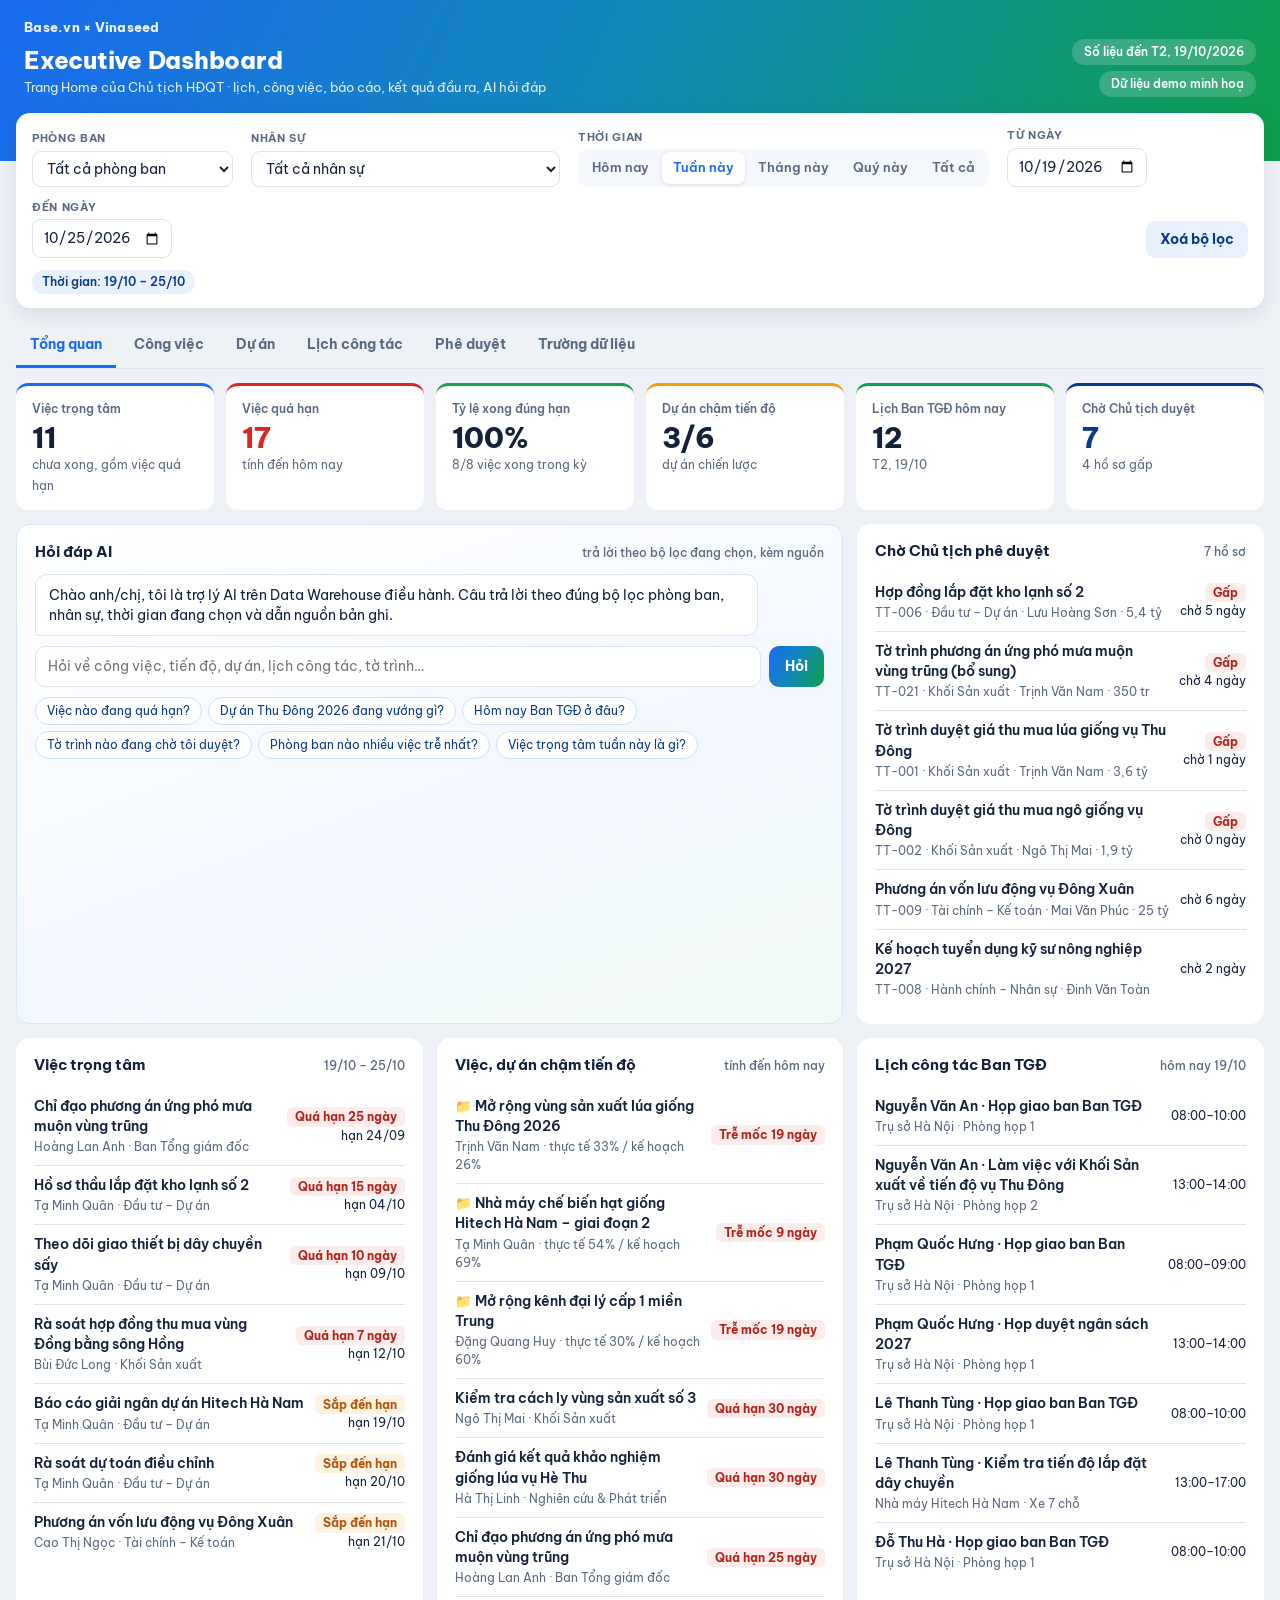
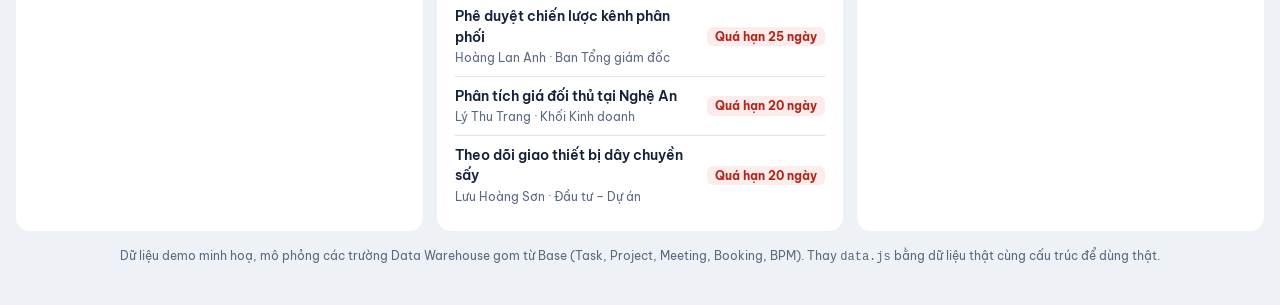
<file: dashboard/index.html>
<!doctype html>
<html lang="vi">
<head>
<meta charset="utf-8">
<meta name="viewport" content="width=device-width, initial-scale=1">
<title>Executive Dashboard · Vinaseed</title>
<link rel="preconnect" href="https://fonts.googleapis.com">
<link href="https://fonts.googleapis.com/css2?family=Be+Vietnam+Pro:wght@400;500;600;700;800&display=swap" rel="stylesheet">
<script src="vendor/chart.umd.min.js"></script>
<script src="data.js"></script>
<style>
:root{
  --blue:#1A6BF0; --blue-d:#0B3A8C; --navy:#0B2148; --blue-s:#EAF1FE;
  --green:#0E9F4B; --green-d:#0A6B34; --green-s:#E8F6EE;
  --ink:#13213A; --muted:#5A6A80; --line:#DCE4EE; --soft:#F5F8FC; --bg:#EEF2F7; --card:#fff;
  --ok:#16a34a; --ok2:#84cc16; --doing:#1A6BF0; --soon:#f59e0b; --late:#dc2626; --idle:#94a3b8;
  --grad:linear-gradient(115deg,#1A6BF0 0%,#1288B8 48%,#0E9F4B 100%);
}
*{box-sizing:border-box;margin:0;padding:0}
body{font-family:'Be Vietnam Pro',system-ui,sans-serif;background:var(--bg);color:var(--ink);font-size:14px;line-height:1.5}
button,select,input{font:inherit;color:inherit}
header{background:var(--grad);color:#fff;padding:18px 24px 64px}
.hwrap{max-width:1360px;margin:0 auto;display:flex;justify-content:space-between;align-items:flex-end;gap:16px;flex-wrap:wrap}
header .brand{font-weight:800;font-size:13px;opacity:.9;letter-spacing:.02em}
header h1{font-size:24px;font-weight:800;letter-spacing:-.01em;margin-top:4px}
header p{opacity:.88;font-size:13px}
.badge{display:inline-flex;align-items:center;gap:6px;background:rgba(255,255,255,.18);border-radius:20px;padding:4px 12px;font-size:12px;font-weight:600}
main{max-width:1360px;margin:-48px auto 40px;padding:0 16px}

/* filter bar */
.filters{background:var(--card);border-radius:14px;box-shadow:0 6px 20px rgba(11,33,72,.10);padding:14px 16px;display:flex;flex-wrap:wrap;gap:12px 18px;align-items:flex-end;position:sticky;top:8px;z-index:20}
.f{display:flex;flex-direction:column;gap:4px;min-width:0}
.f label{font-size:11px;font-weight:700;letter-spacing:.06em;text-transform:uppercase;color:var(--muted)}
.f select,.f input{border:1px solid var(--line);border-radius:9px;padding:7px 10px;background:#fff;min-width:170px}
.f input[type=date]{min-width:0;width:140px}
#fPerson{min-width:230px}
.seg{display:flex;background:var(--soft);border-radius:10px;padding:3px;gap:2px;flex-wrap:wrap}
.seg button{border:0;background:transparent;border-radius:8px;padding:6px 11px;cursor:pointer;font-weight:600;font-size:13px;color:var(--muted)}
.seg button.on{background:#fff;color:var(--blue);box-shadow:0 1px 4px rgba(11,33,72,.12)}
.reset{border:0;background:var(--blue-s);color:var(--blue-d);border-radius:9px;padding:8px 14px;font-weight:700;cursor:pointer;margin-left:auto}
.chips{display:flex;flex-wrap:wrap;gap:6px;width:100%}
.chips:empty{display:none}
.chip{display:inline-flex;align-items:center;gap:6px;background:var(--blue-s);color:var(--blue-d);border-radius:20px;padding:3px 10px;font-size:12px;font-weight:600}
.chip button{border:0;background:none;cursor:pointer;font-weight:800;color:var(--blue-d)}

/* tabs */
.tabs{display:flex;gap:4px;margin:16px 0 14px;overflow-x:auto;border-bottom:1px solid var(--line)}
.tabs button{border:0;background:none;padding:10px 14px;font-weight:700;color:var(--muted);cursor:pointer;border-bottom:3px solid transparent;white-space:nowrap}
.tabs button.on{color:var(--blue);border-bottom-color:var(--blue)}
.view{display:none}.view.on{display:block}

/* grid & cards */
.kpis{display:grid;grid-template-columns:repeat(6,minmax(0,1fr));gap:12px;margin-bottom:14px}
.kpi{background:var(--card);border-radius:12px;padding:14px 16px;border-top:3px solid var(--blue);cursor:default}
.kpi.click{cursor:pointer}
.kpi small{display:block;font-size:12px;color:var(--muted);font-weight:600}
.kpi b{display:block;font-size:28px;font-weight:800;line-height:1.15;margin-top:4px}
.kpi span{font-size:12px;color:var(--muted)}
.grid{display:grid;grid-template-columns:repeat(3,minmax(0,1fr));gap:14px}
.card{background:var(--card);border-radius:14px;padding:16px 18px;min-width:0}
.card.s2{grid-column:span 2}.card.s3{grid-column:1/-1}
.card h3{font-size:15px;font-weight:700;display:flex;justify-content:space-between;align-items:baseline;gap:8px;margin-bottom:10px}
.card h3 small{font-size:12px;color:var(--muted);font-weight:500}
.hint{font-size:12px;color:var(--muted);margin:-6px 0 10px}
.cv{position:relative;height:260px}
.cv.tall{height:340px}
.empty{color:var(--muted);font-size:13px;padding:18px 0;text-align:center}

/* lists */
.list{display:flex;flex-direction:column}
.li{display:grid;grid-template-columns:1fr auto;gap:2px 10px;padding:9px 0;border-top:1px solid var(--line)}
.li:first-child{border-top:0}
.li .t{font-weight:600;font-size:13.5px}
.li .m{font-size:12px;color:var(--muted);grid-column:1}
.li .r{grid-row:1/3;grid-column:2;align-self:center;text-align:right;font-size:12px}
.tag{display:inline-block;border-radius:6px;padding:1px 8px;font-size:11.5px;font-weight:700;white-space:nowrap}
.t-late{background:#FDECEC;color:#B42318}.t-soon{background:#FEF3E2;color:#B45309}.t-ok{background:var(--green-s);color:var(--green-d)}
.t-doing{background:var(--blue-s);color:var(--blue-d)}.t-idle{background:#EEF1F5;color:#526070}
.more{font-size:12px;color:var(--blue);font-weight:600;cursor:pointer;margin-top:6px;background:none;border:0;padding:0}

/* AI */
.ai{background:linear-gradient(160deg,#fff 0%,#F3F8FF 60%,#F1FAF4 100%);border:1px solid #D7E5FB}
.ai .log{max-height:300px;overflow:auto;display:flex;flex-direction:column;gap:10px;margin-bottom:10px;padding-right:4px}
.msg{border-radius:12px;padding:10px 13px;font-size:13.5px;max-width:92%}
.msg.me{background:var(--blue);color:#fff;align-self:flex-end;border-bottom-right-radius:3px}
.msg.bot{background:#fff;border:1px solid var(--line);align-self:flex-start;border-bottom-left-radius:3px}
.msg.bot ul{margin:6px 0 0 18px}
.msg .src{margin-top:8px;font-size:11.5px;color:var(--muted)}
.ask{display:flex;gap:8px}
.ask input{flex:1;border:1px solid var(--line);border-radius:10px;padding:9px 12px;background:#fff}
.ask button{border:0;background:var(--grad);color:#fff;border-radius:10px;padding:0 16px;font-weight:700;cursor:pointer}
.sugg{display:flex;flex-wrap:wrap;gap:6px;margin-top:10px}
.sugg button{border:1px solid #CFE0FA;background:#fff;color:var(--blue-d);border-radius:20px;padding:4px 11px;font-size:12px;cursor:pointer}

/* people progress */
.pp{display:grid;grid-template-columns:150px 1fr 70px;gap:10px;align-items:center;padding:6px 4px;border-radius:8px;cursor:pointer}
.pp:hover{background:var(--soft)}
.pp .n{font-size:13px;font-weight:600;white-space:nowrap;overflow:hidden;text-overflow:ellipsis}
.pp .n small{display:block;font-weight:400;color:var(--muted);font-size:11px}
.bar{height:10px;border-radius:6px;background:#EEF1F5;display:flex;overflow:hidden}
.bar i{display:block;height:100%}
.pp .v{font-size:12px;text-align:right;color:var(--muted)}

/* projects */
.projs{display:grid;grid-template-columns:repeat(2,minmax(0,1fr));gap:14px}
.pj{border:1px solid var(--line);border-radius:12px;padding:14px 16px;border-left:4px solid var(--ok)}
.pj.slow{border-left-color:var(--late)}.pj.risk{border-left-color:var(--soon)}
.pj h4{font-size:14.5px;line-height:1.35;margin-bottom:4px}
.pj .meta{font-size:12px;color:var(--muted);margin-bottom:10px}
.pbar{position:relative;height:12px;background:#EEF1F5;border-radius:7px;margin:4px 0 2px}
.pbar i{position:absolute;left:0;top:0;bottom:0;border-radius:7px;background:var(--blue)}
.pbar u{position:absolute;top:-3px;bottom:-3px;width:2px;background:var(--ink)}
.pj .row{display:flex;justify-content:space-between;font-size:12px;color:var(--muted)}
.pj .kv{display:grid;grid-template-columns:repeat(3,1fr);gap:8px;margin-top:10px}
.pj .kv div{background:var(--soft);border-radius:8px;padding:6px 8px;font-size:11.5px;color:var(--muted)}
.pj .kv b{display:block;color:var(--ink);font-size:13.5px}
.pj ul{list-style:none;margin-top:10px;font-size:12.5px}
.pj li{padding:2px 0}

/* calendar matrix */
.cal{overflow-x:auto}
.cal table{border-collapse:separate;border-spacing:4px;min-width:100%}
.cal th{font-size:12px;color:var(--muted);font-weight:700;text-align:left;padding:4px 6px;white-space:nowrap}
.cal th.today{color:var(--blue)}
.cal td{vertical-align:top;min-width:130px}
.cal td.who{min-width:150px;font-size:13px;font-weight:600;cursor:pointer}
.cal td.who small{display:block;font-weight:400;color:var(--muted);font-size:11px}
.ev{border-radius:8px;padding:5px 7px;font-size:11.5px;line-height:1.35;margin-bottom:4px;background:var(--blue-s);border-left:3px solid var(--blue)}
.ev.out{background:var(--green-s);border-left-color:var(--green)}
.ev.guest{background:#FEF3E2;border-left-color:var(--soon)}
.ev b{display:block;font-size:11px}

/* tables */
.tbar{display:flex;gap:10px;align-items:center;margin-bottom:10px;flex-wrap:wrap}
.tbar input{border:1px solid var(--line);border-radius:9px;padding:7px 10px;min-width:240px}
.tbar span{font-size:12px;color:var(--muted)}
.tw{overflow-x:auto}
table.dt{width:100%;border-collapse:collapse;font-size:13px}
table.dt th{text-align:left;font-size:11.5px;text-transform:uppercase;letter-spacing:.05em;color:var(--muted);padding:8px 10px;background:var(--soft);cursor:pointer;white-space:nowrap;user-select:none}
table.dt td{padding:8px 10px;border-top:1px solid var(--line);vertical-align:top}
table.dt tr:hover td{background:#FAFCFF}
.pager{display:flex;gap:6px;justify-content:flex-end;margin-top:8px;font-size:12px;align-items:center}
.pager button{border:1px solid var(--line);background:#fff;border-radius:7px;padding:3px 10px;cursor:pointer}

/* data dictionary */
.dd h4{font-size:14px;margin:6px 0 6px;display:flex;gap:8px;align-items:center}
.dd .src{font-size:11.5px;font-weight:700;border-radius:6px;padding:1px 8px;background:var(--green-s);color:var(--green-d)}
.dd code{font-family:ui-monospace,Menlo,monospace;font-size:12px;background:var(--soft);padding:1px 6px;border-radius:5px}

.note{font-size:12px;color:var(--muted);margin-top:16px;text-align:center}
@media (max-width:1100px){.kpis{grid-template-columns:repeat(3,1fr)}.grid{grid-template-columns:repeat(2,minmax(0,1fr))}.card.s2{grid-column:1/-1}}
@media (max-width:720px){header{padding:16px 16px 60px}.kpis{grid-template-columns:repeat(2,1fr)}.grid,.projs{grid-template-columns:1fr}.f select,.f input{min-width:0;width:100%}.f{flex:1 1 100%}.reset{margin-left:0}.filters{position:static}.pp{grid-template-columns:110px 1fr 56px}}
</style>
</head>
<body>
<header>
  <div class="hwrap">
    <div>
      <div class="brand">Base.vn × Vinaseed</div>
      <h1>Executive Dashboard</h1>
      <p>Trang Home của Chủ tịch HĐQT · lịch, công việc, báo cáo, kết quả đầu ra, AI hỏi đáp</p>
    </div>
    <div style="text-align:right">
      <div class="badge" id="asof"></div>
      <div style="margin-top:6px"><span class="badge">Dữ liệu demo minh hoạ</span></div>
    </div>
  </div>
</header>

<main>
  <section class="filters" aria-label="Bộ lọc">
    <div class="f"><label for="fDept">Phòng ban</label><select id="fDept"></select></div>
    <div class="f"><label for="fPerson">Nhân sự</label><select id="fPerson"></select></div>
    <div class="f"><label>Thời gian</label>
      <div class="seg" id="fPreset">
        <button data-p="today">Hôm nay</button><button data-p="week">Tuần này</button><button data-p="month">Tháng này</button><button data-p="quarter">Quý này</button><button data-p="all">Tất cả</button>
      </div>
    </div>
    <div class="f"><label for="fFrom">Từ ngày</label><input type="date" id="fFrom"></div>
    <div class="f"><label for="fTo">Đến ngày</label><input type="date" id="fTo"></div>
    <button class="reset" id="fReset">Xoá bộ lọc</button>
    <div class="chips" id="chips"></div>
  </section>

  <nav class="tabs" id="tabs">
    <button data-v="home" class="on">Tổng quan</button>
    <button data-v="tasks">Công việc</button>
    <button data-v="projects">Dự án</button>
    <button data-v="calendar">Lịch công tác</button>
    <button data-v="approvals">Phê duyệt</button>
    <button data-v="fields">Trường dữ liệu</button>
  </nav>

  <!-- ═══ Tổng quan ═══ -->
  <section class="view on" id="v-home">
    <div class="kpis" id="kpiHome"></div>
    <div class="grid">
      <div class="card s2 ai">
        <h3>Hỏi đáp AI <small>trả lời theo bộ lọc đang chọn, kèm nguồn</small></h3>
        <div class="log" id="aiLog"></div>
        <form class="ask" id="aiForm"><input id="aiInput" placeholder="Hỏi về công việc, tiến độ, dự án, lịch công tác, tờ trình…" autocomplete="off"><button>Hỏi</button></form>
        <div class="sugg" id="aiSugg"></div>
      </div>
      <div class="card"><h3>Chờ Chủ tịch phê duyệt <small id="apCount"></small></h3><div class="list" id="homeApprovals"></div></div>
      <div class="card"><h3>Việc trọng tâm <small id="focusRange"></small></h3><div class="list" id="homeFocus"></div></div>
      <div class="card"><h3>Việc, dự án chậm tiến độ <small>tính đến hôm nay</small></h3><div class="list" id="homeLate"></div></div>
      <div class="card"><h3>Lịch công tác Ban TGĐ <small id="calDay"></small></h3><div class="list" id="homeCal"></div></div>
    </div>
  </section>

  <!-- ═══ Công việc ═══ -->
  <section class="view" id="v-tasks">
    <div class="kpis" id="kpiTasks"></div>
    <div class="grid">
      <div class="card"><h3>Trạng thái tiến độ</h3><div class="hint">Nhấp một lát để lọc bảng</div><div class="cv"><canvas id="cStatus"></canvas></div></div>
      <div class="card s2"><h3>Tiến độ theo phòng ban</h3><div class="hint">Nhấp một cột để lọc theo phòng ban</div><div class="cv"><canvas id="cDept"></canvas></div></div>
      <div class="card"><h3>Nguồn giao việc</h3><div class="cv"><canvas id="cSource"></canvas></div></div>
      <div class="card s2"><h3>Theo nhân sự <small>nhấp để lọc</small></h3><div id="people"></div></div>
      <div class="card s3"><h3>Việc đến hạn theo tuần</h3><div class="cv"><canvas id="cWeek"></canvas></div></div>
      <div class="card s3"><h3>Bảng công việc</h3><div id="tTasks"></div></div>
    </div>
  </section>

  <!-- ═══ Dự án ═══ -->
  <section class="view" id="v-projects">
    <div class="kpis" id="kpiProjects"></div>
    <div class="grid">
      <div class="card s3"><h3>Tiến độ thực tế so với kế hoạch</h3><div class="hint">Kế hoạch = tỷ lệ thời gian đã qua; thực tế = tỷ lệ đầu việc hoàn thành</div><div class="cv"><canvas id="cProj"></canvas></div></div>
    </div>
    <div class="projs" id="projCards" style="margin-top:14px"></div>
  </section>

  <!-- ═══ Lịch công tác ═══ -->
  <section class="view" id="v-calendar">
    <div class="kpis" id="kpiCal"></div>
    <div class="grid">
      <div class="card s3"><h3>Ai đang ở đâu <small>theo ngày làm việc trong kỳ (tối đa 10 ngày)</small></h3><div class="cal" id="calMatrix"></div></div>
      <div class="card"><h3>Theo loại lịch</h3><div class="cv"><canvas id="cEvType"></canvas></div></div>
      <div class="card s2"><h3>Theo địa điểm</h3><div class="cv"><canvas id="cEvPlace"></canvas></div></div>
      <div class="card s3"><h3>Danh sách lịch</h3><div id="tEvents"></div></div>
    </div>
  </section>

  <!-- ═══ Phê duyệt ═══ -->
  <section class="view" id="v-approvals">
    <div class="kpis" id="kpiAp"></div>
    <div class="grid">
      <div class="card"><h3>Theo bước quy trình</h3><div class="cv"><canvas id="cStep"></canvas></div></div>
      <div class="card s2"><h3>Thời gian chờ trung bình theo loại <small>ngày, hồ sơ đang mở</small></h3><div class="cv"><canvas id="cKind"></canvas></div></div>
      <div class="card s3"><h3>Danh sách tờ trình, đề xuất</h3><div id="tAp"></div></div>
    </div>
  </section>

  <!-- ═══ Trường dữ liệu ═══ -->
  <section class="view" id="v-fields">
    <div class="card dd" id="dict"></div>
  </section>

  <p class="note">Dữ liệu demo minh hoạ, mô phỏng các trường Data Warehouse gom từ Base (Task, Project, Meeting, Booking, BPM). Thay <code>data.js</code> bằng dữ liệu thật cùng cấu trúc để dùng thật.</p>
</main>

<script>
(function () {
  const D = window.VSD_DATA;
  const TODAY = D.meta.today;
  const P = Object.fromEntries(D.people.map(p => [p.id, p]));
  const PROJ = Object.fromEntries(D.projects.map(p => [p.id, p]));
  const LEADERS = D.people.filter(p => p.leader);

  // ───── helpers ─────
  const $ = s => document.querySelector(s);
  const esc = s => String(s ?? '').replace(/[&<>"]/g, c => ({ '&': '&amp;', '<': '&lt;', '>': '&gt;', '"': '&quot;' }[c]));
  const nf = new Intl.NumberFormat('vi-VN');
  const fmtInt = n => nf.format(n);
  const fmtPct = n => isFinite(n) ? nf.format(Math.round(n * 1000) / 10) + '%' : '–';
  const fmtMoney = n => !n ? '–' : n >= 1e9 ? nf.format(Math.round(n / 1e8) / 10) + ' tỷ' : nf.format(Math.round(n / 1e6)) + ' tr';
  const toD = s => new Date(s + 'T00:00:00');
  const iso = dt => dt.toISOString().slice(0, 10);
  const addDays = (s, n) => { const x = toD(s); x.setDate(x.getDate() + n); return iso(new Date(Date.UTC(x.getFullYear(), x.getMonth(), x.getDate()))); };
  const diff = (a, b) => Math.round((toD(a) - toD(b)) / 864e5);
  const dmy = s => s ? s.slice(8, 10) + '/' + s.slice(5, 7) : '';
  const WD = ['CN', 'T2', 'T3', 'T4', 'T5', 'T6', 'T7'];
  const wd = s => WD[toD(s).getDay()];
  const name = id => P[id] ? P[id].name : id;

  // ───── trạng thái tiến độ công việc (tính đến hôm nay) ─────
  const ST = ['Hoàn thành đúng hạn', 'Hoàn thành trễ', 'Đang làm', 'Sắp đến hạn', 'Quá hạn', 'Chưa bắt đầu'];
  const STC = { 'Hoàn thành đúng hạn': '#16a34a', 'Hoàn thành trễ': '#84cc16', 'Đang làm': '#1A6BF0', 'Sắp đến hạn': '#f59e0b', 'Quá hạn': '#dc2626', 'Chưa bắt đầu': '#94a3b8' };
  const STT = { 'Hoàn thành đúng hạn': 't-ok', 'Hoàn thành trễ': 't-ok', 'Đang làm': 't-doing', 'Sắp đến hạn': 't-soon', 'Quá hạn': 't-late', 'Chưa bắt đầu': 't-idle' };
  D.tasks.forEach(t => {
    if (t.status === 'Hoàn thành') t.track = t.done_on <= t.deadline ? ST[0] : ST[1];
    else if (t.deadline < TODAY) t.track = 'Quá hạn';
    else if (diff(t.deadline, TODAY) <= 3) t.track = 'Sắp đến hạn';
    else if (t.status === 'Chưa bắt đầu') t.track = 'Chưa bắt đầu';
    else t.track = 'Đang làm';
    t.late_days = t.track === 'Quá hạn' ? diff(TODAY, t.deadline) : 0;
  });
  const isDone = t => t.status === 'Hoàn thành';

  // ───── bộ lọc ─────
  const F = { dept: '', person: '', preset: 'week', from: '', to: '' };
  function presetRange(p) {
    const t = toD(TODAY);
    if (p === 'today') return [TODAY, TODAY];
    if (p === 'week') { const dow = (t.getDay() + 6) % 7; const s = addDays(TODAY, -dow); return [s, addDays(s, 6)]; }
    if (p === 'month') { const s = TODAY.slice(0, 8) + '01'; const e = new Date(t.getFullYear(), t.getMonth() + 1, 0); return [s, TODAY.slice(0, 8) + String(e.getDate()).padStart(2, '0')]; }
    if (p === 'quarter') { const q = Math.floor(t.getMonth() / 3); const s = new Date(Date.UTC(t.getFullYear(), q * 3, 1)); const e = new Date(Date.UTC(t.getFullYear(), q * 3 + 3, 0)); return [iso(s), iso(e)]; }
    return ['', ''];
  }
  const inR = s => (!F.from || s >= F.from) && (!F.to || s <= F.to);
  const overlap = (a, b) => (!F.to || a <= F.to) && (!F.from || b >= F.from);
  const personDept = id => P[id] ? P[id].dept : '';

  const sel = {
    tasks(withTime = true) {
      // việc quá hạn chưa xong được mang sang mọi kỳ có chứa hôm nay
      const carry = t => t.track === 'Quá hạn' && (!F.to || F.to >= TODAY) && (!F.from || F.from <= TODAY);
      return D.tasks.filter(t => (!F.dept || t.dept === F.dept) && (!F.person || t.assignee === F.person || t.assigner === F.person) && (!withTime || inR(t.deadline) || carry(t)));
    },
    overdue() { return sel.tasks(false).filter(t => t.track === 'Quá hạn').sort((a, b) => b.late_days - a.late_days); },
    projects(withTime = true) {
      return D.projects.filter(p => (!F.dept || p.dept === F.dept) && (!F.person || p.owner === F.person) && (!withTime || overlap(p.start, p.end)));
    },
    events() {
      return D.events.filter(e => (!F.dept || personDept(e.person) === F.dept || e.related_dept === F.dept) && (!F.person || e.person === F.person) && inR(e.date))
        .sort((a, b) => (a.date + a.start).localeCompare(b.date + b.start));
    },
    approvals() {
      return D.approvals.filter(a => (!F.dept || a.dept === F.dept) && (!F.person || a.submitter === F.person || a.approver === F.person) && (!a.closed || inR(a.closed)));
    },
  };

  function initFilters() {
    $('#fDept').innerHTML = '<option value="">Tất cả phòng ban</option>' + D.departments.map(d => `<option>${esc(d)}</option>`).join('');
    fillPeople();
    $('#fDept').onchange = e => { F.dept = e.target.value; if (F.person && personDept(F.person) !== F.dept && F.dept) F.person = ''; fillPeople(); render(); };
    $('#fPerson').onchange = e => { F.person = e.target.value; render(); };
    document.querySelectorAll('#fPreset button').forEach(b => b.onclick = () => setPreset(b.dataset.p));
    $('#fFrom').onchange = e => { F.from = e.target.value; F.preset = 'custom'; syncTime(); render(); };
    $('#fTo').onchange = e => { F.to = e.target.value; F.preset = 'custom'; syncTime(); render(); };
    $('#fReset').onclick = () => { F.dept = ''; F.person = ''; $('#fDept').value = ''; fillPeople(); setPreset('week'); };
    setPreset('week', true);
  }
  function fillPeople() {
    const list = D.people.filter(p => !F.dept || p.dept === F.dept);
    $('#fPerson').innerHTML = '<option value="">Tất cả nhân sự</option>' + list.map(p => `<option value="${p.id}">${esc(p.name)} · ${esc(p.title)}</option>`).join('');
    $('#fPerson').value = F.person;
  }
  function setPreset(p, silent) { F.preset = p; [F.from, F.to] = presetRange(p); syncTime(); if (!silent) render(); }
  function syncTime() {
    document.querySelectorAll('#fPreset button').forEach(b => b.classList.toggle('on', b.dataset.p === F.preset));
    $('#fFrom').value = F.from; $('#fTo').value = F.to;
  }
  function setDept(d) { F.dept = F.dept === d ? '' : d; $('#fDept').value = F.dept; if (F.person && personDept(F.person) !== F.dept) F.person = ''; fillPeople(); render(); }
  function setPerson(id) { F.person = F.person === id ? '' : id; fillPeople(); render(); }
  const rangeLabel = () => !F.from && !F.to ? 'mọi thời gian' : F.from === F.to ? dmy(F.from) : `${dmy(F.from) || '…'} – ${dmy(F.to) || '…'}`;
  function renderChips() {
    const c = [];
    if (F.dept) c.push(['Phòng ban: ' + F.dept, () => setDept(F.dept)]);
    if (F.person) c.push(['Nhân sự: ' + name(F.person), () => setPerson(F.person)]);
    if (TF.track) c.push(['Tiến độ: ' + TF.track, () => { TF.track = ''; render(); }]);
    c.push(['Thời gian: ' + rangeLabel(), null]);
    const box = $('#chips'); box.innerHTML = '';
    c.forEach(([t, fn]) => { const s = document.createElement('span'); s.className = 'chip'; s.textContent = t; if (fn) { const b = document.createElement('button'); b.textContent = '×'; b.title = 'Bỏ lọc'; b.onclick = fn; s.append(b); } box.append(s); });
  }

  // ───── KPI ─────
  function kpis(el, items) {
    $(el).innerHTML = items.map(k => `<div class="kpi" style="border-top-color:${k.c || 'var(--blue)'}"><small>${esc(k.l)}</small><b style="color:${k.vc || 'var(--ink)'}">${k.v}</b><span>${k.s || ''}</span></div>`).join('');
  }

  // ───── charts ─────
  const charts = {};
  const hasChart = typeof Chart !== 'undefined';
  if (hasChart) { Chart.defaults.font.family = "'Be Vietnam Pro', sans-serif"; Chart.defaults.color = '#5A6A80'; Chart.defaults.plugins.legend.labels.boxWidth = 12; }
  function chart(id, cfg) {
    if (!hasChart) return;
    if (charts[id]) charts[id].destroy();
    charts[id] = new Chart(document.getElementById(id), cfg);
  }
  const countBy = (arr, f) => arr.reduce((m, x) => { const k = f(x); m[k] = (m[k] || 0) + 1; return m; }, {});

  // ───── bảng có tìm kiếm / sắp xếp / phân trang ─────
  const TS = {};
  function table(el, cols, rows, key) {
    const st = TS[key] || (TS[key] = { q: '', sort: null, dir: 1, page: 0 });
    const wrap = $(el);
    const q = st.q.toLowerCase();
    let data = rows.filter(r => !q || cols.some(c => String(c.text ? c.text(r) : r[c.k] ?? '').toLowerCase().includes(q)));
    if (st.sort != null) { const c = cols[st.sort]; const v = r => c.sortv ? c.sortv(r) : (c.text ? c.text(r) : r[c.k]); data = data.slice().sort((a, b) => (v(a) > v(b) ? 1 : v(a) < v(b) ? -1 : 0) * st.dir); }
    const per = 12, pages = Math.max(1, Math.ceil(data.length / per)); st.page = Math.min(st.page, pages - 1);
    const view = data.slice(st.page * per, st.page * per + per);
    wrap.innerHTML = `<div class="tbar"><input placeholder="Tìm trong bảng…" value="${esc(st.q)}"><span>${fmtInt(data.length)} dòng</span></div>
      <div class="tw"><table class="dt"><thead><tr>${cols.map((c, i) => `<th data-i="${i}">${esc(c.h)}${st.sort === i ? (st.dir > 0 ? ' ▲' : ' ▼') : ''}</th>`).join('')}</tr></thead>
      <tbody>${view.map(r => `<tr>${cols.map(c => `<td>${c.html ? c.html(r) : esc(c.text ? c.text(r) : r[c.k])}</td>`).join('')}</tr>`).join('') || `<tr><td colspan="${cols.length}" class="empty">Không có dữ liệu trong bộ lọc hiện tại</td></tr>`}</tbody></table></div>
      <div class="pager"><button data-p="-1">‹</button><span>Trang ${st.page + 1}/${pages}</span><button data-p="1">›</button></div>`;
    const inp = wrap.querySelector('input');
    inp.oninput = () => { st.q = inp.value; st.page = 0; table(el, cols, rows, key); const i2 = $(el).querySelector('input'); i2.focus(); i2.setSelectionRange(i2.value.length, i2.value.length); };
    wrap.querySelectorAll('th').forEach(th => th.onclick = () => { const i = +th.dataset.i; st.dir = st.sort === i ? -st.dir : 1; st.sort = i; table(el, cols, rows, key); });
    wrap.querySelectorAll('.pager button').forEach(b => b.onclick = () => { st.page = Math.max(0, Math.min(pages - 1, st.page + +b.dataset.p)); table(el, cols, rows, key); });
  }
  const trackTag = t => `<span class="tag ${STT[t.track]}">${t.track}${t.late_days ? ' ' + t.late_days + ' ngày' : ''}</span>`;

  // ═════════ TỔNG QUAN ═════════
  function renderHome() {
    const tasks = sel.tasks(), od = sel.overdue();
    const focus = tasks.filter(t => t.focus && !isDone(t)).sort((a, b) => a.deadline.localeCompare(b.deadline));
    const doneIn = tasks.filter(isDone);
    const onTime = doneIn.filter(t => t.track === ST[0]).length;
    const projs = sel.projects(false), slowP = projs.filter(p => p.status === 'Chậm tiến độ');
    const pending = sel.approvals().filter(a => !a.closed);
    const forCT = pending.filter(a => a.step.startsWith('B3')).sort((a, b) => (b.urgent - a.urgent) || (b.waiting_days - a.waiting_days));
    const evToday = D.events.filter(e => e.date === TODAY && (!F.dept || personDept(e.person) === F.dept || e.related_dept === F.dept) && (!F.person || e.person === F.person));
    kpis('#kpiHome', [
      { l: 'Việc trọng tâm', v: fmtInt(focus.length), s: 'chưa xong, gồm việc quá hạn' },
      { l: 'Việc quá hạn', v: fmtInt(od.length), vc: od.length ? 'var(--late)' : '', c: 'var(--late)', s: 'tính đến hôm nay' },
      { l: 'Tỷ lệ xong đúng hạn', v: fmtPct(onTime / doneIn.length), c: 'var(--ok)', s: `${fmtInt(onTime)}/${fmtInt(doneIn.length)} việc xong trong kỳ` },
      { l: 'Dự án chậm tiến độ', v: `${fmtInt(slowP.length)}/${fmtInt(projs.length)}`, c: 'var(--soon)', s: 'dự án chiến lược' },
      { l: 'Lịch Ban TGĐ hôm nay', v: fmtInt(evToday.length), c: 'var(--green)', s: `${wd(TODAY)}, ${dmy(TODAY)}` },
      { l: 'Chờ Chủ tịch duyệt', v: fmtInt(forCT.length), vc: 'var(--blue-d)', c: 'var(--blue-d)', s: `${fmtInt(forCT.filter(a => a.urgent).length)} hồ sơ gấp` },
    ]);
    $('#apCount').textContent = forCT.length + ' hồ sơ';
    $('#homeApprovals').innerHTML = forCT.slice(0, 6).map(a => `<div class="li"><div class="t">${esc(a.title)}</div><div class="m">${esc(a.id)} · ${esc(a.dept)} · ${esc(name(a.submitter))}${a.amount ? ' · ' + fmtMoney(a.amount) : ''}</div><div class="r">${a.urgent ? '<span class="tag t-late">Gấp</span><br>' : ''}chờ ${a.waiting_days} ngày</div></div>`).join('') || '<div class="empty">Không có hồ sơ chờ duyệt</div>';
    $('#focusRange').textContent = rangeLabel();
    $('#homeFocus').innerHTML = focus.slice(0, 7).map(t => `<div class="li"><div class="t">${esc(t.title)}</div><div class="m">${esc(name(t.assignee))} · ${esc(t.dept)}</div><div class="r">${trackTag(t)}<br>hạn ${dmy(t.deadline)}</div></div>`).join('') || '<div class="empty">Không có việc trọng tâm trong kỳ</div>';
    const lateItems = slowP.map(p => `<div class="li"><div class="t">📁 ${esc(p.name)}</div><div class="m">${esc(name(p.owner))} · thực tế ${p.progress}% / kế hoạch ${p.plan}%</div><div class="r"><span class="tag t-late">${p.late_days ? 'Trễ mốc ' + p.late_days + ' ngày' : 'Chậm'}</span></div></div>`)
      .concat(od.slice(0, 6).map(t => `<div class="li"><div class="t">${esc(t.title)}</div><div class="m">${esc(name(t.assignee))} · ${esc(t.dept)}</div><div class="r">${trackTag(t)}</div></div>`));
    $('#homeLate').innerHTML = lateItems.join('') || '<div class="empty">Không có việc chậm</div>';
    const evs = evToday.length ? evToday : sel.events();
    $('#calDay').textContent = evToday.length ? `hôm nay ${dmy(TODAY)}` : rangeLabel();
    $('#homeCal').innerHTML = evs.slice(0, 7).map(e => `<div class="li"><div class="t">${esc(name(e.person))} · ${esc(e.title)}</div><div class="m">${esc(e.place)} · ${esc(e.resource)}</div><div class="r">${evToday.length ? '' : wd(e.date) + ' ' + dmy(e.date) + '<br>'}${e.start}–${e.end}</div></div>`).join('') || '<div class="empty">Không có lịch</div>';
  }

  // ───── AI hỏi đáp (mô phỏng trên dữ liệu đang lọc) ─────
  const SUGG = ['Việc nào đang quá hạn?', 'Dự án Thu Đông 2026 đang vướng gì?', 'Hôm nay Ban TGĐ ở đâu?', 'Tờ trình nào đang chờ tôi duyệt?', 'Phòng ban nào nhiều việc trễ nhất?', 'Việc trọng tâm tuần này là gì?'];
  const norm = s => s.toLowerCase().normalize('NFD').replace(/[̀-ͯ]/g, '').replace(/đ/g, 'd');
  function answer(q) {
    const n = norm(q), scope = (F.dept || F.person) ? ` (đang lọc: ${[F.dept, F.person && name(F.person)].filter(Boolean).join(', ')})` : '';
    const projHit = D.projects.find(p => [['thu dong', 'VSD26'], ['hitech', 'HTHN2'], ['ha nam', 'HTHN2'], ['khao nghiem', 'KN-DX27'], ['dai ly', 'DL-MT'], ['mien trung', 'DL-MT'], ['kho lanh', 'KHO-L'], ['base', 'B20'], ['chuyen doi so', 'B20']].some(([k, id]) => id === p.id && n.includes(k)));
    if (projHit) {
      const p = projHit, late = p.milestones.filter(m => !m.done && m.due < TODAY);
      return { h: `<b>${esc(p.name)}</b> — ${esc(p.status.toLowerCase())}: hoàn thành ${p.tasks_done}/${p.tasks_total} đầu việc (${p.progress}%), kế hoạch theo thời gian ${p.plan}%.<ul>${late.map(m => `<li>Mốc “${esc(m.name)}” trễ ${diff(TODAY, m.due)} ngày (hạn ${dmy(m.due)})</li>`).join('')}${p.next_milestone && !late.length ? `<li>Mốc kế tiếp: ${esc(p.next_milestone)} (${dmy(p.next_due)})</li>` : ''}${p.risks.map(r => `<li>Rủi ro ${r.level === 'Cao' ? '<b>mức cao</b>' : 'mức ' + r.level.toLowerCase()}: ${esc(r.name)}</li>`).join('')}${p.cost_plan ? `<li>Chi phí kế hoạch ${fmtMoney(p.cost_plan)}${p.revenue_plan ? `, doanh thu dự kiến ${fmtMoney(p.revenue_plan)}` : ''}</li>` : ''}</ul>Phụ trách: ${esc(name(p.owner))}.`, src: `Project · ${p.id}` };
    }
    if (/qua han|tre han|bi tre|cham/.test(n) && !/du an|phong ban|don vi/.test(n)) {
      const od = sel.overdue();
      return { h: od.length ? `Có <b>${od.length}</b> việc quá hạn${scope}:<ul>${od.slice(0, 6).map(t => `<li>${esc(t.title)} — ${esc(name(t.assignee))}, trễ ${t.late_days} ngày</li>`).join('')}</ul>` : `Không có việc quá hạn${scope}.`, src: 'Task · ' + od.slice(0, 6).map(t => t.id).join(', ') };
    }
    if (/du an/.test(n)) {
      const ps = sel.projects(false), slow = ps.filter(p => p.status !== 'Đúng tiến độ');
      return { h: `${slow.length}/${ps.length} dự án cần chú ý${scope}:<ul>${slow.map(p => `<li><b>${esc(p.name)}</b>: ${esc(p.status.toLowerCase())}, ${p.progress}% so với kế hoạch ${p.plan}%${p.late_days ? `, trễ mốc ${p.late_days} ngày` : ''}</li>`).join('')}</ul>`, src: 'Project · ' + slow.map(p => p.id).join(', ') };
    }
    if (/lich|o dau|cong tac|di dau/.test(n)) {
      const day = /mai/.test(n) ? addDays(TODAY, 1) : TODAY;
      const ev = D.events.filter(e => e.date === day && (!F.person || e.person === F.person));
      const by = {}; ev.forEach(e => (by[e.person] = by[e.person] || []).push(e));
      return { h: `Lịch ${day === TODAY ? 'hôm nay' : 'ngày mai'} (${wd(day)} ${dmy(day)}):<ul>${Object.entries(by).map(([pid, es]) => `<li><b>${esc(name(pid))}</b> (${esc(P[pid].title)}): ${es.map(e => `${e.start} ${esc(e.title)} — ${esc(e.place)}`).join('; ')}</li>`).join('') || '<li>Không có lịch</li>'}</ul>`, src: 'Meeting, Booking · ' + ev.length + ' lịch' };
    }
    if (/duyet|to trinh|de xuat|phe duyet/.test(n)) {
      const ap = sel.approvals().filter(a => !a.closed && a.step.startsWith('B3')).sort((a, b) => (b.urgent - a.urgent) || (b.waiting_days - a.waiting_days));
      return { h: `Có <b>${ap.length}</b> hồ sơ chờ Chủ tịch duyệt, ${ap.filter(a => a.urgent).length} hồ sơ gấp:<ul>${ap.slice(0, 6).map(a => `<li>${a.urgent ? '<b>[Gấp]</b> ' : ''}${esc(a.title)} — ${esc(a.dept)}${a.amount ? ', ' + fmtMoney(a.amount) : ''}, chờ ${a.waiting_days} ngày</li>`).join('')}</ul>`, src: 'BPM · ' + ap.slice(0, 6).map(a => a.id).join(', ') };
    }
    if (/phong ban|don vi|khoi/.test(n)) {
      const od = sel.overdue(), c = Object.entries(countBy(od, t => t.dept)).sort((a, b) => b[1] - a[1]);
      return { h: c.length ? `Việc quá hạn theo phòng ban:<ul>${c.map(([d, k]) => `<li>${esc(d)}: <b>${k}</b> việc</li>`).join('')}</ul>${esc(c[0][0])} đang nhiều việc trễ nhất.` : 'Không phòng ban nào có việc quá hạn.', src: 'Task · ' + od.length + ' việc quá hạn' };
    }
    if (/trong tam|uu tien|hom nay lam|tuan nay/.test(n)) {
      const f = sel.tasks().filter(t => t.focus && !isDone(t)).sort((a, b) => a.deadline.localeCompare(b.deadline));
      return { h: `Việc trọng tâm (${rangeLabel()})${scope}:<ul>${f.slice(0, 7).map(t => `<li>${esc(t.title)} — ${esc(name(t.assignee))}, hạn ${dmy(t.deadline)}</li>`).join('') || '<li>Không có</li>'}</ul>`, src: 'Task · ' + f.slice(0, 7).map(t => t.id).join(', ') };
    }
    if (/ty le|dung han/.test(n)) {
      const t = sel.tasks().filter(isDone), by = {};
      t.forEach(x => { by[x.dept] = by[x.dept] || [0, 0]; by[x.dept][1]++; if (x.track === ST[0]) by[x.dept][0]++; });
      return { h: `Tỷ lệ hoàn thành đúng hạn (${rangeLabel()}):<ul>${Object.entries(by).map(([d, [a, b]]) => `<li>${esc(d)}: ${fmtPct(a / b)} (${a}/${b})</li>`).join('') || '<li>Chưa có việc hoàn thành trong kỳ</li>'}</ul>`, src: 'Task · ' + t.length + ' việc' };
    }
    return { h: 'Tôi có thể trả lời về việc quá hạn, việc trọng tâm, tiến độ dự án, lịch công tác Ban TGĐ, tờ trình chờ duyệt và tỷ lệ đúng hạn theo phòng ban. Hãy thử một câu gợi ý bên dưới.', src: '' };
  }
  function ask(q) {
    if (!q.trim()) return;
    const log = $('#aiLog'), a = answer(q);
    log.insertAdjacentHTML('beforeend', `<div class="msg me">${esc(q)}</div><div class="msg bot">${a.h}${a.src ? `<div class="src">Nguồn: ${esc(a.src)}</div>` : ''}</div>`);
    log.scrollTop = log.scrollHeight;
  }
  function initAI() {
    $('#aiSugg').innerHTML = SUGG.map(s => `<button type="button">${esc(s)}</button>`).join('');
    $('#aiSugg').querySelectorAll('button').forEach(b => b.onclick = () => ask(b.textContent));
    $('#aiForm').onsubmit = e => { e.preventDefault(); ask($('#aiInput').value); $('#aiInput').value = ''; };
    $('#aiLog').innerHTML = `<div class="msg bot">Chào anh/chị, tôi là trợ lý AI trên Data Warehouse điều hành. Câu trả lời theo đúng bộ lọc phòng ban, nhân sự, thời gian đang chọn và dẫn nguồn bản ghi.</div>`;
  }

  // ═════════ CÔNG VIỆC ═════════
  const TF = { track: '' };
  function renderTasks() {
    const all = sel.tasks(), tasks = all.filter(t => !TF.track || t.track === TF.track);
    const c = countBy(all, t => t.track), doneN = all.filter(isDone).length;
    kpis('#kpiTasks', [
      { l: 'Tổng việc trong kỳ', v: fmtInt(all.length), s: 'hạn trong kỳ + quá hạn chưa xong' },
      { l: 'Đã hoàn thành', v: fmtInt(doneN), c: 'var(--ok)', s: fmtPct(doneN / all.length) + ' tổng số' },
      { l: 'Đang làm', v: fmtInt(c['Đang làm'] || 0), c: 'var(--doing)' },
      { l: 'Sắp đến hạn (≤3 ngày)', v: fmtInt(c['Sắp đến hạn'] || 0), c: 'var(--soon)' },
      { l: 'Quá hạn', v: fmtInt(c['Quá hạn'] || 0), vc: 'var(--late)', c: 'var(--late)' },
      { l: 'Từ kết luận họp', v: fmtInt(all.filter(t => t.source === 'Kết luận họp giao ban').length), c: 'var(--green)', s: 'việc sinh ra sau họp' },
    ]);
    const lbl = ST.filter(s => c[s]);
    chart('cStatus', { type: 'doughnut', data: { labels: lbl, datasets: [{ data: lbl.map(s => c[s]), backgroundColor: lbl.map(s => STC[s]), borderWidth: 2 }] },
      options: { maintainAspectRatio: false, cutout: '62%', plugins: { legend: { position: 'bottom' } }, onClick: (e, el) => { if (el.length) { TF.track = TF.track === lbl[el[0].index] ? '' : lbl[el[0].index]; render(); } } } });
    const depts = D.departments.filter(d => all.some(t => t.dept === d));
    chart('cDept', { type: 'bar', data: { labels: depts, datasets: ST.map(s => ({ label: s, data: depts.map(d => all.filter(t => t.dept === d && t.track === s).length), backgroundColor: STC[s] })) },
      options: { indexAxis: 'y', maintainAspectRatio: false, scales: { x: { stacked: true, ticks: { precision: 0 } }, y: { stacked: true } }, plugins: { legend: { position: 'bottom' } }, onClick: (e, el) => { if (el.length) setDept(depts[el[0].index]); } } });
    const src = countBy(all, t => t.source), sl = Object.keys(src);
    chart('cSource', { type: 'doughnut', data: { labels: sl, datasets: [{ data: sl.map(k => src[k]), backgroundColor: ['#1A6BF0', '#0E9F4B', '#1288B8', '#84cc16'], borderWidth: 2 }] }, options: { maintainAspectRatio: false, cutout: '58%', plugins: { legend: { position: 'bottom' } } } });
    // theo người
    const byP = {}; all.forEach(t => { (byP[t.assignee] = byP[t.assignee] || []).push(t); });
    const rows = Object.entries(byP).sort((a, b) => b[1].length - a[1].length);
    $('#people').innerHTML = rows.map(([pid, ts]) => {
      const seg = ST.map(s => [s, ts.filter(t => t.track === s).length]).filter(x => x[1]);
      const done = ts.filter(isDone).length;
      return `<div class="pp" data-p="${pid}"><div class="n">${esc(name(pid))}<small>${esc(P[pid].dept)}</small></div><div class="bar">${seg.map(([s, k]) => `<i title="${s}: ${k}" style="width:${k / ts.length * 100}%;background:${STC[s]}"></i>`).join('')}</div><div class="v">${done}/${ts.length} · ${fmtPct(done / ts.length)}</div></div>`;
    }).join('') || '<div class="empty">Không có dữ liệu</div>';
    $('#people').querySelectorAll('.pp').forEach(r => r.onclick = () => setPerson(r.dataset.p));
    // theo tuần đến hạn
    const wk = s => { const x = toD(s); const dow = (x.getDay() + 6) % 7; return addDays(s, -dow); };
    const weeks = [...new Set(all.map(t => wk(t.deadline)))].sort();
    chart('cWeek', { type: 'bar', data: { labels: weeks.map(w => 'Tuần ' + dmy(w)), datasets: ST.map(s => ({ label: s, data: weeks.map(w => all.filter(t => wk(t.deadline) === w && t.track === s).length), backgroundColor: STC[s] })) },
      options: { maintainAspectRatio: false, scales: { x: { stacked: true }, y: { stacked: true, ticks: { precision: 0 } } }, plugins: { legend: { position: 'bottom' } } } });
    table('#tTasks', [
      { h: 'Mã', k: 'id' }, { h: 'Công việc', k: 'title' }, { h: 'Phòng ban', k: 'dept' },
      { h: 'Người thực hiện', text: t => name(t.assignee) }, { h: 'Người giao', text: t => name(t.assigner) },
      { h: 'Nguồn', k: 'source' }, { h: 'Dự án', text: t => t.project ? PROJ[t.project].name : '' },
      { h: 'Ưu tiên', k: 'priority' }, { h: 'Hạn', text: t => dmy(t.deadline), sortv: t => t.deadline },
      { h: '%', k: 'progress', sortv: t => t.progress }, { h: 'Tiến độ', text: t => t.track, html: trackTag },
    ], tasks.sort((a, b) => a.deadline.localeCompare(b.deadline)), 'tasks');
  }

  // ═════════ DỰ ÁN ═════════
  function renderProjects() {
    const ps = sel.projects();
    kpis('#kpiProjects', [
      { l: 'Dự án trong kỳ', v: fmtInt(ps.length) },
      { l: 'Đúng tiến độ', v: fmtInt(ps.filter(p => p.status === 'Đúng tiến độ').length), c: 'var(--ok)' },
      { l: 'Có rủi ro', v: fmtInt(ps.filter(p => p.status === 'Có rủi ro').length), c: 'var(--soon)' },
      { l: 'Chậm tiến độ', v: fmtInt(ps.filter(p => p.status === 'Chậm tiến độ').length), vc: 'var(--late)', c: 'var(--late)' },
      { l: 'Rủi ro mức cao', v: fmtInt(ps.reduce((s, p) => s + p.risks.filter(r => r.level === 'Cao').length, 0)), c: 'var(--late)' },
      { l: 'Tổng chi phí kế hoạch', v: fmtMoney(ps.reduce((s, p) => s + p.cost_plan, 0)), c: 'var(--blue-d)' },
    ]);
    const short = s => s.length > 34 ? s.slice(0, 33) + '…' : s;
    chart('cProj', { type: 'bar', data: { labels: ps.map(p => short(p.name)), datasets: [{ label: 'Thực tế %', data: ps.map(p => p.progress), backgroundColor: ps.map(p => p.status === 'Chậm tiến độ' ? '#dc2626' : p.status === 'Có rủi ro' ? '#f59e0b' : '#16a34a') }, { label: 'Kế hoạch %', data: ps.map(p => p.plan), backgroundColor: '#CBD5E1' }] },
      options: { indexAxis: 'y', maintainAspectRatio: false, scales: { x: { max: 100, ticks: { callback: v => v + '%' } } }, plugins: { legend: { position: 'bottom' }, tooltip: { callbacks: { title: it => ps[it[0].dataIndex].name } } }, onClick: (e, el) => { if (el.length) setDept(ps[el[0].index].dept); } } });
    $('#projCards').innerHTML = ps.map(p => {
      const cls = p.status === 'Chậm tiến độ' ? 'slow' : p.status === 'Có rủi ro' ? 'risk' : '';
      const tag = p.status === 'Chậm tiến độ' ? 't-late' : p.status === 'Có rủi ro' ? 't-soon' : 't-ok';
      return `<div class="pj ${cls}"><div class="row" style="margin-bottom:4px"><span class="tag ${tag}">${esc(p.status)}</span><span>${esc(p.id)}</span></div>
        <h4>${esc(p.name)}</h4><div class="meta">${esc(p.dept)} · phụ trách ${esc(name(p.owner))} · ${dmy(p.start)}/${p.start.slice(0, 4)} – ${dmy(p.end)}/${p.end.slice(0, 4)}</div>
        <div class="row"><span>Thực tế ${p.progress}% (${p.tasks_done}/${p.tasks_total} việc)</span><span>Kế hoạch ${p.plan}%</span></div>
        <div class="pbar"><i style="width:${p.progress}%;background:${cls === 'slow' ? 'var(--late)' : cls ? 'var(--soon)' : 'var(--ok)'}"></i><u style="left:${p.plan}%"></u></div>
        <div class="kv"><div>Mốc kế tiếp<b>${p.next_milestone ? esc(p.next_milestone) : '–'}</b>${p.next_due ? dmy(p.next_due) + (p.next_due < TODAY ? ` · <span style="color:var(--late);font-weight:700">trễ ${diff(TODAY, p.next_due)} ngày</span>` : '') : ''}</div><div>Chi phí kế hoạch<b>${fmtMoney(p.cost_plan)}</b></div><div>Doanh thu dự kiến<b>${fmtMoney(p.revenue_plan)}</b></div></div>
        ${p.risks.length ? `<ul>${p.risks.map(r => `<li><span class="tag ${r.level === 'Cao' ? 't-late' : 't-soon'}">${esc(r.level)}</span> ${esc(r.name)}</li>`).join('')}</ul>` : ''}</div>`;
    }).join('') || '<div class="card empty">Không có dự án trong bộ lọc</div>';
  }

  // ═════════ LỊCH CÔNG TÁC ═════════
  function renderCalendar() {
    const ev = sel.events();
    kpis('#kpiCal', [
      { l: 'Lịch trong kỳ', v: fmtInt(ev.length), s: rangeLabel() },
      { l: 'Đi công tác', v: fmtInt(ev.filter(e => e.type === 'Công tác').length), c: 'var(--green)' },
      { l: 'Họp nội bộ', v: fmtInt(ev.filter(e => e.type === 'Họp nội bộ').length) },
      { l: 'Làm việc với phòng ban', v: fmtInt(ev.filter(e => e.type === 'Làm việc với phòng ban').length) },
      { l: 'Tiếp khách', v: fmtInt(ev.filter(e => e.type === 'Tiếp khách').length), c: 'var(--soon)' },
      { l: 'Đặt xe công tác', v: fmtInt(ev.filter(e => /^Xe/.test(e.resource)).length), c: 'var(--blue-d)', s: 'từ Booking' },
    ]);
    let days = [...new Set(ev.map(e => e.date))].sort();
    if (days.includes(TODAY)) { const i = days.indexOf(TODAY); days = days.slice(Math.max(0, i - 2), Math.max(0, i - 2) + 10); } else days = days.slice(0, 10);
    const who = LEADERS.filter(p => !F.person || p.id === F.person).filter(p => ev.some(e => e.person === p.id));
    const cls = e => e.type === 'Công tác' ? 'out' : e.type === 'Tiếp khách' ? 'guest' : '';
    $('#calMatrix').innerHTML = days.length && who.length ? `<table><thead><tr><th></th>${days.map(d => `<th class="${d === TODAY ? 'today' : ''}">${wd(d)} ${dmy(d)}${d === TODAY ? ' · hôm nay' : ''}</th>`).join('')}</tr></thead><tbody>${who.map(p => `<tr><td class="who" data-p="${p.id}">${esc(p.name)}<small>${esc(p.title)}</small></td>${days.map(d => `<td>${ev.filter(e => e.person === p.id && e.date === d).map(e => `<div class="ev ${cls(e)}"><b>${e.start}–${e.end}</b>${esc(e.title)}<br><span style="color:var(--muted)">${esc(e.place)}</span></div>`).join('')}</td>`).join('')}</tr>`).join('')}</tbody></table>` : '<div class="empty">Không có lịch trong bộ lọc</div>';
    $('#calMatrix').querySelectorAll('.who').forEach(td => td.onclick = () => setPerson(td.dataset.p));
    const ty = countBy(ev, e => e.type), tl = Object.keys(ty);
    chart('cEvType', { type: 'doughnut', data: { labels: tl, datasets: [{ data: tl.map(k => ty[k]), backgroundColor: ['#1A6BF0', '#0E9F4B', '#1288B8', '#f59e0b', '#84cc16'], borderWidth: 2 }] }, options: { maintainAspectRatio: false, cutout: '58%', plugins: { legend: { position: 'bottom' } } } });
    const pl = Object.entries(countBy(ev, e => e.place)).sort((a, b) => b[1] - a[1]);
    chart('cEvPlace', { type: 'bar', data: { labels: pl.map(x => x[0]), datasets: [{ label: 'Số lịch', data: pl.map(x => x[1]), backgroundColor: '#0E9F4B' }] }, options: { indexAxis: 'y', maintainAspectRatio: false, scales: { x: { ticks: { precision: 0 } } }, plugins: { legend: { display: false } } } });
    table('#tEvents', [
      { h: 'Ngày', text: e => `${wd(e.date)} ${dmy(e.date)}`, sortv: e => e.date + e.start }, { h: 'Giờ', text: e => `${e.start}–${e.end}` },
      { h: 'Lãnh đạo', text: e => name(e.person) }, { h: 'Nội dung', k: 'title' }, { h: 'Loại', k: 'type' },
      { h: 'Địa điểm', k: 'place' }, { h: 'Phòng / xe', k: 'resource' }, { h: 'Phòng ban liên quan', text: e => e.related_dept || '' },
    ], ev, 'events');
  }

  // ═════════ PHÊ DUYỆT ═════════
  const STEPS = ['B1 · Lập đề nghị', 'B2 · Rà soát TC & SX', 'B3 · Chờ Chủ tịch duyệt', 'Đã duyệt', 'Trả lại'];
  const STEPC = ['#94a3b8', '#1288B8', '#1A6BF0', '#16a34a', '#dc2626'];
  function renderApprovals() {
    const ap = sel.approvals(), open = ap.filter(a => !a.closed);
    const avg = open.length ? open.reduce((s, a) => s + a.waiting_days, 0) / open.length : 0;
    kpis('#kpiAp', [
      { l: 'Hồ sơ đang mở', v: fmtInt(open.length) },
      { l: 'Chờ Chủ tịch duyệt', v: fmtInt(open.filter(a => a.step.startsWith('B3')).length), vc: 'var(--blue-d)', c: 'var(--blue-d)' },
      { l: 'Hồ sơ gấp', v: fmtInt(open.filter(a => a.urgent).length), vc: 'var(--late)', c: 'var(--late)' },
      { l: 'Chờ trung bình', v: nf.format(Math.round(avg * 10) / 10) + ' ngày', c: 'var(--soon)' },
      { l: 'Đã duyệt trong kỳ', v: fmtInt(ap.filter(a => a.step === 'Đã duyệt').length), c: 'var(--ok)' },
      { l: 'Giá trị chờ duyệt', v: fmtMoney(open.reduce((s, a) => s + (a.amount || 0), 0)), c: 'var(--green)' },
    ]);
    const sc = countBy(ap, a => a.step);
    chart('cStep', { type: 'bar', data: { labels: STEPS.map(s => s.replace(' · ', ' ')), datasets: [{ data: STEPS.map(s => sc[s] || 0), backgroundColor: STEPC }] }, options: { maintainAspectRatio: false, scales: { y: { ticks: { precision: 0 } } }, plugins: { legend: { display: false } } } });
    const kinds = [...new Set(open.map(a => a.kind))];
    const kAvg = kinds.map(k => { const x = open.filter(a => a.kind === k); return Math.round(x.reduce((s, a) => s + a.waiting_days, 0) / x.length * 10) / 10; });
    chart('cKind', { type: 'bar', data: { labels: kinds, datasets: [{ label: 'Ngày chờ TB', data: kAvg, backgroundColor: kAvg.map(v => v > 7 ? '#dc2626' : v > 3 ? '#f59e0b' : '#16a34a') }] }, options: { indexAxis: 'y', maintainAspectRatio: false, plugins: { legend: { display: false } } } });
    table('#tAp', [
      { h: 'Mã', k: 'id' }, { h: 'Nội dung', k: 'title' }, { h: 'Loại', k: 'kind' }, { h: 'Phòng ban', k: 'dept' },
      { h: 'Người trình', text: a => name(a.submitter) }, { h: 'Ngày trình', text: a => dmy(a.submitted), sortv: a => a.submitted },
      { h: 'Bước hiện tại', k: 'step' }, { h: 'Chờ (ngày)', k: 'waiting_days', sortv: a => a.waiting_days },
      { h: 'Giá trị', text: a => fmtMoney(a.amount), sortv: a => a.amount || 0 },
      { h: 'Mức độ', text: a => a.urgent ? 'Gấp' : '', html: a => a.urgent ? '<span class="tag t-late">Gấp</span>' : '' },
    ], ap.sort((a, b) => (!!a.closed - !!b.closed) || (b.waiting_days - a.waiting_days)), 'ap');
  }

  // ═════════ TRƯỜNG DỮ LIỆU ═════════
  const DICT = [
    ['Công việc', 'tasks', 'Task · E-office · Meeting', 'Việc trọng tâm, việc chậm, tab Công việc, AI', [
      ['id', 'Mã công việc', 'Chuỗi'], ['title', 'Tên công việc', 'Chuỗi'], ['dept', 'Phòng ban thực hiện', 'Danh mục'],
      ['assignee', 'Người thực hiện', 'Nhân sự'], ['assigner', 'Người giao việc', 'Nhân sự'],
      ['source', 'Nguồn giao: kết luận họp, văn bản chỉ đạo, giao trực tiếp, kế hoạch dự án', 'Danh mục'],
      ['project', 'Dự án liên quan (nếu có)', 'Mã dự án'], ['priority', 'Mức ưu tiên', 'Danh mục'], ['focus', 'Đánh dấu việc trọng tâm', 'Có/Không'],
      ['created / deadline / done_on', 'Ngày tạo, hạn chót, ngày hoàn thành', 'Ngày'], ['status / progress', 'Trạng thái, % hoàn thành', 'Danh mục / Số'],
      ['track*', 'Tiến độ tính đến hôm nay: đúng hạn, trễ, sắp đến hạn, quá hạn…', 'Tính toán']]],
    ['Dự án chiến lược', 'projects', 'Project', 'Việc & dự án chậm, tab Dự án, AI', [
      ['id / name', 'Mã, tên dự án', 'Chuỗi'], ['dept / owner', 'Đơn vị, người phụ trách', 'Danh mục / Nhân sự'], ['start / end', 'Thời gian dự án', 'Ngày'],
      ['tasks_total / tasks_done', 'Số đầu việc, số đã xong', 'Số'], ['progress*', 'Tiến độ thực tế (% đầu việc xong)', 'Tính toán'], ['plan*', 'Tiến độ kế hoạch (% thời gian đã qua)', 'Tính toán'],
      ['milestones', 'Mốc trọng yếu: tên, hạn, ngày đạt', 'Danh sách'], ['risks', 'Rủi ro: nội dung, mức độ', 'Danh sách'],
      ['cost_plan / revenue_plan', 'Chi phí kế hoạch, doanh thu dự kiến', 'Tiền'], ['status*', 'Đúng tiến độ / Có rủi ro / Chậm tiến độ', 'Tính toán']]],
    ['Lịch công tác', 'events', 'Meeting · Booking', 'Lịch Ban TGĐ, tab Lịch công tác, AI', [
      ['date / start / end', 'Ngày, giờ bắt đầu, kết thúc', 'Ngày / Giờ'], ['person', 'Lãnh đạo', 'Nhân sự'], ['title', 'Nội dung', 'Chuỗi'],
      ['type', 'Loại: họp nội bộ, công tác, tiếp khách, làm việc với phòng ban', 'Danh mục'], ['place', 'Địa điểm', 'Danh mục'],
      ['resource', 'Phòng họp hoặc xe đã đặt', 'Booking'], ['related_dept', 'Phòng ban liên quan', 'Danh mục']]],
    ['Tờ trình, phê duyệt', 'approvals', 'BPM', 'Chờ phê duyệt, tab Phê duyệt, AI', [
      ['id / title', 'Mã, nội dung tờ trình/đề xuất', 'Chuỗi'], ['kind', 'Loại: duyệt giá thu mua, đề xuất chi, hợp đồng, quyết định, xin ý kiến', 'Danh mục'],
      ['dept / submitter / approver', 'Đơn vị trình, người trình, người duyệt', 'Danh mục / Nhân sự'], ['submitted / step_since / closed', 'Ngày trình, ngày vào bước hiện tại, ngày kết thúc', 'Ngày'],
      ['step', 'Bước: B1 lập đề nghị, B2 rà soát TC & SX, B3 Chủ tịch duyệt, đã duyệt, trả lại', 'Danh mục'],
      ['waiting_days', 'Số ngày chờ ở bước hiện tại', 'Số'], ['urgent', 'Hồ sơ gấp', 'Có/Không'], ['amount', 'Giá trị (nếu có)', 'Tiền']]],
    ['Tổ chức & nhân sự', 'people', 'Base Account', 'Bộ lọc phòng ban, nhân sự; phân quyền', [
      ['id / name / title', 'Mã, họ tên, chức danh', 'Chuỗi'], ['dept', 'Phòng ban', 'Danh mục'], ['leader', 'Thuộc Ban lãnh đạo (hiện trên lịch công tác)', 'Có/Không']]],
  ];
  function renderFields() {
    const cnt = { tasks: sel.tasks().length, projects: sel.projects().length, events: sel.events().length, approvals: sel.approvals().length, people: D.people.filter(p => (!F.dept || p.dept === F.dept)).length };
    $('#dict').innerHTML = `<h3>Trường dữ liệu trên Data Warehouse điều hành <small>* trường tính toán ở lớp ngữ nghĩa</small></h3>` + DICT.map(([t, k, src, used, fields]) =>
      `<h4>${esc(t)} <span class="src">${esc(src)}</span> <small style="color:var(--muted);font-weight:500">${fmtInt(cnt[k])} bản ghi theo bộ lọc · dùng cho: ${esc(used)}</small></h4>
       <div class="tw" style="margin-bottom:14px"><table class="dt"><thead><tr><th>Trường</th><th>Ý nghĩa</th><th>Kiểu</th></tr></thead><tbody>${fields.map(f => `<tr><td><code>${esc(f[0])}</code></td><td>${esc(f[1])}</td><td>${esc(f[2])}</td></tr>`).join('')}</tbody></table></div>`).join('');
  }

  // ───── điều phối ─────
  let current = 'home';
  const R = { home: renderHome, tasks: renderTasks, projects: renderProjects, calendar: renderCalendar, approvals: renderApprovals, fields: renderFields };
  function render() { renderChips(); R[current](); }
  document.querySelectorAll('#tabs button').forEach(b => b.onclick = () => {
    current = b.dataset.v;
    document.querySelectorAll('#tabs button').forEach(x => x.classList.toggle('on', x === b));
    document.querySelectorAll('.view').forEach(v => v.classList.toggle('on', v.id === 'v-' + current));
    render();
  });
  $('#asof').textContent = `Số liệu đến ${wd(TODAY)}, ${dmy(TODAY)}/${TODAY.slice(0, 4)}`;
  if (!hasChart) document.querySelectorAll('.cv').forEach(c => c.innerHTML = '<div class="empty">Không tải được thư viện biểu đồ (thiếu file vendor/chart.umd.min.js). KPI và bảng vẫn dùng được.</div>');
  initFilters(); initAI(); render();
})();
</script>
</body>
</html>
</file>
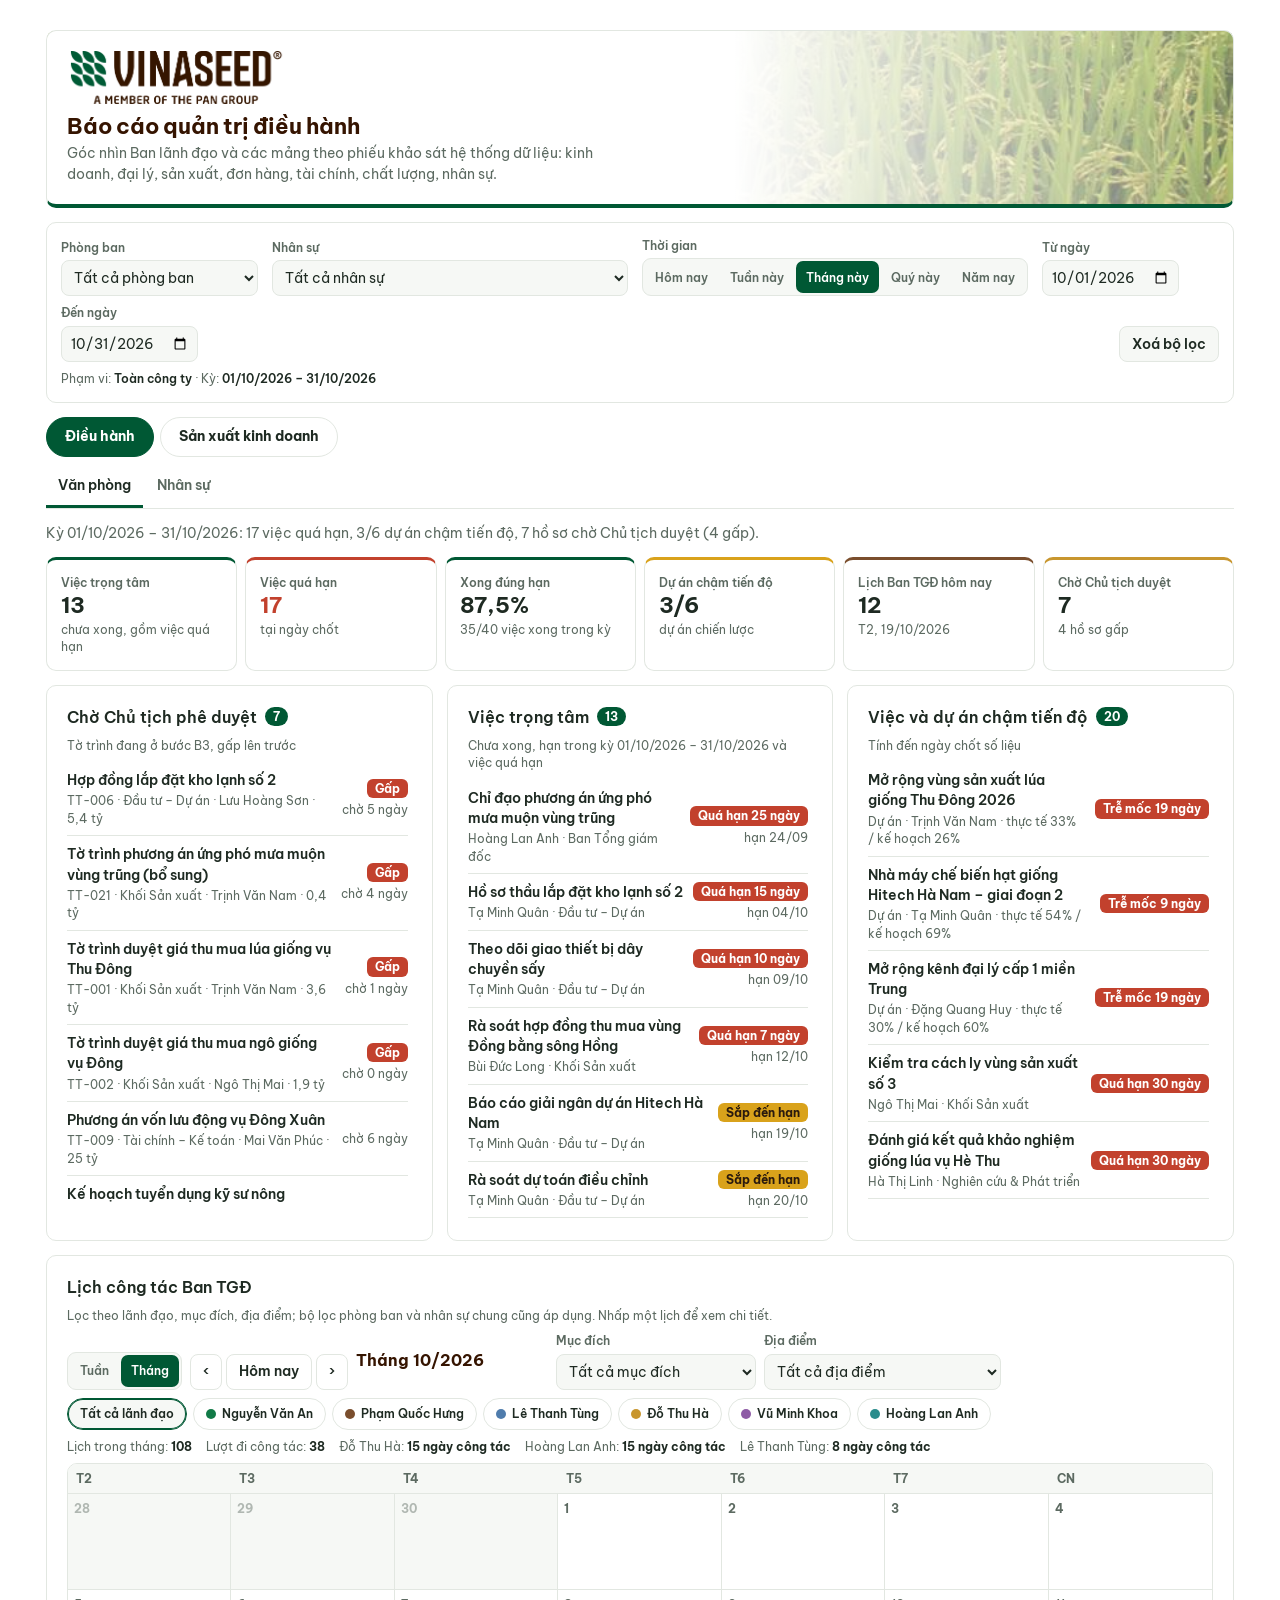
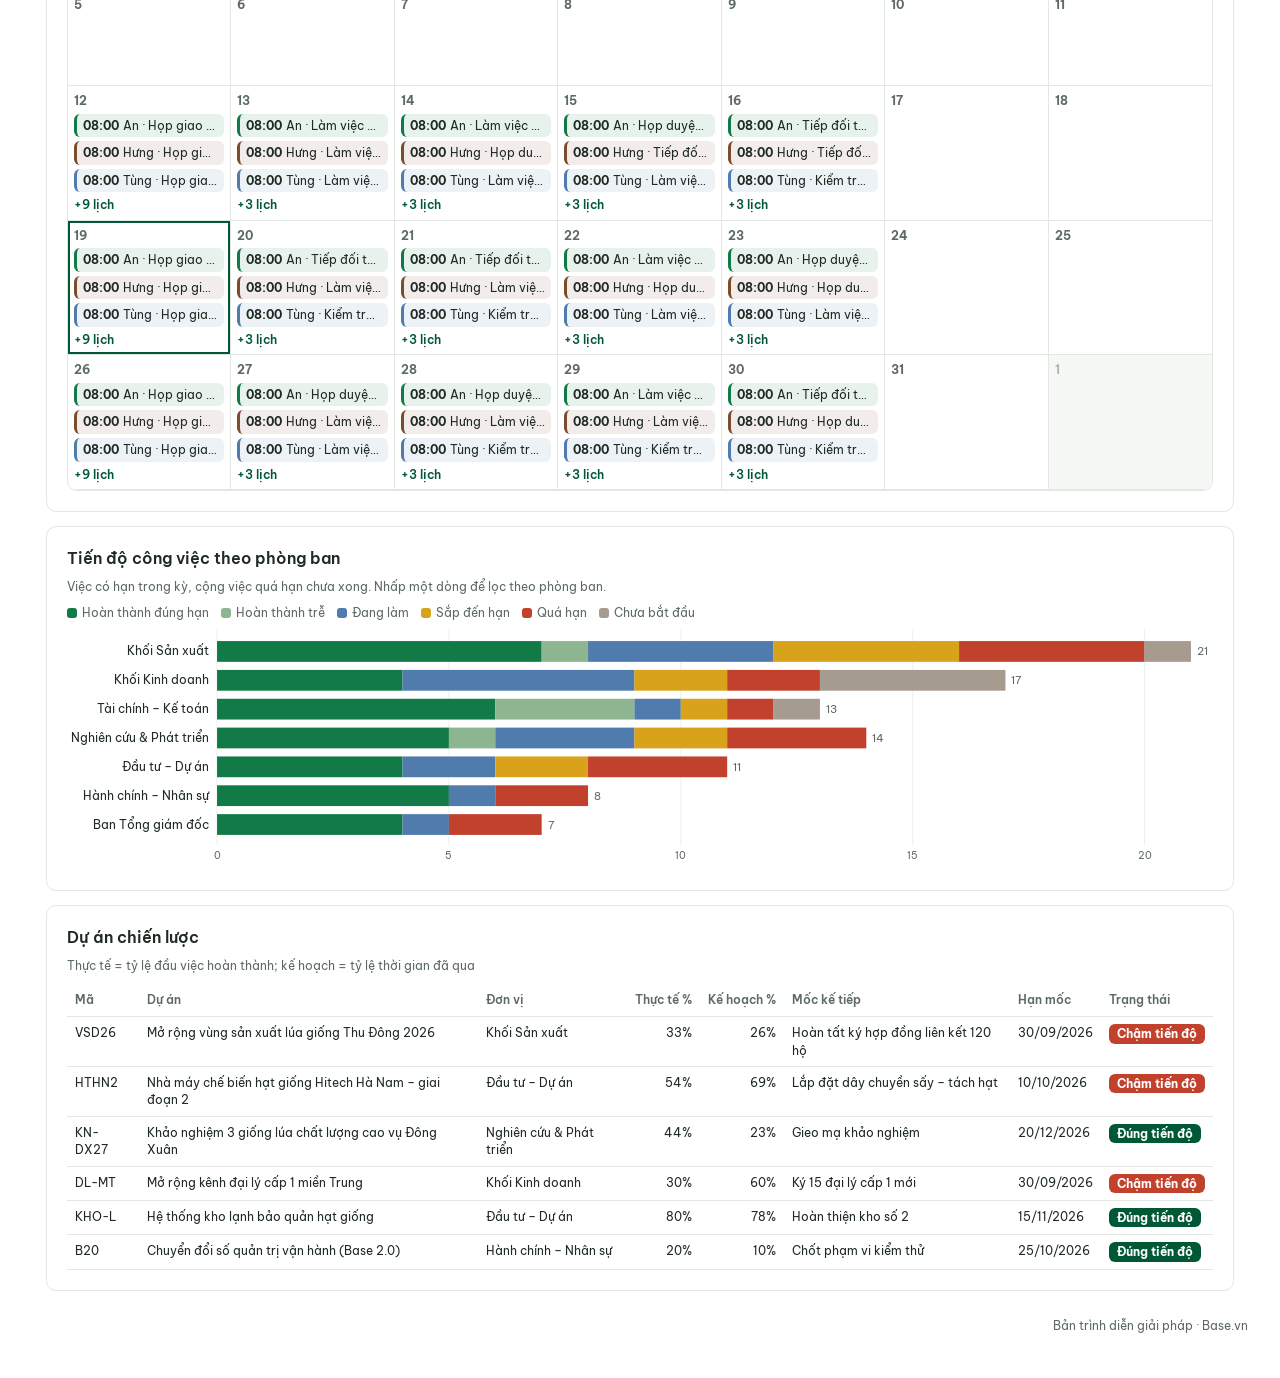
<file: docs/index.html>
<!doctype html>
<html lang="vi">
<head>
<meta charset="utf-8">
<meta name="viewport" content="width=device-width, initial-scale=1">
<meta name="robots" content="noindex, nofollow">
<title>Vinaseed Executive Dashboard</title>
<link rel="icon" href="favicon.png">
<link rel="stylesheet" href="tokens.css">
</head>
<body>
<div id="dash-root">
<link rel="stylesheet" href="fonts.css">
<link rel="stylesheet" href="brand.css">
<style>
/* Vinaseed: lá xanh, chữ nâu đất, vàng hạt lúa · bố cục: dải thương hiệu → bộ lọc → tab → KPI → biểu đồ → bảng */
#dash-root { --dash-gutter: clamp(12px, 3vw, 32px); }
.vs { --vs-green: #005834; --vs-green-2: #8DB58F; --vs-brown: #351400; --vs-brown-2: #7A4E2D; --vs-gold: #C8962E;
  --vs-late: #C2412D; --vs-soon: #D9A21B; --vs-doing: #4F7CAC; --vs-idle: #A59B8F;
  /* nền trắng cố định, không theo giao diện tối */
  --color-bg: #F6F8F5; --color-panel: #FFFFFF; --color-fg: #1E2A22; --color-fg-muted: #5C6A61; --color-border-line: #E2E7E1;
  --color-ok: #127A47; --color-warn: #A86A00; --color-bad: #B3261E;
  --cds-chart-grid: #EDF1EC; --cds-chart-axis: #C5CEC4; --cds-chart-reference: #9AA79D;
  --cds-surface-popover: #FFFFFF; --cds-border: #E2E7E1; --cds-text-secondary: #5C6A61;
  color-scheme: light; background: #FFFFFF; border-radius: var(--cds-radius); padding: var(--cds-pad-md);
  font-family: 'Be Vietnam Pro', var(--font-anthropic-sans), system-ui, sans-serif; color: var(--color-fg); display: flex; flex-direction: column; gap: var(--cds-gap-md); }
.vs-band { background-color: #FFFFFF; color: var(--color-fg); border: 1px solid var(--color-border-line); border-bottom: 4px solid var(--vs-green); border-radius: var(--cds-radius); padding: var(--cds-pad-lg); display: flex; flex-wrap: wrap; justify-content: space-between; gap: var(--cds-gap-md); align-items: flex-end; position: relative; overflow: hidden; }
.vs-brand { display: flex; flex-direction: column; gap: 4px; position: relative; }
.vs-logochip { align-self: flex-start; margin-bottom: 6px; }
.vs-brand h1 { margin: 0; font-weight: 700; letter-spacing: -.01em; font-size: var(--cds-font-size-title); line-height: 1.15; color: var(--vs-brown); }
.vs-brand p { margin: 0; font-size: var(--cds-font-size-body); color: var(--color-fg-muted); max-width: 60ch; }
.vs-foot { font-size: var(--cds-font-size-caption); color: var(--color-fg-muted); text-align: right; }

.vs-filters { display: flex; flex-wrap: wrap; gap: var(--cds-gap-sm) var(--cds-gap-md); align-items: flex-end; background: var(--color-panel); border: 1px solid var(--color-border-line); border-radius: var(--cds-radius); padding: var(--cds-pad-md); }
.vs-f { display: flex; flex-direction: column; gap: 4px; min-width: 0; }
.vs-f > span { font-size: var(--cds-font-size-caption); color: var(--color-fg-muted); font-weight: 600; }
.vs-f select, .vs-f input { font: inherit; color: var(--color-fg); background: var(--color-bg); border: 1px solid var(--color-border-line); border-radius: 8px; padding: 6px 8px; min-height: 36px; max-width: 100%; }
.vs-seg { display: flex; flex-wrap: wrap; gap: 2px; background: var(--color-bg); border: 1px solid var(--color-border-line); border-radius: 9px; padding: 2px; }
.vs-seg button { font: inherit; font-size: var(--cds-font-size-caption); font-weight: 600; border: 0; background: transparent; color: var(--color-fg-muted); border-radius: 7px; padding: 6px 10px; cursor: pointer; min-height: 32px; }
.vs-seg button[aria-pressed="true"] { background: var(--vs-green); color: #FFFFFF; }
.vs-reset { font: inherit; font-weight: 600; border: 1px solid var(--color-border-line); background: var(--color-bg); color: var(--color-fg); border-radius: 8px; padding: 6px 12px; min-height: 36px; cursor: pointer; margin-left: auto; }
.vs-scope { width: 100%; font-size: var(--cds-font-size-caption); color: var(--color-fg-muted); }
.vs-scope b { color: var(--color-fg); font-weight: 600; }

.vs-nav { display: flex; flex-direction: column; gap: var(--cds-gap-sm); }
.vs-groups { display: flex; flex-wrap: wrap; gap: 6px; }
.vs-groups button { font: inherit; font-weight: 700; border: 1px solid var(--color-border-line); background: var(--color-panel); color: var(--color-fg); border-radius: 999px; padding: 8px 18px; cursor: pointer; min-height: 40px; }
.vs-groups button[aria-selected="true"] { background: var(--vs-green); border-color: var(--vs-green); color: #FFFFFF; }
.vs-tabs { display: flex; gap: 2px; overflow-x: auto; border-bottom: 1px solid var(--color-border-line); }
.vs-tabs button[hidden] { display: none; }
.vs-sec { margin: var(--cds-gap-sm) 0 0; padding-top: var(--cds-pad-md); border-top: 1px solid var(--color-border-line); font-size: var(--cds-font-size-heading); font-weight: 700; color: var(--vs-brown); }
.vs-page:not([hidden]) ~ .vs-page:not([hidden]) { margin-top: var(--cds-gap-lg); }
.vs-tabs button { font: inherit; font-weight: 600; border: 0; background: none; color: var(--color-fg-muted); padding: 10px 12px; border-bottom: 3px solid transparent; cursor: pointer; white-space: nowrap; }
.vs-tabs button[aria-selected="true"] { color: var(--color-fg); border-bottom-color: var(--vs-green); }
.vs-page { display: flex; flex-direction: column; gap: var(--cds-gap-md); }
.vs-page[hidden] { display: none; }
.vs-lead { margin: 0; font-size: var(--cds-font-size-body); color: var(--color-fg-muted); max-width: 90ch; }
.vs-lead b { color: var(--color-fg); }

.vs-kpis { display: grid; grid-template-columns: repeat(auto-fit, minmax(min(100%, 10.5rem), 1fr)); gap: var(--cds-gap-sm); }
.vs-kpi { background: var(--color-panel); border: 1px solid var(--color-border-line); border-radius: var(--cds-radius); padding: var(--cds-pad-md); display: flex; flex-direction: column; gap: 2px; border-top: 3px solid var(--vs-green); min-height: 104px; }
.vs-kpi.t-warn { border-top-color: var(--vs-soon); } .vs-kpi.t-bad { border-top-color: var(--vs-late); } .vs-kpi.t-gold { border-top-color: var(--vs-gold); } .vs-kpi.t-brown { border-top-color: var(--vs-brown-2); }
.vs-kpi small { font-size: var(--cds-font-size-caption); color: var(--color-fg-muted); font-weight: 600; }
.vs-kpi .v { font-weight: 700; letter-spacing: -.01em; font-size: var(--cds-font-size-title); line-height: 1.15; font-variant-numeric: tabular-nums; }
.vs-kpi .s { font-size: var(--cds-font-size-caption); color: var(--color-fg-muted); }
.vs-kpi .s .up { color: var(--color-ok); font-weight: 600; } .vs-kpi .s .down { color: var(--color-bad); font-weight: 600; }

.vs-grid { display: grid; grid-template-columns: repeat(auto-fit, minmax(min(100%, 22rem), 1fr)); gap: var(--cds-gap-md); }
.vs-card { background: var(--color-panel); border: 1px solid var(--color-border-line); border-radius: var(--cds-radius); padding: var(--cds-pad-lg); display: flex; flex-direction: column; gap: var(--cds-gap-sm); min-width: 0; }
.vs-card.wide { grid-column: 1 / -1; }
.vs-card h2 { margin: 0; font-size: var(--cds-font-size-heading); font-weight: var(--cds-font-weight-medium); }
.vs-note { margin: 0; font-size: var(--cds-font-size-caption); color: var(--color-fg-muted); }
.vs-chart { position: relative; min-height: 240px; }
.vs-chart.tall { min-height: 300px; }
.vs-legend { display: flex; flex-wrap: wrap; gap: 4px 12px; font-size: var(--cds-font-size-caption); color: var(--color-fg-muted); }
.vs-legend i { display: inline-block; width: 10px; height: 10px; border-radius: 3px; margin-right: 5px; vertical-align: -1px; }
.vs-legend i.dash { height: 0; width: 14px; border-top: 2px dashed var(--vs-gold); border-radius: 0; vertical-align: 3px; }
.vs-tip { position: absolute; pointer-events: none; background: var(--cds-surface-popover); border: 1px solid var(--cds-border); border-radius: var(--cds-radius); box-shadow: var(--cds-shadow-popover); padding: var(--cds-pad-xs) var(--cds-pad-sm); font-size: var(--cds-font-size-caption); white-space: nowrap; z-index: 5; }
.vs-tip .h { color: var(--cds-text-secondary); margin-bottom: 2px; }
.vs-tip i { display: inline-block; width: 8px; height: 8px; border-radius: 2px; margin-right: 5px; }

.vs-list { display: flex; flex-direction: column; min-height: 120px; max-height: 440px; overflow-y: auto; padding-right: 4px; }
.vs-count { display: inline-block; min-width: 1.6em; text-align: center; font-size: var(--cds-font-size-caption); font-weight: 700; color: #FFFFFF; background: var(--vs-green); border-radius: 999px; padding: 1px 8px; vertical-align: 2px; margin-left: 4px; }
.vs-count:empty { display: none; }
.vs-li { display: grid; grid-template-columns: minmax(0, 1fr) auto; gap: 2px 10px; padding: 8px 0; border-top: 1px solid var(--color-border-line); }
.vs-li:first-child { border-top: 0; }
.vs-li .t { font-weight: 600; font-size: var(--cds-font-size-body); }
.vs-li .m { font-size: var(--cds-font-size-caption); color: var(--color-fg-muted); grid-column: 1; }
.vs-li .r { grid-column: 2; grid-row: 1 / 3; align-self: center; text-align: right; font-size: var(--cds-font-size-caption); color: var(--color-fg-muted); display: flex; flex-direction: column; align-items: flex-end; gap: 3px; }
.vs-tag { display: inline-block; border-radius: 6px; padding: 1px 8px; font-size: var(--cds-font-size-caption); font-weight: 700; white-space: nowrap; color: #FFFFFF; background: var(--vs-idle); }
.vs-tag.ok { background: var(--vs-green); } .vs-tag.soon { background: var(--vs-soon); color: #2A1A0E; } .vs-tag.late { background: var(--vs-late); } .vs-tag.doing { background: var(--vs-doing); } .vs-tag.gold { background: var(--vs-gold); color: #2A1A0E; }
.vs-empty { color: var(--color-fg-muted); font-size: var(--cds-font-size-caption); padding: 16px 0; text-align: center; }

.vs-tbar { display: flex; flex-wrap: wrap; gap: var(--cds-gap-sm); align-items: center; }
.vs-tbar input { font: inherit; color: var(--color-fg); background: var(--color-bg); border: 1px solid var(--color-border-line); border-radius: 8px; padding: 6px 10px; min-width: 0; flex: 0 1 18rem; }
.vs-tbar span { font-size: var(--cds-font-size-caption); color: var(--color-fg-muted); }
.vs-tw { max-height: 460px; overflow: auto; }
.vs-table { width: 100%; border-collapse: collapse; font-size: var(--cds-font-size-caption); font-variant-numeric: tabular-nums; }
.vs-table th { position: sticky; top: 0; background: var(--color-panel); text-align: left; font-weight: 600; color: var(--color-fg-muted); padding: 0; border-bottom: 1px solid var(--color-border-line); white-space: nowrap; }
.vs-table th button { font: inherit; font-weight: 600; color: inherit; background: none; border: 0; padding: 8px; cursor: pointer; width: 100%; text-align: inherit; }
.vs-table th.n, .vs-table td.n { text-align: right; }
.vs-table td { padding: 7px 8px; border-bottom: 1px solid var(--color-border-line); vertical-align: top; }
.vs-table tbody tr:hover td { background: var(--color-bg); }
.vs-bar { display: inline-block; height: 8px; border-radius: 4px; background: var(--vs-green); vertical-align: middle; margin-right: 6px; }
.vs-sr { position: absolute; width: 1px; height: 1px; overflow: hidden; clip: rect(0 0 0 0); }
.vs .dash-skeleton { min-height: 1em; }
/* lịch công tác */
.vs-cal-bar { display: flex; flex-wrap: wrap; gap: var(--cds-gap-sm); align-items: flex-end; }
.vs-cal-nav { display: flex; gap: 4px; }
.vs-btn { font: inherit; font-weight: 600; border: 1px solid var(--color-border-line); background: var(--color-panel); color: var(--color-fg); border-radius: 8px; padding: 6px 12px; min-height: 36px; cursor: pointer; }
.vs-btn:hover { border-color: var(--vs-green); }
.vs-cal-title { font-size: var(--cds-font-size-heading); color: var(--vs-brown); align-self: center; min-width: 12rem; }
.vs-cal-people { display: flex; flex-wrap: wrap; gap: 6px; }
.vs-cal-people button { font: inherit; font-size: var(--cds-font-size-caption); font-weight: 600; display: inline-flex; align-items: center; gap: 6px; border: 1px solid var(--color-border-line); background: var(--color-panel); color: var(--color-fg); border-radius: 999px; padding: 5px 12px; cursor: pointer; min-height: 32px; }
.vs-cal-people button i { width: 10px; height: 10px; border-radius: 50%; display: inline-block; }
.vs-cal-people button[aria-pressed="true"] { background: var(--color-bg); border-color: var(--vs-green); box-shadow: inset 0 0 0 1px var(--vs-green); }
.vs-cal-sum { display: flex; flex-wrap: wrap; gap: 6px 14px; font-size: var(--cds-font-size-caption); color: var(--color-fg-muted); }
.vs-cal-sum b { color: var(--color-fg); }
.vs-cal-wrap { overflow-x: auto; }
.vs-cal { display: grid; grid-template-columns: repeat(7, minmax(0, 1fr)); border: 1px solid var(--color-border-line); border-radius: var(--cds-radius); overflow: hidden; min-width: 640px; min-height: 260px; }
.vs-cal .hd { background: var(--color-bg); font-size: var(--cds-font-size-caption); font-weight: 700; color: var(--color-fg-muted); padding: 6px 8px; border-bottom: 1px solid var(--color-border-line); }
.vs-cal .hd.today { color: var(--vs-green); }
.vs-cal .day { border-right: 1px solid var(--color-border-line); border-bottom: 1px solid var(--color-border-line); padding: 6px; display: flex; flex-direction: column; gap: 4px; min-height: 96px; min-width: 0; }
.vs-cal .day:nth-child(7n) { border-right: 0; }
.vs-cal .day.out { background: var(--color-bg); }
.vs-cal .day.out .dn { opacity: .45; }
.vs-cal .day.today { box-shadow: inset 0 0 0 2px var(--vs-green); }
.vs-cal .day.wk { min-height: 300px; }
.vs-cal .dn { font-size: var(--cds-font-size-caption); font-weight: 700; color: var(--color-fg-muted); }
.vs-ev { font: inherit; text-align: left; width: 100%; border: 0; border-left: 3px solid var(--c); background: color-mix(in srgb, var(--c) 10%, #FFFFFF); color: var(--color-fg); border-radius: 6px; padding: 4px 6px; cursor: pointer; font-size: var(--cds-font-size-caption); line-height: 1.3; min-width: 0; }
.vs-ev:hover, .vs-ev[aria-pressed="true"] { background: color-mix(in srgb, var(--c) 22%, #FFFFFF); }
.vs-ev b { display: block; font-weight: 700; }
.vs-ev span { display: block; color: var(--color-fg-muted); overflow: hidden; text-overflow: ellipsis; white-space: nowrap; }
.vs-ev.mini { display: flex; gap: 4px; align-items: center; white-space: nowrap; overflow: hidden; }
.vs-ev.mini span { display: inline; color: var(--color-fg); }
.vs-more { font: inherit; font-size: var(--cds-font-size-caption); color: var(--vs-green); background: none; border: 0; padding: 0; cursor: pointer; text-align: left; font-weight: 600; }
.vs-cal-detail { border: 1px solid var(--color-border-line); border-left: 4px solid var(--c, var(--vs-green)); border-radius: var(--cds-radius); padding: var(--cds-pad-md); display: grid; grid-template-columns: max-content minmax(0, 1fr); gap: 4px 14px; font-size: var(--cds-font-size-body); position: relative; }
.vs-cal-detail[hidden] { display: none; }
.vs-cal-detail dt { color: var(--color-fg-muted); font-size: var(--cds-font-size-caption); font-weight: 600; padding-top: 2px; }
.vs-cal-detail dd { margin: 0; }
.vs-cal-detail .x { position: absolute; top: 8px; right: 8px; }
[data-dash-source-state=refreshing] { opacity: .5; transition: opacity var(--cds-dur-slow); }
@media (max-width: 640px) { .vs-reset { margin-left: 0; } }
</style>

<div class="vs" id="vs-top">
  <header class="vs-band">
    <div class="vs-brand">
      <div class="vs-logochip"><span class="vs-logo" role="img" aria-label="Vinaseed"></span></div>
      <h1>Báo cáo quản trị điều hành</h1>
      <p>Góc nhìn Ban lãnh đạo và các mảng theo phiếu khảo sát hệ thống dữ liệu: kinh doanh, đại lý, sản xuất, đơn hàng, tài chính, chất lượng, nhân sự.</p>
    </div>
  </header>

  <section class="vs-filters" aria-label="Bộ lọc">
    <label class="vs-f"><span>Phòng ban</span><select id="vs-dept" data-source="people"></select></label>
    <label class="vs-f"><span>Nhân sự</span><select id="vs-person" data-source="people"></select></label>
    <div class="vs-f"><span>Thời gian</span>
      <div class="vs-seg" id="vs-period" role="group" aria-label="Kỳ báo cáo">
        <button type="button" data-p="today">Hôm nay</button><button type="button" data-p="week">Tuần này</button><button type="button" data-p="month">Tháng này</button><button type="button" data-p="quarter">Quý này</button><button type="button" data-p="year">Năm nay</button>
      </div>
    </div>
    <label class="vs-f"><span>Từ ngày</span><input id="vs-from" type="date" min="2025-01-01" max="2027-12-31"></label>
    <label class="vs-f"><span>Đến ngày</span><input id="vs-to" type="date" min="2025-01-01" max="2027-12-31"></label>
    <button type="button" class="vs-reset" id="vs-reset">Xoá bộ lọc</button>
    <div class="vs-scope" id="vs-scope"></div>
  </section>

  <nav class="vs-nav" aria-label="Góc nhìn báo cáo">
    <div class="vs-groups" role="tablist" aria-label="Nhóm báo cáo">
      <button type="button" role="tab" data-group="g-dh" aria-selected="true">Điều hành</button>
      <button type="button" role="tab" data-group="g-sx">Sản xuất kinh doanh</button>
    </div>
    <div class="vs-tabs" role="tablist" aria-label="Báo cáo trong nhóm">
      <button type="button" role="tab" data-tab="van-phong" data-group="g-dh" aria-selected="true">Văn phòng</button>
      <button type="button" role="tab" data-tab="nhan-su" data-group="g-dh">Nhân sự</button>
      <button type="button" role="tab" data-tab="dai-ly" data-group="g-sx" hidden>Đại lý</button>
      <button type="button" role="tab" data-tab="san-xuat" data-group="g-sx" hidden>Sản xuất</button>
      <button type="button" role="tab" data-tab="tai-chinh" data-group="g-sx" hidden>Tài chính</button>
    </div>
  </nav>

  <!-- ══════ Điều hành ══════ -->
  <section class="vs-page" id="dieu-hanh" role="tabpanel">
    <p class="vs-lead" id="dh-lead">—</p>
    <div class="vs-kpis" id="dh-kpis" data-source="tasks projects events approvals"></div>
    <div class="vs-grid">
      <article class="vs-card" id="dh-approvals-card"><h2>Chờ Chủ tịch phê duyệt <span class="vs-count" id="dh-approvals-n"></span></h2><p class="vs-note">Tờ trình đang ở bước B3, gấp lên trước</p><div class="vs-list" id="dh-approvals" data-source="approvals"></div></article>
      <article class="vs-card" id="dh-focus-card"><h2>Việc trọng tâm <span class="vs-count" id="dh-focus-n"></span></h2><p class="vs-note" id="dh-focus-note">Chưa xong, hạn trong kỳ</p><div class="vs-list" id="dh-focus" data-source="tasks"></div></article>
      <article class="vs-card" id="dh-late-card"><h2>Việc và dự án chậm tiến độ <span class="vs-count" id="dh-late-n"></span></h2><p class="vs-note">Tính đến ngày chốt số liệu</p><div class="vs-list" id="dh-late" data-source="tasks projects"></div></article>
      <article class="vs-card wide" id="dh-cal-card">
        <h2>Lịch công tác Ban TGĐ</h2>
        <p class="vs-note">Lọc theo lãnh đạo, mục đích, địa điểm; bộ lọc phòng ban và nhân sự chung cũng áp dụng. Nhấp một lịch để xem chi tiết.</p>
        <div class="vs-cal-bar">
          <div class="vs-seg" id="cal-view" role="group" aria-label="Kiểu xem"><button type="button" data-v="week">Tuần</button><button type="button" data-v="month">Tháng</button></div>
          <div class="vs-cal-nav"><button type="button" class="vs-btn" id="cal-prev" aria-label="Kỳ trước">‹</button><button type="button" class="vs-btn" id="cal-today">Hôm nay</button><button type="button" class="vs-btn" id="cal-next" aria-label="Kỳ sau">›</button></div>
          <b class="vs-cal-title" id="cal-title">—</b>
          <label class="vs-f"><span>Mục đích</span><select id="cal-type"></select></label>
          <label class="vs-f"><span>Địa điểm</span><select id="cal-place"></select></label>
        </div>
        <div class="vs-cal-people" id="cal-people" role="group" aria-label="Lọc theo lãnh đạo"></div>
        <div class="vs-cal-sum" id="cal-sum"></div>
        <div class="vs-cal-wrap"><div class="vs-cal" id="cal-grid" data-source="events"></div></div>
        <div class="vs-cal-detail" id="cal-detail" hidden></div>
      </article>
      <article class="vs-card wide" id="dh-dept-card"><h2>Tiến độ công việc theo phòng ban</h2><p class="vs-note">Việc có hạn trong kỳ, cộng việc quá hạn chưa xong. Nhấp một dòng để lọc theo phòng ban.</p><div class="vs-legend" id="dh-dept-legend"></div><div class="vs-chart" id="dh-dept" data-source="tasks"></div></article>
      <article class="vs-card wide" id="dh-proj-card"><h2>Dự án chiến lược</h2><p class="vs-note">Thực tế = tỷ lệ đầu việc hoàn thành; kế hoạch = tỷ lệ thời gian đã qua</p>
        <div class="vs-tw"><table class="vs-table" id="dh-proj" data-source="projects" data-row-key="id"><thead><tr><th data-field="id">Mã</th><th data-field="name">Dự án</th><th data-field="dept">Đơn vị</th><th class="n" data-field="progress">Thực tế %</th><th class="n" data-field="plan">Kế hoạch %</th><th data-field="next_milestone">Mốc kế tiếp</th><th data-field="next_due">Hạn mốc</th><th data-field="status">Trạng thái</th></tr></thead><tbody></tbody></table></div>
      </article>
    </div>
  </section>

  <!-- ══════ Kinh doanh (BC1) ══════ -->
  <section class="vs-page" id="kinh-doanh" role="tabpanel" hidden>
    <h2 class="vs-sec">Bán hàng</h2>
    <p class="vs-lead" id="kd-lead">—</p>
    <div class="vs-kpis" id="kd-kpis" data-source="sales"></div>
    <div class="vs-grid">
      <article class="vs-card wide" id="kd-month-card"><h2>Doanh thu theo tháng so với kế hoạch</h2><p class="vs-note">Tỷ đồng · năm 2026, tháng hiện tại tính đến ngày chốt</p><div class="vs-legend"><span><i style="background:var(--vs-green)"></i>Thực hiện</span><span><i class="dash"></i>Kế hoạch</span></div><div class="vs-chart" id="kd-month" data-source="sales"></div></article>
      <article class="vs-card" id="kd-prod-card"><h2>Theo nhóm mặt hàng</h2><p class="vs-note">Tỷ đồng trong kỳ · thực hiện và kế hoạch</p><div class="vs-legend"><span><i style="background:var(--vs-green)"></i>Thực hiện</span><span><i style="background:var(--vs-gold)"></i>Kế hoạch</span></div><div class="vs-chart" id="kd-prod" data-source="sales"></div></article>
      <article class="vs-card" id="kd-region-card"><h2>Theo vùng kinh doanh</h2><p class="vs-note">Tỷ đồng trong kỳ · nhấp để lọc theo người phụ trách vùng</p><div class="vs-legend"><span><i style="background:var(--vs-green)"></i>Thực hiện</span><span><i style="background:var(--vs-gold)"></i>Kế hoạch</span></div><div class="vs-chart" id="kd-region" data-source="sales"></div></article>
      <article class="vs-card wide" id="kd-top-card"><h2>Doanh thu theo đại lý (lũy kế năm)</h2><p class="vs-note">Khách hàng cấp 1 · tỷ đồng</p>
        <div class="vs-tbar"><input id="kd-top-q" type="search" placeholder="Tìm đại lý, tỉnh…" aria-label="Tìm đại lý"><span id="kd-top-n"></span></div>
        <div class="vs-tw"><table class="vs-table" id="kd-top" data-source="dealers" data-row-key="dealer_id"><thead><tr><th data-field="dealer_id">Mã</th><th data-field="dealer">Đại lý</th><th data-field="province">Tỉnh</th><th data-field="region">Vùng</th><th class="n" data-field="revenue_ytd_bn">Doanh thu</th><th class="n" data-field="target_ytd_bn">Kế hoạch</th><th data-field="status">Trạng thái</th></tr></thead><tbody></tbody></table></div>
      </article>
    </div>
  </section>

  <!-- ══════ Đại lý & thị trường (BC2–BC4) ══════ -->
  <section class="vs-page" id="dai-ly" role="tabpanel" hidden>
    <h2 class="vs-sec">Đại lý và thị trường</h2>
    <p class="vs-lead" id="dl-lead">—</p>
    <div class="vs-kpis" id="dl-kpis" data-source="dealers visits"></div>
    <div class="vs-grid">
      <article class="vs-card wide" id="dl-day-card"><h2>Lượt ghé thăm đại lý theo ngày</h2><p class="vs-note">Đúng tuyến và ngoại tuyến · từ DMS</p><div class="vs-legend"><span><i style="background:var(--vs-green)"></i>Đúng tuyến</span><span><i style="background:var(--vs-soon)"></i>Ngoại tuyến</span></div><div class="vs-chart" id="dl-day" data-source="visits"></div></article>
      <article class="vs-card" id="dl-staff-card"><h2>Cự ly di chuyển và ghé thăm theo nhân viên</h2><p class="vs-note">Trong kỳ · nhấp để lọc theo nhân viên</p>
        <div class="vs-tw" data-source="visits"><table class="vs-table" id="dl-staff"><thead><tr><th>Nhân viên</th><th class="n">Lượt</th><th class="n">Đúng tuyến</th><th class="n">Có đơn</th><th class="n">Km</th><th class="n">Phút TB</th></tr></thead><tbody></tbody></table></div>
      </article>
      <article class="vs-card" id="dl-stale-card"><h2>Đại lý lâu chưa ghé thăm</h2><p class="vs-note">Đại lý chính thức, trên 10 ngày chưa có lượt ghé</p><div class="vs-list" id="dl-stale" data-source="dealers"></div></article>
      <article class="vs-card wide" id="dl-table-card"><h2>Danh sách đại lý</h2><p class="vs-note">Trạng thái trên DMS, lượt viếng thăm từ 01/09, đơn hàng và doanh thu lũy kế</p>
        <div class="vs-tbar"><input id="dl-q" type="search" placeholder="Tìm đại lý, tỉnh, trạng thái…" aria-label="Tìm đại lý"><span id="dl-n"></span></div>
        <div class="vs-tw"><table class="vs-table" id="dl-table" data-source="dealers" data-row-key="dealer_id"><thead><tr><th data-field="dealer_id">Mã</th><th data-field="dealer">Đại lý</th><th data-field="province">Tỉnh</th><th data-field="status">Trạng thái</th><th class="n" data-field="visits_in_route">VT đúng tuyến</th><th class="n" data-field="visits_off_route">VT ngoại tuyến</th><th data-field="last_visit">Ghé gần nhất</th><th class="n" data-field="orders_ytd">Số đơn</th><th class="n" data-field="sku">Số SKU</th><th class="n" data-field="revenue_ytd_bn">Doanh thu (tỷ)</th></tr></thead><tbody></tbody></table></div>
      </article>
    </div>
  </section>

  <!-- ══════ Sản xuất & thu mua (BC6, BC7, BC9) ══════ -->
  <section class="vs-page" id="san-xuat" role="tabpanel" hidden>
    <h2 class="vs-sec">Tiến độ sản xuất và thu mua</h2>
    <div class="vs-tbar"><div class="vs-seg" id="sx-season" role="group" aria-label="Vụ sản xuất"><button type="button" data-s="Mùa 2026">Vụ Mùa 2026</button><button type="button" data-s="Thu Đông 2026">Vụ Thu Đông 2026</button></div><span>Tiến độ sản xuất theo vụ; thu mua và nhập kho theo kỳ đang lọc</span></div>
    <p class="vs-lead" id="sx-lead">—</p>
    <div class="vs-kpis" id="sx-kpis" data-source="production intake"></div>
    <div class="vs-grid">
      <article class="vs-card wide" id="sx-unit-card"><h2>Tiến độ sản xuất theo đơn vị</h2><p class="vs-note">Diện tích (ha) theo trạng thái triển khai · BC9</p><div class="vs-legend" id="sx-unit-legend"></div><div class="vs-chart" id="sx-unit" data-source="production"></div></article>
      <article class="vs-card wide" id="sx-day-card"><h2>Sản lượng thu mua quy khô theo ngày</h2><p class="vs-note">Tấn · BC6, trong kỳ đang lọc</p><div class="vs-chart" id="sx-day" data-source="intake"></div></article>
      <article class="vs-card wide" id="sx-var-card"><h2>Tiến độ về kho theo giống</h2><p class="vs-note">Tấn · kế hoạch vụ Mùa và lượng đã thu mua · BC7</p>
        <div class="vs-tw" data-source="production intake"><table class="vs-table" id="sx-var"><thead><tr><th>Giống</th><th>Loại</th><th class="n">Kế hoạch</th><th class="n">Đã nhập kho (quy khô)</th><th class="n">% KH</th><th class="n">Đã chuyển lò sấy</th><th class="n">Đang về kho</th></tr></thead><tbody></tbody></table></div>
      </article>
      <article class="vs-card wide" id="sx-intake-card"><h2>Phiếu thu mua nhập kho</h2><p class="vs-note">Lượng sản xuất xuất, thực nhập, quy khô và chênh lệch (kg)</p>
        <div class="vs-tbar"><input id="sx-q" type="search" placeholder="Tìm giống, đơn vị, kho…" aria-label="Tìm phiếu"><span id="sx-n"></span></div>
        <div class="vs-tw"><table class="vs-table" id="sx-intake" data-source="intake" data-row-key="intake_id"><thead><tr><th data-field="intake_id">Phiếu</th><th data-field="date">Ngày</th><th data-field="variety">Giống</th><th data-field="unit">Đơn vị</th><th data-field="warehouse">Kho nhập</th><th class="n" data-field="kg_out">SX xuất</th><th class="n" data-field="kg_in">Thực nhập</th><th class="n" data-field="kg_dry">Quy khô</th><th class="n" data-field="kg_diff">Chênh lệch</th><th data-field="status">Tình trạng</th></tr></thead><tbody></tbody></table></div>
      </article>
    </div>
  </section>

  <!-- ══════ Đơn đặt hàng (BC8) ══════ -->
  <section class="vs-page" id="don-hang" role="tabpanel" hidden>
    <h2 class="vs-sec">Đơn đặt hàng</h2>
    <p class="vs-lead" id="dhg-lead">—</p>
    <div class="vs-kpis" id="dhg-kpis" data-source="orders"></div>
    <div class="vs-grid">
      <article class="vs-card" id="dhg-age-card"><h2>Đơn chưa giao xong theo hạn</h2><p class="vs-note">Số đơn · quá hạn, đến hạn trong 30, 30–60, trên 60 ngày</p><div class="vs-chart" id="dhg-age" data-source="orders"></div></article>
      <article class="vs-card" id="dhg-sup-card"><h2>Khối lượng theo đơn vị cung cấp</h2><p class="vs-note">Tấn · đã giao và còn lại</p><div class="vs-legend"><span><i style="background:var(--vs-green)"></i>Đã giao</span><span><i style="background:var(--vs-gold)"></i>Còn lại</span></div><div class="vs-chart" id="dhg-sup" data-source="orders"></div></article>
      <article class="vs-card wide" id="dhg-table-card"><h2>Theo dõi đơn đặt hàng</h2><p class="vs-note">Đơn đặt trong kỳ và mọi đơn còn mở</p>
        <div class="vs-tbar"><input id="dhg-q" type="search" placeholder="Tìm mã đơn, giống, kho…" aria-label="Tìm đơn"><span id="dhg-n"></span></div>
        <div class="vs-tw"><table class="vs-table" id="dhg-table" data-source="orders" data-row-key="order_id"><thead><tr><th data-field="order_id">Mã đơn</th><th data-field="doc">Công văn</th><th data-field="order_date">Ngày đặt</th><th data-field="variety">Mặt hàng</th><th data-field="grade">Cấp</th><th class="n" data-field="qty_kg">SL đặt (kg)</th><th class="n" data-field="delivered_kg">Đã giao</th><th class="n" data-field="remaining_kg">Chưa giao</th><th data-field="supplier">ĐV cung cấp</th><th data-field="warehouse">Kho nhập</th><th data-field="due_date">Hạn giao</th><th class="n" data-source="orders_aging" data-field="days_left">Còn (ngày)</th><th data-field="status">Trạng thái</th></tr></thead><tbody></tbody></table></div>
      </article>
    </div>
  </section>

  <!-- ══════ Tài chính ══════ -->
  <section class="vs-page" id="tai-chinh" role="tabpanel" hidden>
    <p class="vs-lead" id="tc-lead">—</p>
    <div class="vs-kpis" id="tc-kpis" data-source="finance dealers"></div>
    <div class="vs-grid">
      <article class="vs-card wide" id="tc-pl-card"><h2>Kết quả kinh doanh theo tháng</h2><p class="vs-note">Tỷ đồng · doanh thu so với kế hoạch và lợi nhuận trước thuế</p><div class="vs-legend"><span><i style="background:var(--vs-green)"></i>Doanh thu</span><span><i style="background:var(--vs-brown-2)"></i>LN trước thuế</span><span><i class="dash"></i>Kế hoạch doanh thu</span></div><div class="vs-chart" id="tc-pl" data-source="finance"></div></article>
      <article class="vs-card" id="tc-cash-card"><h2>Dòng tiền thu – chi</h2><p class="vs-note">Tỷ đồng theo tháng</p><div class="vs-legend"><span><i style="background:var(--vs-green)"></i>Tiền thu</span><span><i style="background:var(--vs-late)"></i>Tiền chi</span></div><div class="vs-chart" id="tc-cash" data-source="finance"></div></article>
      <article class="vs-card" id="tc-bal-card"><h2>Tiền vay và tiền gửi</h2><p class="vs-note">Số dư cuối tháng, tỷ đồng</p><div class="vs-legend"><span><i style="background:var(--vs-late)"></i>Dư nợ vay</span><span><i style="background:var(--vs-doing)"></i>Tiền gửi</span></div><div class="vs-chart" id="tc-bal" data-source="finance"></div></article>
      <article class="vs-card wide" id="tc-ar-card"><h2>Tuổi nợ khách hàng theo vùng</h2><p class="vs-note">Tỷ đồng · số dư tại ngày chốt</p><div class="vs-legend" id="tc-ar-legend"></div><div class="vs-chart" id="tc-ar" data-source="dealers"></div></article>
      <article class="vs-card wide" id="tc-ar-table-card"><h2>Công nợ theo đại lý</h2><p class="vs-note">Sắp xếp theo nợ trên 60 ngày</p>
        <div class="vs-tw"><table class="vs-table" id="tc-ar-table" data-source="dealers" data-row-key="dealer_id"><thead><tr><th data-field="dealer_id">Mã</th><th data-field="dealer">Đại lý</th><th data-field="region">Vùng</th><th class="n" data-field="ar_bn">Tổng nợ</th><th class="n" data-field="ar_0_30">0–30 ngày</th><th class="n" data-field="ar_31_60">31–60</th><th class="n" data-field="ar_61_90">61–90</th><th class="n" data-field="ar_90">Trên 90</th></tr></thead><tbody></tbody></table></div>
      </article>
    </div>
  </section>

  <!-- ══════ Chất lượng (BC10) ══════ -->
  <section class="vs-page" id="chat-luong" role="tabpanel" hidden>
    <h2 class="vs-sec">Chất lượng lô giống</h2>
    <p class="vs-lead" id="cl-lead">—</p>
    <div class="vs-kpis" id="cl-kpis" data-source="quality"></div>
    <div class="vs-grid">
      <article class="vs-card" id="cl-var-card"><h2>Kết quả kiểm nghiệm theo giống</h2><p class="vs-note">Số lô đạt và không đạt</p><div class="vs-legend"><span><i style="background:var(--vs-green)"></i>Đạt</span><span><i style="background:var(--vs-late)"></i>Không đạt</span></div><div class="vs-chart" id="cl-var" data-source="quality"></div></article>
      <article class="vs-card" id="cl-wh-card"><h2>Theo kho bảo quản</h2><p class="vs-note">Tỷ lệ nảy mầm trung bình (%) theo kho</p><div class="vs-chart" id="cl-wh" data-source="quality"></div></article>
      <article class="vs-card wide" id="cl-table-card"><h2>Lô giống cần xử lý</h2><p class="vs-note">Lô không đạt: nảy mầm dưới 85%, độ ẩm trên 13,5% hoặc tạp chất trên 1%</p>
        <div class="vs-tw"><table class="vs-table" id="cl-table" data-source="quality" data-row-key="lot_id"><thead><tr><th data-field="lot_id">Mã lô</th><th data-field="test_date">Ngày KN</th><th data-field="variety">Giống</th><th data-field="grade">Cấp</th><th data-field="warehouse">Kho</th><th data-field="storage">Loại kho</th><th class="n" data-field="kg">KL (kg)</th><th class="n" data-field="germination_pct">Nảy mầm %</th><th class="n" data-field="moisture_pct">Độ ẩm %</th><th class="n" data-field="impurity_pct">Tạp chất %</th><th data-field="result">Kết luận</th></tr></thead><tbody></tbody></table></div>
      </article>
    </div>
  </section>

  <!-- ══════ Nhân sự ══════ -->
  <section class="vs-page" id="nhan-su" role="tabpanel" hidden>
    <p class="vs-lead" id="ns-lead">—</p>
    <div class="vs-kpis" id="ns-kpis" data-source="hr tasks"></div>
    <div class="vs-grid">
      <article class="vs-card wide" id="ns-move-card"><h2>Biến động nhân sự theo tháng</h2><p class="vs-note">Người · năm 2026</p><div class="vs-legend"><span><i style="background:var(--vs-green)"></i>Tuyển mới</span><span><i style="background:var(--vs-late)"></i>Nghỉ việc</span></div><div class="vs-chart" id="ns-move" data-source="hr"></div></article>
      <article class="vs-card" id="ns-dept-card"><h2>Nhân sự theo phòng ban</h2><p class="vs-note">Cuối kỳ · nhấp để lọc</p><div class="vs-chart" id="ns-dept" data-source="hr"></div></article>
      <article class="vs-card" id="ns-train-card"><h2>Giờ đào tạo theo phòng ban</h2><p class="vs-note">Trong kỳ</p><div class="vs-chart" id="ns-train" data-source="hr"></div></article>
      <article class="vs-card wide" id="ns-task-card"><h2>Báo cáo giao việc</h2><p class="vs-note">Tỷ lệ hoàn thành đúng hạn theo phòng ban, việc có hạn trong kỳ</p><div class="vs-chart" id="ns-task" data-source="tasks"></div></article>
    </div>
  </section>

</div>
<p class="vs-foot">Bản trình diễn giải pháp · Base.vn</p>
<script src="vendor/d3.min.js"></script>
<script src="dash-shim.js"></script>
<script src="core.js"></script>
<script src="views.js"></script>

</div>
</body>
</html>
</file>
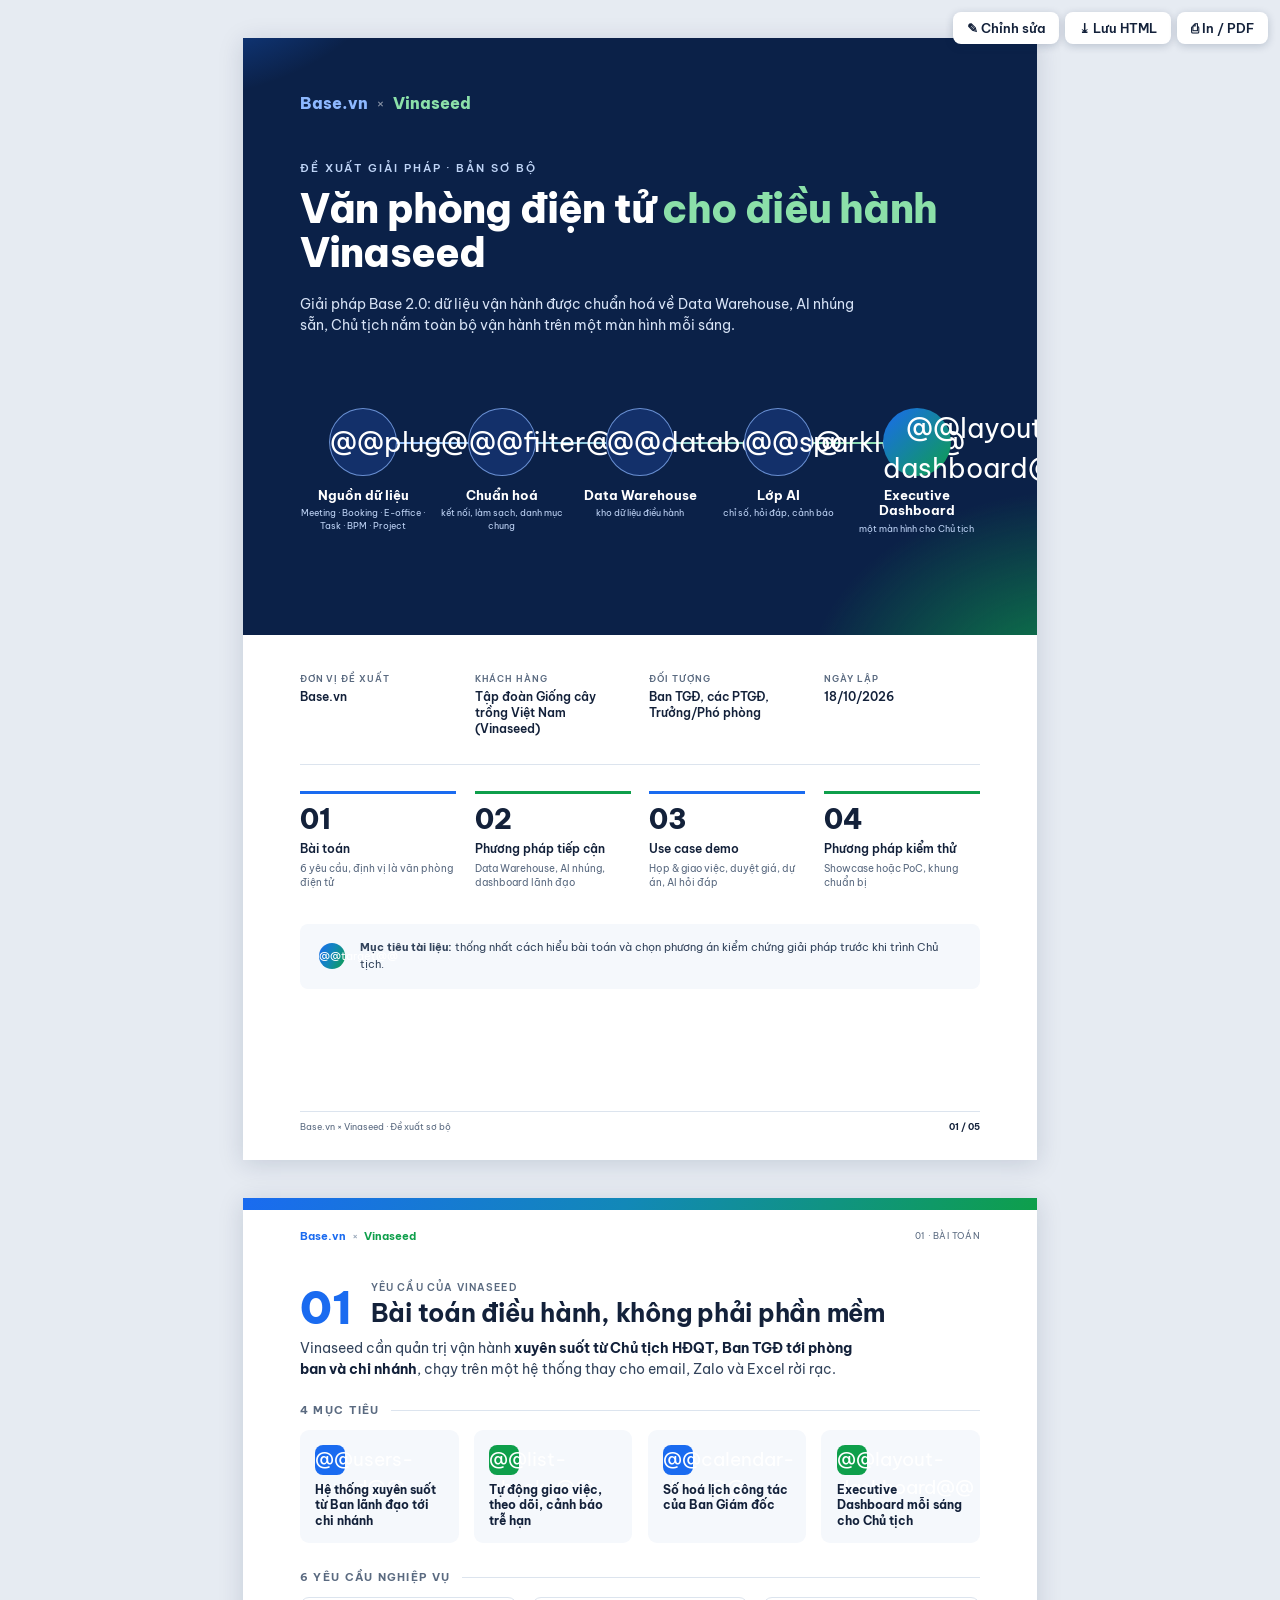
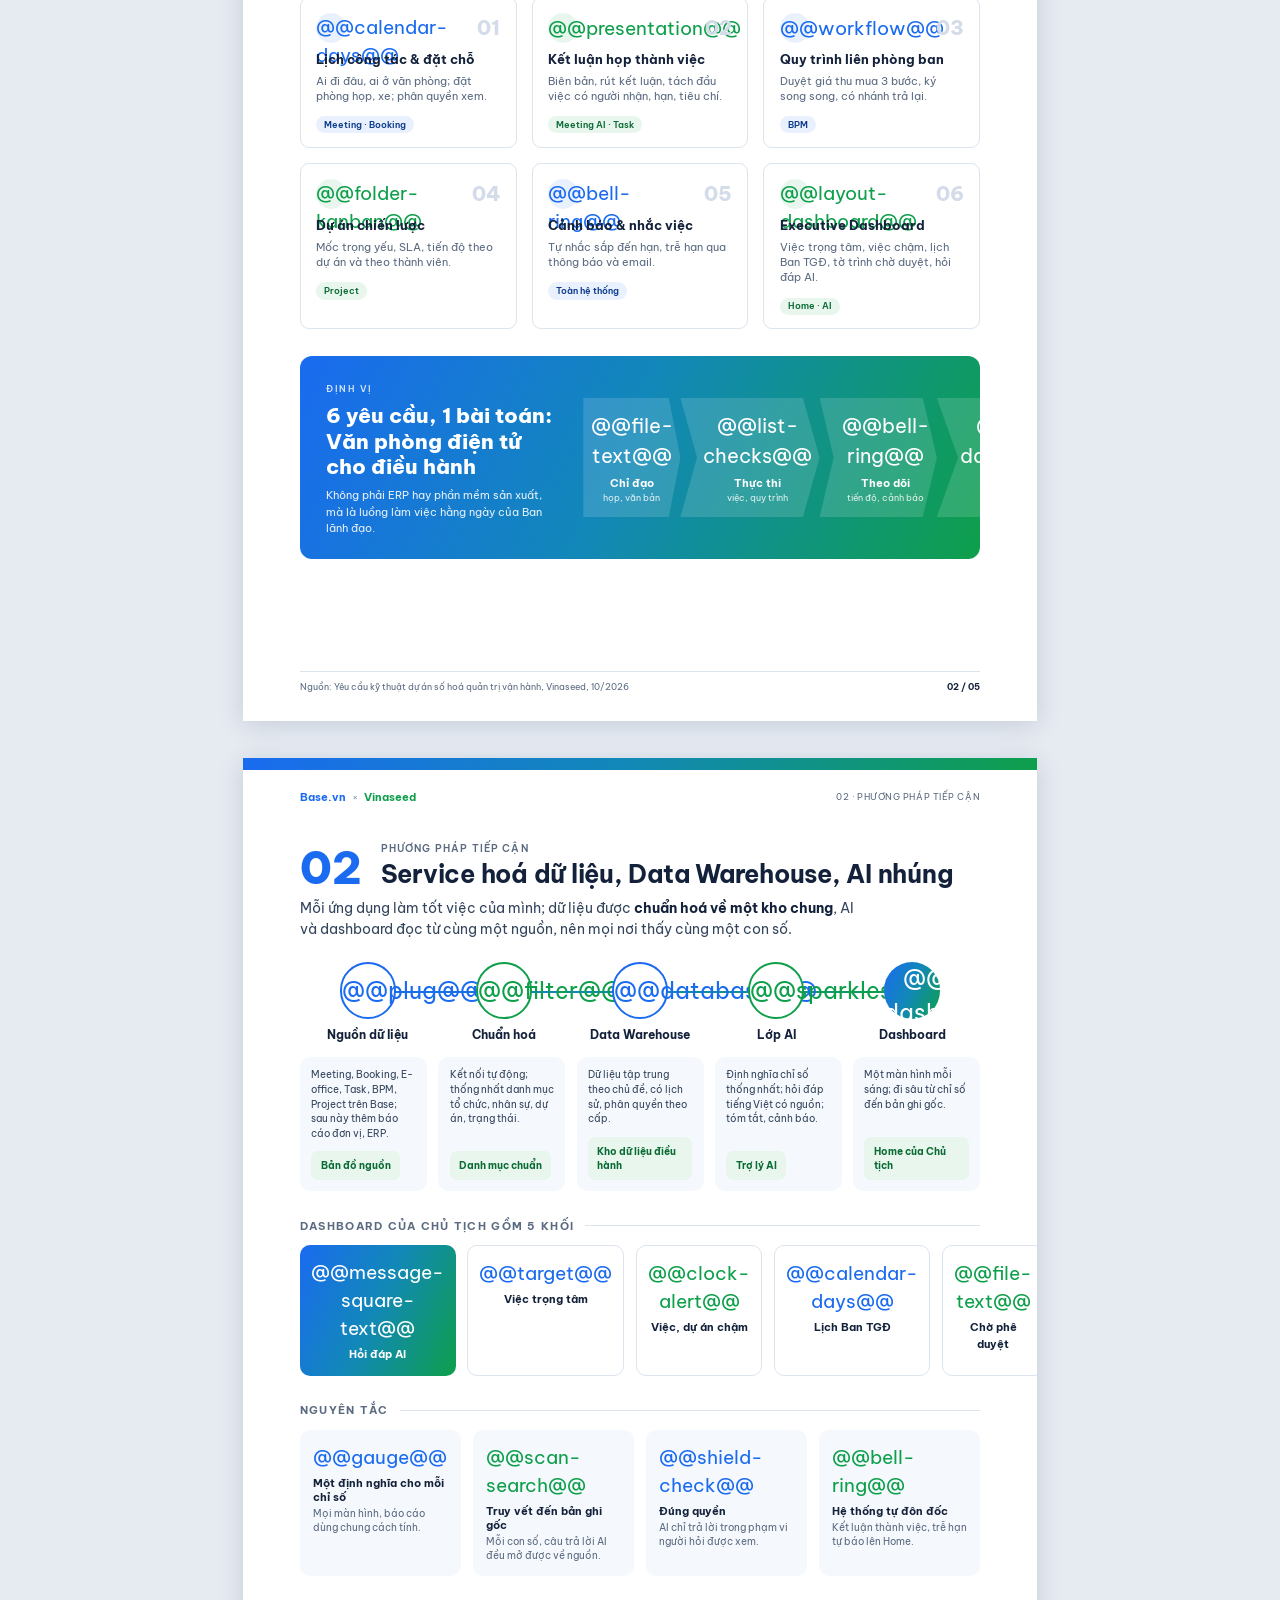
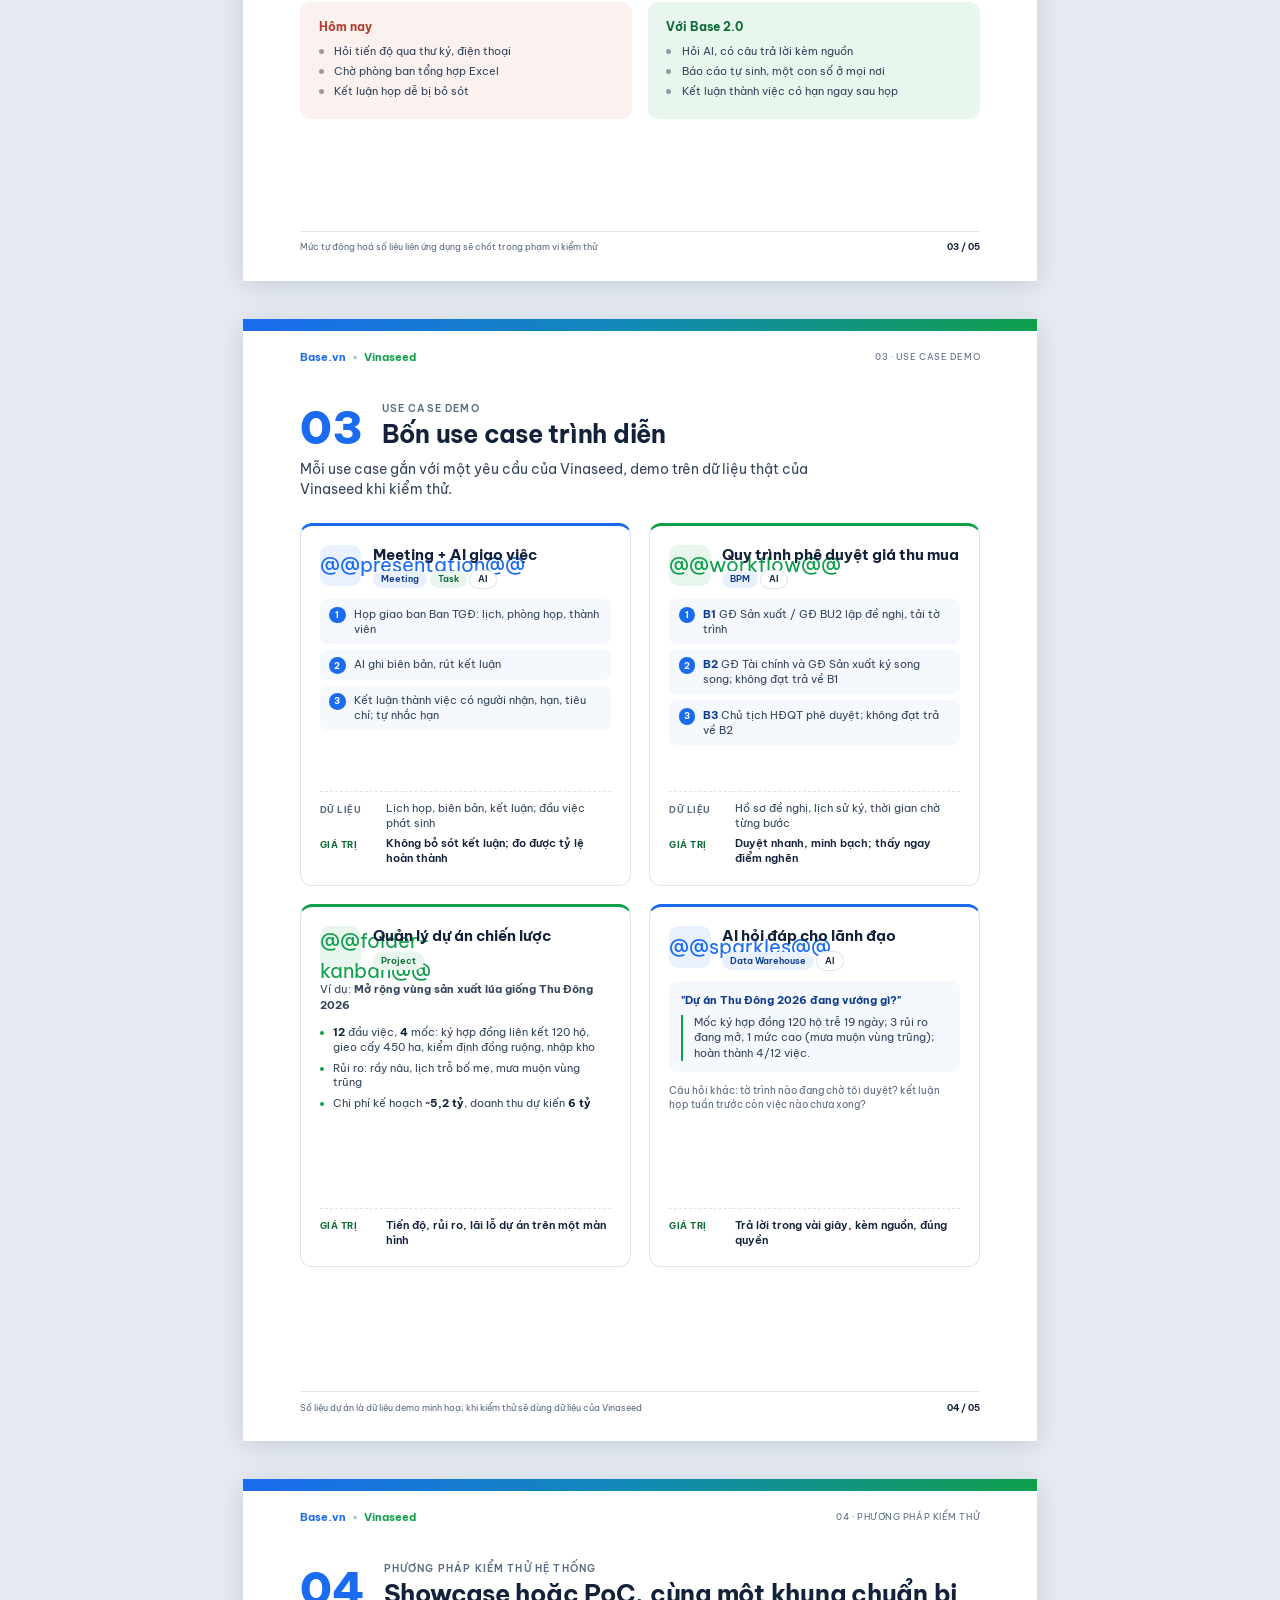
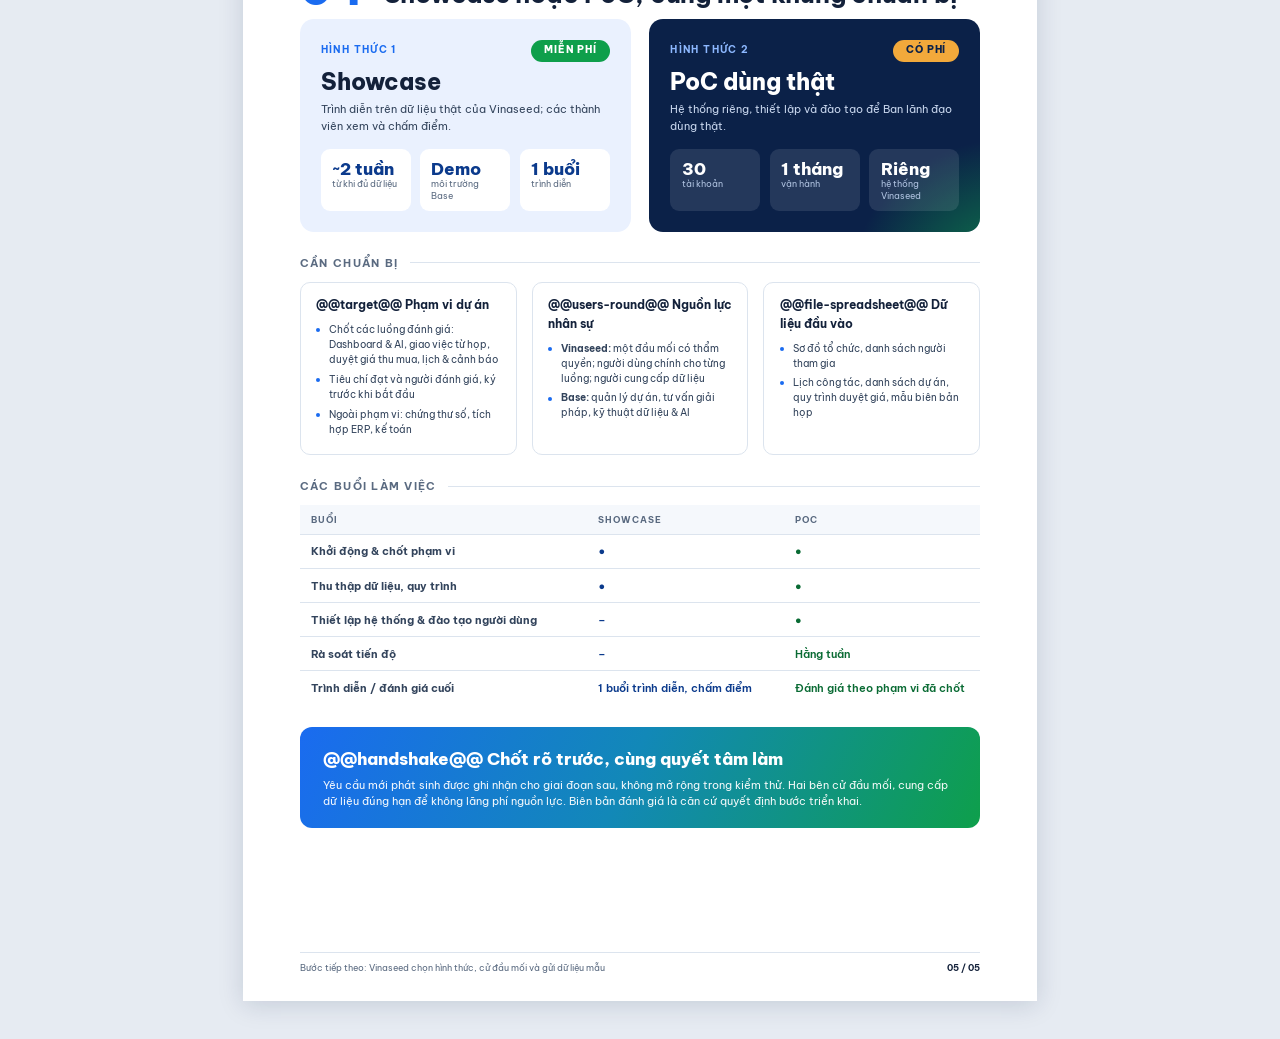
<file: proposal/v2/proposal.html>
<!doctype html>
<html lang="vi">
<head>
<meta charset="utf-8">
<title>Base 2.0 cho Vinaseed — Đề xuất sơ bộ</title>
<link rel="stylesheet" href="assets/fonts.css">
<style>
:root{
  --blue:#1A6BF0; --blue-d:#0B3A8C; --navy:#0B2148; --blue-s:#EAF1FE;
  --green:#0E9F4B; --green-d:#0A6B34; --leaf:#7CC242; --green-s:#E8F6EE;
  --ink:#13213A; --muted:#5A6A80; --line:#DCE4EE; --soft:#F5F8FC; --amber:#F2A93B; --red:#E2513E;
  --grad:linear-gradient(115deg,#1A6BF0 0%,#1288B8 48%,#0E9F4B 100%);
}
@page{size:A4;margin:0}
*{box-sizing:border-box;margin:0;padding:0}
html,body{background:#fff}
body{font-family:'Be Vietnam Pro',sans-serif;color:var(--ink);font-size:9.6pt;line-height:1.5;-webkit-print-color-adjust:exact;print-color-adjust:exact}
.page{width:210mm;height:297mm;position:relative;overflow:hidden;padding:16mm 15mm 16mm;page-break-after:always;background:#fff}
.page:last-child{page-break-after:auto}
svg.i{width:1em;height:1em;stroke-width:2;vertical-align:-.15em}

/* running head & foot */
.head{position:absolute;top:8mm;left:15mm;right:15mm;display:flex;justify-content:space-between;align-items:center;font-size:7pt;color:var(--muted);letter-spacing:.06em;text-transform:uppercase}
.brandpair{display:flex;align-items:center;gap:6px;font-weight:700;letter-spacing:0;text-transform:none;font-size:8pt}
.brandpair .b{color:var(--blue)} .brandpair .v{color:var(--green)} .brandpair .x{color:#9AA8BA;font-weight:400}
.foot{position:absolute;bottom:7mm;left:15mm;right:15mm;display:flex;justify-content:space-between;font-size:7pt;color:var(--muted);border-top:1px solid var(--line);padding-top:2.2mm}
.foot b{color:var(--ink)}
.gradbar{position:absolute;left:0;right:0;top:0;height:3.2mm;background:var(--grad)}

/* section titles */
.sec{display:flex;align-items:flex-end;gap:5mm;margin:4mm 0 2.5mm}
.sec .n{font-size:34pt;font-weight:800;line-height:.9;color:var(--blue)}
.sec h2{font-size:19pt;font-weight:700;line-height:1.15;letter-spacing:-.01em}
.sec .k{font-size:7.2pt;color:var(--muted);letter-spacing:.12em;text-transform:uppercase;font-weight:600;margin-bottom:1mm}
.lead{font-size:10.4pt;color:#33445C;max-width:150mm;margin-bottom:6mm}
.lead b{color:var(--ink)}

/* chips */
.chip{display:inline-flex;align-items:center;gap:4px;font-size:7pt;font-weight:600;border-radius:20px;padding:1.6px 8px;white-space:nowrap}
.chip.b{background:var(--blue-s);color:var(--blue-d)} .chip.g{background:var(--green-s);color:var(--green-d)}
.chip.w{background:#fff;color:var(--ink);box-shadow:0 0 0 1px var(--line)}
.flow{display:flex;flex-wrap:wrap;align-items:center;gap:3px}
.flow .ar{color:#9AA8BA;font-size:8pt}

/* ───────── cover ───────── */
.cover{padding:0}
.cover .top{height:158mm;background:var(--navy);position:relative;overflow:hidden;color:#fff;padding:14mm 15mm}
.cover .top::before{content:"";position:absolute;inset:0;background:radial-gradient(120mm 90mm at 105% 110%,rgba(14,159,75,.85),transparent 60%),radial-gradient(110mm 80mm at -10% -20%,rgba(26,107,240,.9),transparent 60%)}
.cover .top>*:not(.hero){position:relative}
.cover .logos{display:flex;align-items:center;gap:8px;font-weight:800;font-size:12pt}
.cover .logos .b{color:#8DB8FF}.cover .logos .v{color:#8BE0A9}.cover .logos .x{color:rgba(255,255,255,.5);font-weight:300}
.cover .kick{margin-top:12mm;font-size:8pt;letter-spacing:.18em;font-weight:600;color:#BFD4F6}
.cover h1{font-size:30pt;line-height:1.1;font-weight:800;letter-spacing:-.02em;margin-top:3mm;max-width:175mm}
.cover h1 em{font-style:normal;color:#8BE0A9}
.cover .sub{margin-top:5mm;font-size:10.5pt;color:#D6E2F5;max-width:150mm;line-height:1.5}
.cover .hero{position:absolute;left:15mm;right:15mm;top:98mm}
.cpipe{display:grid;grid-template-columns:repeat(5,1fr);gap:3mm;position:relative}
.cpipe::before{content:"";position:absolute;left:8%;right:8%;top:9mm;height:2px;background:linear-gradient(90deg,#8DB8FF,#8BE0A9)}
.cpipe>div{text-align:center;position:relative}
.cpipe .ic{width:18mm;height:18mm;margin:0 auto 3mm;border-radius:50%;display:grid;place-items:center;font-size:20pt;color:#fff;background:#13306A;border:1.5px solid rgba(141,184,255,.7)}
.cpipe .on .ic{background:linear-gradient(135deg,#1A6BF0,#0E9F4B);border:0}
.cpipe b{display:block;font-size:9.4pt;line-height:1.25}
.cpipe small{display:block;font-size:7pt;color:#BFD4F6;line-height:1.35;margin-top:1mm}
.cover .bottom{padding:10mm 15mm 0}
.meta{display:grid;grid-template-columns:repeat(4,1fr);gap:5mm;border-bottom:1px solid var(--line);padding-bottom:7mm}
.meta div small{display:block;font-size:6.8pt;color:var(--muted);letter-spacing:.1em;text-transform:uppercase;font-weight:600;margin-bottom:1mm}
.meta div{font-size:9pt;font-weight:600;line-height:1.35}
.toc{display:grid;grid-template-columns:repeat(4,1fr);gap:5mm;margin-top:7mm}
.toc div{border-top:3px solid var(--blue);padding-top:3mm}
.toc div:nth-child(even){border-color:var(--green)}
.toc b{display:block;font-size:20pt;font-weight:800;color:var(--ink);line-height:1}
.toc span{font-size:9pt;font-weight:600;display:block;margin-top:2mm}
.toc small{font-size:7.6pt;color:var(--muted);display:block;margin-top:1mm;line-height:1.4}
.cover .note{margin-top:9mm;display:flex;gap:4mm;align-items:center;background:var(--soft);border-radius:8px;padding:4mm 5mm;font-size:8.6pt;color:#33445C}
.cover .note .ic{flex:none;width:26px;height:26px;border-radius:50%;background:var(--grad);display:grid;place-items:center;color:#fff}

/* ───────── page 2 ───────── */
.goals{display:grid;grid-template-columns:repeat(4,1fr);gap:4mm;margin-bottom:7mm}
.goal{background:var(--soft);border-radius:9px;padding:4mm;display:flex;flex-direction:column;gap:2mm}
.goal .ic{width:30px;height:30px;border-radius:8px;display:grid;place-items:center;color:#fff;font-size:14pt;background:var(--blue)}
.goal:nth-child(even) .ic{background:var(--green)}
.goal b{font-size:8.8pt;line-height:1.3}
.h3{font-size:8pt;font-weight:700;letter-spacing:.12em;text-transform:uppercase;color:var(--muted);margin:0 0 3mm;display:flex;align-items:center;gap:3mm}
.h3::after{content:"";flex:1;height:1px;background:var(--line)}
.reqs{display:grid;grid-template-columns:repeat(3,1fr);gap:4mm}
.req{border:1px solid var(--line);border-radius:9px;padding:4mm 4mm 3.5mm;position:relative}
.req .top{display:flex;justify-content:space-between;align-items:center;margin-bottom:2.5mm}
.req .ic{width:30px;height:30px;border-radius:50%;display:grid;place-items:center;font-size:14pt;color:var(--blue);background:var(--blue-s)}
.req:nth-child(even) .ic{color:var(--green);background:var(--green-s)}
.req .no{font-size:15pt;font-weight:800;color:#D3DCE8}
.req h4{font-size:10pt;font-weight:700;line-height:1.25;margin-bottom:1.2mm}
.req p{font-size:8pt;color:var(--muted);line-height:1.45;margin-bottom:2.5mm;min-height:23pt}
.position{margin-top:7mm;border-radius:12px;background:var(--grad);color:#fff;padding:6mm 7mm;display:grid;grid-template-columns:62mm 1fr;gap:6mm;align-items:center}
.position .q small{font-size:7pt;letter-spacing:.16em;font-weight:600;opacity:.8}
.position .q h3{font-size:16pt;line-height:1.2;font-weight:800;margin-top:1.5mm}
.position .q p{font-size:8.2pt;opacity:.9;margin-top:2mm}
.steps{display:grid;grid-template-columns:repeat(4,1fr);gap:0}
.step{background:rgba(255,255,255,.14);padding:3.5mm 2mm 3.5mm 6mm;clip-path:polygon(0 0,88% 0,100% 50%,88% 100%,0 100%,12% 50%);text-align:center}
.step:first-child{clip-path:polygon(0 0,88% 0,100% 50%,88% 100%,0 100%);padding-left:2mm}
.step .ic{font-size:15pt;display:block;margin-bottom:1mm}
.step b{font-size:8.6pt;display:block}
.step small{font-size:6.8pt;opacity:.85;display:block;line-height:1.3}

/* ───────── page 3: architecture ───────── */
.arch{display:grid;grid-template-columns:1fr 52mm;gap:7mm}
.layer{position:relative;border-radius:10px;padding:3.5mm 4mm}
.lab{font-size:6.6pt;font-weight:700;letter-spacing:.12em;text-transform:uppercase;color:var(--muted);margin:0 0 1.5mm 1mm;display:flex;gap:2mm;align-items:center}
.lab i{font-style:normal;color:#fff;background:var(--ink);border-radius:3px;padding:0 4px;letter-spacing:.04em}
.l4{background:var(--navy);color:#fff;display:flex;align-items:center;gap:4mm}
.l4 .who{display:flex;align-items:center;gap:3mm;flex:none}
.avatar{width:34px;height:34px;border-radius:50%;background:var(--grad);display:grid;place-items:center;font-size:15pt;color:#fff}
.l4 .who b{font-size:10pt;display:block;line-height:1.2}.l4 .who small{font-size:7pt;opacity:.75}
.l4 .blocks{display:grid;grid-template-columns:repeat(5,1fr);gap:1.6mm;flex:1}
.l4 .blocks span{background:rgba(255,255,255,.1);border-radius:6px;font-size:6.4pt;text-align:center;padding:2mm 1mm;line-height:1.25}
.l4 .blocks span:first-child{background:var(--green)}
.conn{height:6mm;display:flex;justify-content:space-around;padding:0 18mm}
.conn i{width:2px;background:repeating-linear-gradient(var(--blue) 0 3px,transparent 3px 6px)}
.conn.g i{background:repeating-linear-gradient(var(--green) 0 3px,transparent 3px 6px)}
.l3{display:grid;grid-template-columns:repeat(3,1fr);gap:3mm;padding:0}
.ai{border:1.5px solid var(--blue);border-radius:10px;padding:3mm;display:flex;gap:2.5mm;align-items:center;background:#fff}
.ai .ic{width:28px;height:28px;border-radius:8px;background:var(--blue-s);color:var(--blue);display:grid;place-items:center;font-size:13pt;flex:none}
.ai b{font-size:8.6pt;display:block;line-height:1.2}.ai small{font-size:6.8pt;color:var(--muted)}
.l2{background:var(--grad);color:#fff;text-align:center;padding:4.5mm}
.l2 b{font-size:12pt;display:block}
.l2 small{font-size:7.6pt;opacity:.92}
.l2 .pills{display:flex;justify-content:center;gap:2mm;margin-top:2mm}
.l2 .pills span{background:rgba(255,255,255,.18);border-radius:20px;padding:.5mm 3mm;font-size:7pt;font-weight:600}
.l1{display:grid;grid-template-columns:repeat(6,1fr);gap:2mm;padding:0}
.app{background:var(--soft);border-radius:9px;text-align:center;padding:3mm 1mm}
.app .ic{font-size:15pt;color:var(--green)}
.app:nth-child(odd) .ic{color:var(--blue)}
.app b{display:block;font-size:8.2pt}.app small{font-size:6.6pt;color:var(--muted);display:block;line-height:1.3}
.l0{border:1.5px dashed #B9C6D6;text-align:center;font-size:8pt;color:#33445C;padding:2.6mm}
.l0 b{color:var(--ink)}
.side .pr{display:flex;gap:3mm;margin-bottom:6mm}
.side .pr .ic{width:30px;height:30px;flex:none;border-radius:50%;background:var(--green-s);color:var(--green);display:grid;place-items:center;font-size:13pt}
.side .pr:nth-child(odd) .ic{background:var(--blue-s);color:var(--blue)}
.side .pr b{font-size:9pt;display:block;line-height:1.25;margin-bottom:1mm}
.side .pr p{font-size:7.8pt;color:var(--muted);line-height:1.45}
.compare{margin-top:7mm;display:grid;grid-template-columns:1fr 1fr;gap:4mm}
.compare>div{border-radius:10px;padding:4mm 5mm}
.compare .before{background:#FBF1EF}
.compare .after{background:var(--green-s)}
.compare h5{font-size:9pt;margin-bottom:2mm;display:flex;align-items:center;gap:2mm}
.compare .before h5{color:#B23E2E}.compare .after h5{color:var(--green-d)}
.compare ul{list-style:none;font-size:8.2pt;color:#33445C}
.compare li{padding-left:4mm;position:relative;margin-bottom:1mm}
.compare li::before{content:"";position:absolute;left:0;top:.55em;width:5px;height:5px;border-radius:50%;background:currentColor;opacity:.5}

/* ───────── phương pháp ───────── */
.pipe{display:grid;grid-template-columns:repeat(5,1fr);gap:0;margin-bottom:6mm;position:relative}
.pipe::before{content:"";position:absolute;left:10%;right:10%;top:7.5mm;height:2px;background:var(--grad)}
.node{text-align:center;position:relative}
.node .ic{width:15mm;height:15mm;margin:0 auto 2mm;border-radius:50%;background:#fff;border:2px solid var(--blue);color:var(--blue);display:grid;place-items:center;font-size:17pt}
.node:nth-child(even) .ic{border-color:var(--green);color:var(--green)}
.node.on .ic{background:var(--grad);border:0;color:#fff}
.node b{display:block;font-size:9pt;line-height:1.25}
.node small{font-size:7.2pt;color:var(--muted)}
.steps5{border:1px solid var(--line);border-radius:12px;overflow:hidden}
.srow{display:grid;grid-template-columns:11mm 44mm 1fr 34mm;gap:4mm;align-items:center;padding:3.6mm 4mm;border-top:1px solid var(--line)}
.srow.hd{border-top:0;background:var(--soft);padding:2mm 4mm;font-size:6.8pt;font-weight:700;letter-spacing:.1em;text-transform:uppercase;color:var(--muted)}
.sn{width:9mm;height:9mm;border-radius:50%;background:var(--grad);color:#fff;font-weight:800;display:grid;place-items:center;font-size:10pt}
.st b{display:block;font-size:9.6pt;line-height:1.25}
.st small{font-size:7.4pt;color:var(--muted);line-height:1.35;display:block;margin-top:.6mm}
.srow ul{list-style:none;font-size:7.9pt;color:#33445C}
.srow li{position:relative;padding-left:3.5mm;margin:.4mm 0;line-height:1.4}
.srow li::before{content:"";position:absolute;left:0;top:.6em;width:4px;height:4px;border-radius:50%;background:var(--blue)}
.so{font-size:7.6pt;font-weight:700;color:var(--green-d);background:var(--green-s);border-radius:7px;padding:2mm 2.5mm;line-height:1.35}
.kpit{width:100%;border-collapse:collapse;font-size:8pt}
.kpit th{text-align:left;font-size:6.8pt;letter-spacing:.1em;text-transform:uppercase;color:var(--muted);font-weight:700;padding:1.8mm 2.5mm;background:var(--soft)}
.kpit td{padding:2mm 2.5mm;border-top:1px solid var(--line);vertical-align:middle;color:#33445C}
.kpit td:first-child{width:36mm}
.kpit td:nth-child(n+3),.kpit tr td[rowspan]~td:nth-child(n+2){white-space:nowrap}
.grp{display:inline-flex;align-items:center;gap:1.6mm;font-weight:700;font-size:8.2pt}
.grp.b{color:var(--blue-d)}.grp.g{color:var(--green-d)}
.princ{display:grid;grid-template-columns:repeat(4,1fr);gap:3mm}
.princ>div{background:var(--soft);border-radius:10px;padding:3.5mm}
.princ .ic{font-size:14pt;color:var(--blue)}
.princ>div:nth-child(even) .ic{color:var(--green)}
.princ b{display:block;font-size:8.6pt;line-height:1.25;margin:1.2mm 0 .8mm}
.princ small{font-size:7.4pt;color:var(--muted);line-height:1.4;display:block}
.road{display:grid;grid-template-columns:repeat(3,1fr);gap:0}
.ph{padding:3.5mm 7mm 3.5mm 8mm;background:var(--soft);clip-path:polygon(0 0,92% 0,100% 50%,92% 100%,0 100%,6% 50%)}
.ph:first-child{clip-path:polygon(0 0,92% 0,100% 50%,92% 100%,0 100%);padding-left:4mm}
.ph.on{background:var(--grad);color:#fff}
.ph span{font-size:6.8pt;font-weight:700;letter-spacing:.08em;text-transform:uppercase;color:var(--blue)}
.ph.on span{color:#DDEBFF}
.ph b{display:block;font-size:8.8pt;line-height:1.3;margin-top:.6mm}
.ph small{font-size:7.2pt;color:var(--muted);line-height:1.35;display:block}
.ph.on small{color:#E4EEFA}

/* ───────── use cases (chữ) ───────── */
.tline{display:grid;grid-template-columns:repeat(7,1fr);gap:2mm;margin:0 0 5mm}
.tline div{border-top:3px solid var(--blue);padding-top:1.6mm;font-size:7pt;line-height:1.3;color:var(--muted)}
.tline div:nth-child(even){border-color:var(--green)}
.tline b{display:block;font-size:8pt;color:var(--ink)}
.ucs{display:grid;grid-template-columns:1fr 1fr;gap:5mm}
.uc{border:1px solid var(--line);border-radius:12px;padding:4.5mm 5mm;border-top:3px solid var(--blue)}
.uc:nth-child(even){border-top-color:var(--green)}
.uc.wide{grid-column:1/-1}
.uc.wide dl{grid-template-columns:24mm 1fr}
.uh{display:flex;gap:3mm;align-items:flex-start;margin-bottom:3mm}
.num{width:24px;height:24px;flex:none;border-radius:50%;background:var(--grad);color:#fff;font-weight:800;font-size:9pt;display:grid;place-items:center;margin-top:.5mm}
.time{font-size:7.6pt;font-weight:700;color:var(--blue);display:block}
.uh h3{font-size:11.5pt;line-height:1.25;font-weight:700}
.uc dl{display:grid;grid-template-columns:21mm 1fr;gap:2.2mm 3mm;font-size:8pt}
.uc dt{font-size:6.8pt;font-weight:700;letter-spacing:.06em;text-transform:uppercase;color:var(--muted);padding-top:.4mm}
.uc dd{color:#33445C;line-height:1.45}
.uc dt:nth-of-type(3){color:var(--green-d)}
.uc dd:last-of-type{color:var(--ink);font-weight:600}
.mtx{width:100%;border-collapse:collapse;font-size:8pt}
.mtx th{font-size:7pt;font-weight:700;color:var(--muted);padding:1.8mm 1mm;background:var(--soft)}
.mtx td{border-top:1px solid var(--line);padding:1.8mm 1mm;text-align:center;color:var(--blue);font-size:9pt}
.mtx td:first-child{text-align:left;color:var(--ink);font-weight:600;font-size:8pt;padding-left:2.5mm}
.mtx td:last-child{color:var(--green)}

/* ───────── PoC ───────── */
.opts{display:grid;grid-template-columns:1fr 1fr;gap:5mm}
.opt{border-radius:14px;padding:5.5mm;position:relative;overflow:hidden}
.opt.a{background:var(--blue-s)}
.opt.b{background:var(--navy);color:#fff}
.opt.b::before{content:"";position:absolute;inset:0;background:radial-gradient(70mm 60mm at 110% 120%,rgba(14,159,75,.75),transparent 60%)}
.opt>*{position:relative}
.opt .hd{display:flex;justify-content:space-between;align-items:center}
.opt .code{font-size:7.4pt;font-weight:700;letter-spacing:.14em;color:var(--blue)}
.opt.b .code{color:#8DB8FF}
.price{font-size:7.4pt;font-weight:800;letter-spacing:.08em;border-radius:20px;padding:1mm 3.5mm;background:var(--green);color:#fff}
.opt.b .price{background:var(--amber);color:var(--navy)}
.opt h3{font-size:17pt;font-weight:800;margin-top:2mm;line-height:1.15}
.opt .what{font-size:8.6pt;margin-top:1.5mm;color:#33445C}
.opt.b .what{color:#C9D7EE}
.kpis{display:grid;grid-template-columns:repeat(3,1fr);gap:2.5mm;margin:4.5mm 0}
.kpi{background:#fff;border-radius:9px;padding:2.6mm 3mm}
.opt.b .kpi{background:rgba(255,255,255,.1)}
.kpi b{font-size:12.5pt;font-weight:800;display:block;line-height:1.15;color:var(--blue-d);white-space:nowrap}
.opt.b .kpi b{color:#fff}
.kpi small{font-size:6.8pt;color:var(--muted);line-height:1.3;display:block}
.opt.b .kpi small{color:#AFC2E0}
.opt ul{list-style:none;font-size:8pt}
.opt li{padding-left:5mm;position:relative;margin-bottom:1.3mm;line-height:1.4}
.opt li svg{position:absolute;left:0;top:.2em;width:9pt;height:9pt;color:var(--green)}
.opt.b li svg{color:var(--leaf)}
.tl{display:grid;gap:1.5mm;margin-top:4mm}
.tl .row{display:grid;grid-template-columns:8mm 1fr;align-items:center;gap:2mm;font-size:7.4pt}
.tl .row b{font-size:7pt;color:var(--blue)}
.opt.b .tl .row b{color:var(--amber)}
.tl .bar{height:5.5mm;border-radius:4px;background:#fff;display:flex;align-items:center;padding:0 2.5mm;font-weight:600;box-shadow:0 0 0 1px var(--line)}
.opt.b .tl .bar{background:rgba(255,255,255,.12);box-shadow:none}
.scope{margin-top:6mm;display:grid;grid-template-columns:repeat(4,1fr);gap:3mm}
.sc{border:1px solid var(--line);border-radius:10px;padding:3.2mm}
.sc .ic{font-size:13pt;color:var(--blue)}
.sc:nth-child(even) .ic{color:var(--green)}
.sc b{display:block;font-size:8.6pt;margin:1mm 0 .6mm;line-height:1.25}
.sc small{font-size:7.4pt;color:var(--muted);line-height:1.4;display:block}
.outscope{margin-top:3mm;font-size:7.8pt;color:var(--muted);display:flex;gap:2mm;align-items:baseline}
.outscope b{color:#B23E2E;font-size:7pt;letter-spacing:.1em;white-space:nowrap}
.commit{margin-top:6mm;border-radius:12px;background:var(--grad);color:#fff;padding:5mm 6mm}
.commit h4{font-size:12.5pt;font-weight:800;display:flex;align-items:center;gap:2.5mm}
.commit .cols{display:grid;grid-template-columns:repeat(3,1fr);gap:5mm;margin-top:3mm}
.commit .cols b{display:block;font-size:8.8pt;margin-bottom:.8mm}
.commit .cols p{font-size:7.8pt;opacity:.92;line-height:1.45}
.commit .cols .n{font-size:7pt;font-weight:800;opacity:.75;letter-spacing:.1em}


/* ───────── bản rút gọn presale ───────── */
.pipe .node b{margin-top:0}
.cols5{display:grid;grid-template-columns:repeat(5,1fr);gap:3mm;margin-top:-2mm}
.cols5>div{background:var(--soft);border-radius:10px;padding:3mm;display:flex;flex-direction:column;justify-content:space-between;gap:2.5mm}
.cols5 p{font-size:7.6pt;color:#33445C;line-height:1.45}
.cols5 .so{align-self:flex-start}
.blocks5{display:grid;grid-template-columns:repeat(5,1fr);gap:3mm}
.blocks5>div{border:1px solid var(--line);border-radius:10px;padding:3.5mm 3mm;text-align:center;color:var(--blue);font-size:14pt}
.blocks5>div:nth-child(odd){color:var(--green)}
.blocks5>div.on{background:var(--grad);color:#fff;border:0}
.blocks5 b{display:block;font-size:8.4pt;color:var(--ink);margin-top:1mm}
.blocks5 .on b{color:#fff}
.uct{width:100%;border-collapse:collapse;font-size:8.4pt}
.uct th{text-align:left;font-size:6.8pt;letter-spacing:.1em;text-transform:uppercase;color:var(--muted);font-weight:700;padding:2.2mm 3mm;background:var(--soft)}
.uct td{padding:4.2mm 3mm;border-top:1px solid var(--line);vertical-align:top;color:#33445C;line-height:1.45}
.uct td:first-child{width:40mm}
.uct td:nth-child(3){width:34mm;color:var(--blue-d);font-weight:600;font-size:7.8pt}
.uct td:last-child{width:44mm;color:var(--green-d);font-weight:600}
.uct .t{display:block;font-size:7.4pt;font-weight:700;color:var(--blue)}
.uct b{color:var(--ink);font-size:9pt}
.opts2{display:grid;grid-template-columns:1fr 1fr;gap:5mm}
.opts2 .kpis{margin:3.5mm 0 0}
.prep{display:grid;grid-template-columns:repeat(3,1fr);gap:4mm}
.prep>div{border:1px solid var(--line);border-radius:10px;padding:3.5mm 4mm}
.ph3{font-size:9.2pt;font-weight:700;display:flex;align-items:center;gap:2mm;margin-bottom:2mm;color:var(--ink)}
.ph3 svg{color:var(--blue)}
.prep>div:nth-child(2) .ph3 svg{color:var(--green)}
.prep ul{list-style:none;font-size:7.8pt;color:#33445C}
.prep li{position:relative;padding-left:3.5mm;margin-bottom:1.2mm;line-height:1.45}
.prep li::before{content:"";position:absolute;left:0;top:.6em;width:4px;height:4px;border-radius:50%;background:var(--blue)}
.sess{width:100%;border-collapse:collapse;font-size:8.2pt}
.sess th{text-align:left;font-size:6.8pt;letter-spacing:.1em;text-transform:uppercase;color:var(--muted);font-weight:700;padding:2mm 3mm;background:var(--soft)}
.sess td{padding:2.2mm 3mm;border-top:1px solid var(--line);color:#33445C}
.sess td:nth-child(n+2){width:52mm;color:var(--blue-d);font-weight:600}
.sess td:last-child{color:var(--green-d)}
.commit p{font-size:8.2pt;opacity:.95;margin-top:1.5mm;line-height:1.5}

/* ───────── 4 use case demo ───────── */
.ucd{display:grid;grid-template-columns:1fr 1fr;gap:5mm}
.ucd .card{border:1px solid var(--line);border-top:3px solid var(--blue);border-radius:12px;padding:5mm;display:flex;flex-direction:column;gap:3mm;min-height:96mm}
.ucd .card:nth-child(2),.ucd .card:nth-child(3){border-top-color:var(--green)}
.ucd .ch{display:flex;gap:3mm;align-items:flex-start}
.ucd .ch .ic{flex:none;width:11mm;height:11mm;border-radius:10px;background:var(--blue-s);color:var(--blue);display:grid;place-items:center;font-size:15pt}
.ucd .card:nth-child(2) .ch .ic,.ucd .card:nth-child(3) .ch .ic{background:var(--green-s);color:var(--green)}
.ucd h3{font-size:11.5pt;line-height:1.25;margin-bottom:1.2mm}
.flow3{list-style:none;counter-reset:s;display:grid;gap:1.6mm}
.flow3 li{counter-increment:s;position:relative;padding:2mm 2.5mm 2mm 9mm;background:var(--soft);border-radius:7px;font-size:7.9pt;line-height:1.4;color:#33445C}
.flow3 li::before{content:counter(s);position:absolute;left:2.5mm;top:2mm;width:4.4mm;height:4.4mm;border-radius:50%;background:var(--blue);color:#fff;font-size:6.6pt;font-weight:700;display:grid;place-items:center}
.flow3 li b{color:var(--blue-d)}
.ucd dl{display:grid;grid-template-columns:15mm 1fr;gap:1.4mm 2.5mm;font-size:7.9pt;margin-top:auto;padding-top:2.5mm;border-top:1px dashed var(--line)}
.ucd dt{font-size:6.6pt;font-weight:700;letter-spacing:.06em;text-transform:uppercase;color:var(--muted);padding-top:.4mm}
.ucd dd{color:#33445C;line-height:1.4}
.ucd dt:last-of-type{color:var(--green-d)}
.ucd dd:last-of-type{color:var(--ink);font-weight:600}
.ucd .ex{font-size:8.2pt;color:#33445C}
.facts{list-style:none;display:grid;gap:1.6mm}
.facts li{font-size:7.9pt;line-height:1.4;color:#33445C;padding-left:3.5mm;position:relative}
.facts li::before{content:"";position:absolute;left:0;top:.6em;width:4px;height:4px;border-radius:50%;background:var(--green)}
.facts b{color:var(--ink)}
.qa{background:var(--soft);border-radius:9px;padding:3mm}
.qa .q{font-size:8.6pt;font-weight:700;color:var(--blue-d);margin-bottom:1.5mm}
.qa .a{font-size:7.9pt;color:#33445C;line-height:1.45;padding-left:3mm;border-left:2px solid var(--green)}
.ucd .more{font-size:7.6pt;color:var(--muted);line-height:1.45}

/* ───────── xem trên màn hình & thanh chỉnh sửa (không in ra) ───────── */
@media screen{
  html,body{background:#E6EBF2}
  .page{margin:10mm auto;box-shadow:0 4px 24px rgba(11,33,72,.15)}
}
#editbar{position:fixed;top:12px;right:12px;z-index:99;display:flex;gap:6px}
#editbar button{border:0;border-radius:8px;padding:8px 14px;font:600 13px 'Be Vietnam Pro',sans-serif;cursor:pointer;background:#fff;color:var(--ink);box-shadow:0 2px 8px rgba(11,33,72,.2)}
#editbar button.on{background:var(--blue);color:#fff}
body.editing .page:hover{outline:2px dashed rgba(26,107,240,.35)}
@media print{#editbar{display:none}}
</style>
</head>
<body>

<!-- ═════════════ PAGE 1 · COVER ═════════════ -->
<section class="page cover">
  <div class="top">
    <div class="logos"><span class="b">Base.vn</span><span class="x">×</span><span class="v">Vinaseed</span></div>
    <div class="kick">ĐỀ XUẤT GIẢI PHÁP · BẢN SƠ BỘ</div>
    <h1>Văn phòng điện tử <em>cho điều hành</em> Vinaseed</h1>
    <p class="sub">Giải pháp Base 2.0: dữ liệu vận hành được chuẩn hoá về Data Warehouse, AI nhúng sẵn, Chủ tịch nắm toàn bộ vận hành trên một màn hình mỗi sáng.</p>

    <div class="hero">
      <div class="cpipe">
        <div><span class="ic">@@plug@@</span><b>Nguồn dữ liệu</b><small>Meeting · Booking · E-office · Task · BPM · Project</small></div>
        <div><span class="ic">@@filter@@</span><b>Chuẩn hoá</b><small>kết nối, làm sạch, danh mục chung</small></div>
        <div><span class="ic">@@database@@</span><b>Data Warehouse</b><small>kho dữ liệu điều hành</small></div>
        <div><span class="ic">@@sparkles@@</span><b>Lớp AI</b><small>chỉ số, hỏi đáp, cảnh báo</small></div>
        <div class="on"><span class="ic">@@layout-dashboard@@</span><b>Executive Dashboard</b><small>một màn hình cho Chủ tịch</small></div>
      </div>
    </div>
  </div>

  <div class="bottom">
    <div class="meta">
      <div><small>Đơn vị đề xuất</small>Base.vn</div>
      <div><small>Khách hàng</small>Tập đoàn Giống cây trồng Việt Nam (Vinaseed)</div>
      <div><small>Đối tượng</small>Ban TGĐ, các PTGĐ, Trưởng/Phó phòng</div>
      <div><small>Ngày lập</small>18/10/2026</div>
    </div>
    <div class="toc">
      <div><b>01</b><span>Bài toán</span><small>6 yêu cầu, định vị là văn phòng điện tử</small></div>
      <div><b>02</b><span>Phương pháp tiếp cận</span><small>Data Warehouse, AI nhúng, dashboard lãnh đạo</small></div>
      <div><b>03</b><span>Use case demo</span><small>Họp & giao việc, duyệt giá, dự án, AI hỏi đáp</small></div>
      <div><b>04</b><span>Phương pháp kiểm thử</span><small>Showcase hoặc PoC, khung chuẩn bị</small></div>
    </div>
    <div class="note"><div class="ic">@@target@@</div><div><b>Mục tiêu tài liệu:</b> thống nhất cách hiểu bài toán và chọn phương án kiểm chứng giải pháp trước khi trình Chủ tịch.</div></div>
  </div>
  <div class="foot" style="left:15mm;right:15mm"><span>Base.vn × Vinaseed · Đề xuất sơ bộ</span><b>01 / 05</b></div>
</section>

<!-- ═════════════ PAGE 2 · BÀI TOÁN ═════════════ -->
<section class="page">
  <div class="gradbar"></div>
  <div class="head"><div class="brandpair"><span class="b">Base.vn</span><span class="x">×</span><span class="v">Vinaseed</span></div><span>01 · Bài toán</span></div>

  <div class="sec" style="margin-top:6mm"><div class="n">01</div><div><div class="k">Yêu cầu của Vinaseed</div><h2>Bài toán điều hành, không phải phần mềm</h2></div></div>
  <p class="lead">Vinaseed cần quản trị vận hành <b>xuyên suốt từ Chủ tịch HĐQT, Ban TGĐ tới phòng ban và chi nhánh</b>, chạy trên một hệ thống thay cho email, Zalo và Excel rời rạc.</p>

  <div class="h3">4 mục tiêu</div>
  <div class="goals">
    <div class="goal"><div class="ic">@@users-round@@</div><b>Hệ thống xuyên suốt từ Ban lãnh đạo tới chi nhánh</b></div>
    <div class="goal"><div class="ic">@@list-checks@@</div><b>Tự động giao việc, theo dõi, cảnh báo trễ hạn</b></div>
    <div class="goal"><div class="ic">@@calendar-days@@</div><b>Số hoá lịch công tác của Ban Giám đốc</b></div>
    <div class="goal"><div class="ic">@@layout-dashboard@@</div><b>Executive Dashboard mỗi sáng cho Chủ tịch</b></div>
  </div>

  <div class="h3">6 yêu cầu nghiệp vụ</div>
  <div class="reqs">
    <div class="req"><div class="top"><div class="ic">@@calendar-days@@</div><span class="no">01</span></div><h4>Lịch công tác & đặt chỗ</h4><p>Ai đi đâu, ai ở văn phòng; đặt phòng họp, xe; phân quyền xem.</p><span class="chip b">Meeting · Booking</span></div>
    <div class="req"><div class="top"><div class="ic">@@presentation@@</div><span class="no">02</span></div><h4>Kết luận họp thành việc</h4><p>Biên bản, rút kết luận, tách đầu việc có người nhận, hạn, tiêu chí.</p><span class="chip g">Meeting AI · Task</span></div>
    <div class="req"><div class="top"><div class="ic">@@workflow@@</div><span class="no">03</span></div><h4>Quy trình liên phòng ban</h4><p>Duyệt giá thu mua 3 bước, ký song song, có nhánh trả lại.</p><span class="chip b">BPM</span></div>
    <div class="req"><div class="top"><div class="ic">@@folder-kanban@@</div><span class="no">04</span></div><h4>Dự án chiến lược</h4><p>Mốc trọng yếu, SLA, tiến độ theo dự án và theo thành viên.</p><span class="chip g">Project</span></div>
    <div class="req"><div class="top"><div class="ic">@@bell-ring@@</div><span class="no">05</span></div><h4>Cảnh báo & nhắc việc</h4><p>Tự nhắc sắp đến hạn, trễ hạn qua thông báo và email.</p><span class="chip b">Toàn hệ thống</span></div>
    <div class="req"><div class="top"><div class="ic">@@layout-dashboard@@</div><span class="no">06</span></div><h4>Executive Dashboard</h4><p>Việc trọng tâm, việc chậm, lịch Ban TGĐ, tờ trình chờ duyệt, hỏi đáp AI.</p><span class="chip g">Home · AI</span></div>
  </div>

  <div class="position">
    <div class="q"><small>ĐỊNH VỊ</small><h3>6 yêu cầu, 1 bài toán: Văn phòng điện tử cho điều hành</h3><p>Không phải ERP hay phần mềm sản xuất, mà là luồng làm việc hằng ngày của Ban lãnh đạo.</p></div>
    <div class="steps">
      <div class="step"><span class="ic">@@file-text@@</span><b>Chỉ đạo</b><small>họp, văn bản</small></div>
      <div class="step"><span class="ic">@@list-checks@@</span><b>Thực thi</b><small>việc, quy trình</small></div>
      <div class="step"><span class="ic">@@bell-ring@@</span><b>Theo dõi</b><small>tiến độ, cảnh báo</small></div>
      <div class="step"><span class="ic">@@layout-dashboard@@</span><b>Báo cáo</b><small>một màn hình</small></div>
    </div>
  </div>
  <div class="foot"><span>Nguồn: Yêu cầu kỹ thuật dự án số hoá quản trị vận hành, Vinaseed, 10/2026</span><b>02 / 05</b></div>
</section>

<!-- ═════════════ PAGE 3 · PHƯƠNG PHÁP TIẾP CẬN ═════════════ -->
<section class="page">
  <div class="gradbar"></div>
  <div class="head"><div class="brandpair"><span class="b">Base.vn</span><span class="x">×</span><span class="v">Vinaseed</span></div><span>02 · Phương pháp tiếp cận</span></div>

  <div class="sec" style="margin-top:6mm"><div class="n">02</div><div><div class="k">Phương pháp tiếp cận</div><h2>Service hoá dữ liệu, Data Warehouse, AI nhúng</h2></div></div>
  <p class="lead">Mỗi ứng dụng làm tốt việc của mình; dữ liệu được <b>chuẩn hoá về một kho chung</b>, AI và dashboard đọc từ cùng một nguồn, nên mọi nơi thấy cùng một con số.</p>

  <div class="pipe">
    <div class="node"><div class="ic">@@plug@@</div><b>Nguồn dữ liệu</b></div>
    <div class="node"><div class="ic">@@filter@@</div><b>Chuẩn hoá</b></div>
    <div class="node"><div class="ic">@@database@@</div><b>Data Warehouse</b></div>
    <div class="node"><div class="ic">@@sparkles@@</div><b>Lớp AI</b></div>
    <div class="node on"><div class="ic">@@layout-dashboard@@</div><b>Dashboard</b></div>
  </div>
  <div class="cols5">
    <div><p>Meeting, Booking, E-office, Task, BPM, Project trên Base; sau này thêm báo cáo đơn vị, ERP.</p><span class="so">Bản đồ nguồn</span></div>
    <div><p>Kết nối tự động; thống nhất danh mục tổ chức, nhân sự, dự án, trạng thái.</p><span class="so">Danh mục chuẩn</span></div>
    <div><p>Dữ liệu tập trung theo chủ đề, có lịch sử, phân quyền theo cấp.</p><span class="so">Kho dữ liệu điều hành</span></div>
    <div><p>Định nghĩa chỉ số thống nhất; hỏi đáp tiếng Việt có nguồn; tóm tắt, cảnh báo.</p><span class="so">Trợ lý AI</span></div>
    <div><p>Một màn hình mỗi sáng; đi sâu từ chỉ số đến bản ghi gốc.</p><span class="so">Home của Chủ tịch</span></div>
  </div>

  <div class="h3" style="margin-top:7mm">Dashboard của Chủ tịch gồm 5 khối</div>
  <div class="blocks5">
    <div class="on">@@message-square-text@@<b>Hỏi đáp AI</b></div>
    <div>@@target@@<b>Việc trọng tâm</b></div>
    <div>@@clock-alert@@<b>Việc, dự án chậm</b></div>
    <div>@@calendar-days@@<b>Lịch Ban TGĐ</b></div>
    <div>@@file-text@@<b>Chờ phê duyệt</b></div>
  </div>

  <div class="h3" style="margin-top:7mm">Nguyên tắc</div>
  <div class="princ">
    <div><div class="ic">@@gauge@@</div><b>Một định nghĩa cho mỗi chỉ số</b><small>Mọi màn hình, báo cáo dùng chung cách tính.</small></div>
    <div><div class="ic">@@scan-search@@</div><b>Truy vết đến bản ghi gốc</b><small>Mỗi con số, câu trả lời AI đều mở được về nguồn.</small></div>
    <div><div class="ic">@@shield-check@@</div><b>Đúng quyền</b><small>AI chỉ trả lời trong phạm vi người hỏi được xem.</small></div>
    <div><div class="ic">@@bell-ring@@</div><b>Hệ thống tự đôn đốc</b><small>Kết luận thành việc, trễ hạn tự báo lên Home.</small></div>
  </div>

  <div class="compare">
    <div class="before"><h5>Hôm nay</h5><ul><li>Hỏi tiến độ qua thư ký, điện thoại</li><li>Chờ phòng ban tổng hợp Excel</li><li>Kết luận họp dễ bị bỏ sót</li></ul></div>
    <div class="after"><h5>Với Base 2.0</h5><ul><li>Hỏi AI, có câu trả lời kèm nguồn</li><li>Báo cáo tự sinh, một con số ở mọi nơi</li><li>Kết luận thành việc có hạn ngay sau họp</li></ul></div>
  </div>
  <div class="foot"><span>Mức tự động hoá số liệu liên ứng dụng sẽ chốt trong phạm vi kiểm thử</span><b>03 / 05</b></div>
</section>

<!-- ═════════════ PAGE 4 · USE CASE ═════════════ -->
<section class="page">
  <div class="gradbar"></div>
  <div class="head"><div class="brandpair"><span class="b">Base.vn</span><span class="x">×</span><span class="v">Vinaseed</span></div><span>03 · Use case demo</span></div>

  <div class="sec" style="margin-top:6mm"><div class="n">03</div><div><div class="k">Use case demo</div><h2>Bốn use case trình diễn</h2></div></div>
  <p class="lead">Mỗi use case gắn với một yêu cầu của Vinaseed, demo trên dữ liệu thật của Vinaseed khi kiểm thử.</p>

  <div class="ucd">
    <div class="card">
      <div class="ch"><span class="ic">@@presentation@@</span><div><h3>Meeting + AI giao việc</h3><span class="chip b">Meeting</span> <span class="chip g">Task</span> <span class="chip w">AI</span></div></div>
      <ol class="flow3"><li>Họp giao ban Ban TGĐ: lịch, phòng họp, thành viên</li><li>AI ghi biên bản, rút kết luận</li><li>Kết luận thành việc có người nhận, hạn, tiêu chí; tự nhắc hạn</li></ol>
      <dl><dt>Dữ liệu</dt><dd>Lịch họp, biên bản, kết luận; đầu việc phát sinh</dd><dt>Giá trị</dt><dd>Không bỏ sót kết luận; đo được tỷ lệ hoàn thành</dd></dl>
    </div>
    <div class="card">
      <div class="ch"><span class="ic">@@workflow@@</span><div><h3>Quy trình phê duyệt giá thu mua</h3><span class="chip b">BPM</span> <span class="chip w">AI</span></div></div>
      <ol class="flow3"><li><b>B1</b> GĐ Sản xuất / GĐ BU2 lập đề nghị, tải tờ trình</li><li><b>B2</b> GĐ Tài chính và GĐ Sản xuất ký song song; không đạt trả về B1</li><li><b>B3</b> Chủ tịch HĐQT phê duyệt; không đạt trả về B2</li></ol>
      <dl><dt>Dữ liệu</dt><dd>Hồ sơ đề nghị, lịch sử ký, thời gian chờ từng bước</dd><dt>Giá trị</dt><dd>Duyệt nhanh, minh bạch; thấy ngay điểm nghẽn</dd></dl>
    </div>
    <div class="card">
      <div class="ch"><span class="ic">@@folder-kanban@@</span><div><h3>Quản lý dự án chiến lược</h3><span class="chip g">Project</span></div></div>
      <p class="ex">Ví dụ: <b>Mở rộng vùng sản xuất lúa giống Thu Đông 2026</b></p>
      <ul class="facts">
        <li><b>12</b> đầu việc, <b>4</b> mốc: ký hợp đồng liên kết 120 hộ, gieo cấy 450 ha, kiểm định đồng ruộng, nhập kho</li>
        <li>Rủi ro: rầy nâu, lịch trỗ bố mẹ, mưa muộn vùng trũng</li>
        <li>Chi phí kế hoạch <b>~5,2 tỷ</b>, doanh thu dự kiến <b>6 tỷ</b></li>
      </ul>
      <dl><dt>Giá trị</dt><dd>Tiến độ, rủi ro, lãi lỗ dự án trên một màn hình</dd></dl>
    </div>
    <div class="card">
      <div class="ch"><span class="ic">@@sparkles@@</span><div><h3>AI hỏi đáp cho lãnh đạo</h3><span class="chip b">Data Warehouse</span> <span class="chip w">AI</span></div></div>
      <div class="qa">
        <p class="q">"Dự án Thu Đông 2026 đang vướng gì?"</p>
        <p class="a">Mốc ký hợp đồng 120 hộ trễ 19 ngày; 3 rủi ro đang mở, 1 mức cao (mưa muộn vùng trũng); hoàn thành 4/12 việc.</p>
      </div>
      <p class="more">Câu hỏi khác: tờ trình nào đang chờ tôi duyệt? kết luận họp tuần trước còn việc nào chưa xong?</p>
      <dl><dt>Giá trị</dt><dd>Trả lời trong vài giây, kèm nguồn, đúng quyền</dd></dl>
    </div>
  </div>
  <div class="foot"><span>Số liệu dự án là dữ liệu demo minh hoạ; khi kiểm thử sẽ dùng dữ liệu của Vinaseed</span><b>04 / 05</b></div>
</section>

<!-- ═════════════ PAGE 5 · PHƯƠNG PHÁP KIỂM THỬ ═════════════ -->
<section class="page">
  <div class="gradbar"></div>
  <div class="head"><div class="brandpair"><span class="b">Base.vn</span><span class="x">×</span><span class="v">Vinaseed</span></div><span>04 · Phương pháp kiểm thử</span></div>

  <div class="sec" style="margin-top:6mm"><div class="n">04</div><div><div class="k">Phương pháp kiểm thử hệ thống</div><h2>Showcase hoặc PoC, cùng một khung chuẩn bị</h2></div></div>

  <div class="opts2">
    <div class="opt a">
      <div class="hd"><span class="code">HÌNH THỨC 1</span><span class="price">MIỄN PHÍ</span></div>
      <h3>Showcase</h3>
      <p class="what">Trình diễn trên dữ liệu thật của Vinaseed; các thành viên xem và chấm điểm.</p>
      <div class="kpis"><div class="kpi"><b>~2 tuần</b><small>từ khi đủ dữ liệu</small></div><div class="kpi"><b>Demo</b><small>môi trường Base</small></div><div class="kpi"><b>1 buổi</b><small>trình diễn</small></div></div>
    </div>
    <div class="opt b">
      <div class="hd"><span class="code">HÌNH THỨC 2</span><span class="price">CÓ PHÍ</span></div>
      <h3>PoC dùng thật</h3>
      <p class="what">Hệ thống riêng, thiết lập và đào tạo để Ban lãnh đạo dùng thật.</p>
      <div class="kpis"><div class="kpi"><b>30</b><small>tài khoản</small></div><div class="kpi"><b>1 tháng</b><small>vận hành</small></div><div class="kpi"><b>Riêng</b><small>hệ thống Vinaseed</small></div></div>
    </div>
  </div>

  <div class="h3" style="margin-top:6mm">Cần chuẩn bị</div>
  <div class="prep">
    <div>
      <div class="ph3">@@target@@ Phạm vi dự án</div>
      <ul>
        <li>Chốt các luồng đánh giá: Dashboard & AI, giao việc từ họp, duyệt giá thu mua, lịch & cảnh báo</li>
        <li>Tiêu chí đạt và người đánh giá, ký trước khi bắt đầu</li>
        <li>Ngoài phạm vi: chứng thư số, tích hợp ERP, kế toán</li>
      </ul>
    </div>
    <div>
      <div class="ph3">@@users-round@@ Nguồn lực nhân sự</div>
      <ul>
        <li><b>Vinaseed:</b> một đầu mối có thẩm quyền; người dùng chính cho từng luồng; người cung cấp dữ liệu</li>
        <li><b>Base:</b> quản lý dự án, tư vấn giải pháp, kỹ thuật dữ liệu & AI</li>
      </ul>
    </div>
    <div>
      <div class="ph3">@@file-spreadsheet@@ Dữ liệu đầu vào</div>
      <ul>
        <li>Sơ đồ tổ chức, danh sách người tham gia</li>
        <li>Lịch công tác, danh sách dự án, quy trình duyệt giá, mẫu biên bản họp</li>
      </ul>
    </div>
  </div>

  <div class="h3" style="margin-top:6mm">Các buổi làm việc</div>
  <table class="sess">
    <thead><tr><th>Buổi</th><th>Showcase</th><th>PoC</th></tr></thead>
    <tbody>
      <tr><td><b>Khởi động & chốt phạm vi</b></td><td>●</td><td>●</td></tr>
      <tr><td><b>Thu thập dữ liệu, quy trình</b></td><td>●</td><td>●</td></tr>
      <tr><td><b>Thiết lập hệ thống & đào tạo người dùng</b></td><td>–</td><td>●</td></tr>
      <tr><td><b>Rà soát tiến độ</b></td><td>–</td><td>Hằng tuần</td></tr>
      <tr><td><b>Trình diễn / đánh giá cuối</b></td><td>1 buổi trình diễn, chấm điểm</td><td>Đánh giá theo phạm vi đã chốt</td></tr>
    </tbody>
  </table>

  <div class="commit">
    <h4>@@handshake@@ Chốt rõ trước, cùng quyết tâm làm</h4>
    <p>Yêu cầu mới phát sinh được ghi nhận cho giai đoạn sau, không mở rộng trong kiểm thử. Hai bên cử đầu mối, cung cấp dữ liệu đúng hạn để không lãng phí nguồn lực. Biên bản đánh giá là căn cứ quyết định bước triển khai.</p>
  </div>
  <div class="foot"><span>Bước tiếp theo: Vinaseed chọn hình thức, cử đầu mối và gửi dữ liệu mẫu</span><b>05 / 05</b></div>
</section>

<div id="editbar">
  <button id="btn-edit" type="button">✎ Chỉnh sửa</button>
  <button id="btn-save" type="button">⤓ Lưu HTML</button>
  <button id="btn-print" type="button">⎙ In / PDF</button>
</div>
<script>
(function () {
  var editing = false, edit = document.getElementById('btn-edit');
  function setEditing(on) {
    editing = on;
    document.body.classList.toggle('editing', on);
    document.querySelectorAll('.page').forEach(function (p) {
      if (on) p.setAttribute('contenteditable', 'true'); else p.removeAttribute('contenteditable');
    });
    edit.classList.toggle('on', on);
    edit.textContent = on ? '✓ Xong' : '✎ Chỉnh sửa';
  }
  edit.onclick = function () { setEditing(!editing); };
  document.getElementById('btn-print').onclick = function () { setEditing(false); window.print(); };
  document.getElementById('btn-save').onclick = function () {
    var was = editing; setEditing(false);
    var html = '<!doctype html>\n' + document.documentElement.outerHTML;
    var a = document.createElement('a');
    a.href = URL.createObjectURL(new Blob([html], { type: 'text/html' }));
    a.download = decodeURIComponent(location.pathname.split('/').pop() || 'proposal.html');
    a.click();
    setEditing(was);
  };
})();
</script>
</body>
</html>
</file>
<file: docs/tokens.css>
/* Biến thiết kế mà trang dùng (trên nền tảng artifact do runtime cung cấp). */
:root {
  --font-anthropic-sans: system-ui, -apple-system, 'Segoe UI', Roboto, sans-serif;
  --cds-radius: 10px;
  --cds-pad-xs: 4px; --cds-pad-sm: 8px; --cds-pad-md: 14px; --cds-pad-lg: 20px;
  --cds-gap-sm: 8px; --cds-gap-md: 14px; --cds-gap-lg: 20px;
  --cds-font-size-caption: 12px; --cds-font-size-body: 14px; --cds-font-size-heading: 16px; --cds-font-size-title: 22px;
  --cds-font-weight-medium: 600;
  --cds-dur-slow: 300ms;
  --cds-shadow-popover: 0 6px 24px rgba(30, 42, 34, .14);
  --cds-surface-popover: #FFFFFF; --cds-border: #E2E7E1; --cds-text-secondary: #5C6A61;
  --cds-chart-grid: #EDF1EC; --cds-chart-axis: #C5CEC4; --cds-chart-reference: #9AA79D;
  --color-bg: #F6F8F5; --color-panel: #FFFFFF; --color-fg: #1E2A22; --color-fg-muted: #5C6A61; --color-border-line: #E2E7E1;
  --color-ok: #127A47; --color-warn: #A86A00; --color-bad: #B3261E;
  color-scheme: light;
}
*, *::before, *::after { box-sizing: border-box; }
html, body { margin: 0; background: #FFFFFF; color: #1E2A22; }
body { font-family: 'Be Vietnam Pro', var(--font-anthropic-sans); font-size: var(--cds-font-size-body); line-height: 1.45; -webkit-font-smoothing: antialiased; }
#dash-root { max-width: 1440px; margin: 0 auto; padding: 16px var(--dash-gutter, 16px) 32px; }
</file>
<file: docs/fonts.css>
@font-face{font-family:'Be Vietnam Pro';font-style:normal;font-weight:400;font-display:swap;src:url([data-uri]) format('woff2');unicode-range:U+0102-0103, U+0110-0111, U+0128-0129, U+0168-0169, U+01A0-01A1, U+01AF-01B0, U+0300-0301, U+0303-0304, U+0308-0309, U+0323, U+0329, U+1EA0-1EF9, U+20AB}
@font-face{font-family:'Be Vietnam Pro';font-style:normal;font-weight:400;font-display:swap;src:url([data-uri]) format('woff2');unicode-range:U+0000-00FF, U+0131, U+0152-0153, U+02BB-02BC, U+02C6, U+02DA, U+02DC, U+0304, U+0308, U+0329, U+2000-206F, U+20AC, U+2122, U+2191, U+2193, U+2212, U+2215, U+FEFF, U+FFFD}
@font-face{font-family:'Be Vietnam Pro';font-style:normal;font-weight:600;font-display:swap;src:url([data-uri]) format('woff2');unicode-range:U+0102-0103, U+0110-0111, U+0128-0129, U+0168-0169, U+01A0-01A1, U+01AF-01B0, U+0300-0301, U+0303-0304, U+0308-0309, U+0323, U+0329, U+1EA0-1EF9, U+20AB}
@font-face{font-family:'Be Vietnam Pro';font-style:normal;font-weight:600;font-display:swap;src:url([data-uri]) format('woff2');unicode-range:U+0000-00FF, U+0131, U+0152-0153, U+02BB-02BC, U+02C6, U+02DA, U+02DC, U+0304, U+0308, U+0329, U+2000-206F, U+20AC, U+2122, U+2191, U+2193, U+2212, U+2215, U+FEFF, U+FFFD}
@font-face{font-family:'Be Vietnam Pro';font-style:normal;font-weight:700;font-display:swap;src:url([data-uri]) format('woff2');unicode-range:U+0102-0103, U+0110-0111, U+0128-0129, U+0168-0169, U+01A0-01A1, U+01AF-01B0, U+0300-0301, U+0303-0304, U+0308-0309, U+0323, U+0329, U+1EA0-1EF9, U+20AB}
@font-face{font-family:'Be Vietnam Pro';font-style:normal;font-weight:700;font-display:swap;src:url([data-uri]) format('woff2');unicode-range:U+0000-00FF, U+0131, U+0152-0153, U+02BB-02BC, U+02C6, U+02DA, U+02DC, U+0304, U+0308, U+0329, U+2000-206F, U+20AC, U+2122, U+2191, U+2193, U+2212, U+2215, U+FEFF, U+FFFD}
</file>
<file: docs/brand.css>
.vs-logo{display:block;width:clamp(150px,22vw,220px);aspect-ratio:447/108;background:url([data-uri]) left center/contain no-repeat}
.vs-band{background-image:linear-gradient(90deg,#FFFFFF 0%,#FFFFFF 58%,rgba(255,255,255,.35) 100%),url([data-uri]);background-size:cover;background-position:right center}
</file>
<file: proposal/v2/assets/fonts.css>
/* vietnamese */
@font-face {
  font-family: 'Be Vietnam Pro';
  font-style: italic;
  font-weight: 400;
  font-display: swap;
  src: url(fonts/QdVNSTAyLFyeg_IDWvOJmVES_HwyNXcSYIAi.woff2) format('woff2');
  unicode-range: U+0102-0103, U+0110-0111, U+0128-0129, U+0168-0169, U+01A0-01A1, U+01AF-01B0, U+0300-0301, U+0303-0304, U+0308-0309, U+0323, U+0329, U+1EA0-1EF9, U+20AB;
}
/* latin-ext */
@font-face {
  font-family: 'Be Vietnam Pro';
  font-style: italic;
  font-weight: 400;
  font-display: swap;
  src: url(fonts/QdVNSTAyLFyeg_IDWvOJmVES_HwyNXYSYIAi.woff2) format('woff2');
  unicode-range: U+0100-02BA, U+02BD-02C5, U+02C7-02CC, U+02CE-02D7, U+02DD-02FF, U+0304, U+0308, U+0329, U+1D00-1DBF, U+1E00-1E9F, U+1EF2-1EFF, U+2020, U+20A0-20AB, U+20AD-20C4, U+2113, U+2C60-2C7F, U+A720-A7FF;
}
/* latin */
@font-face {
  font-family: 'Be Vietnam Pro';
  font-style: italic;
  font-weight: 400;
  font-display: swap;
  src: url(fonts/QdVNSTAyLFyeg_IDWvOJmVES_HwyNXgSYA.woff2) format('woff2');
  unicode-range: U+0000-00FF, U+0131, U+0152-0153, U+02BB-02BC, U+02C6, U+02DA, U+02DC, U+0304, U+0308, U+0329, U+2000-206F, U+20AC, U+2122, U+2191, U+2193, U+2212, U+2215, U+FEFF, U+FFFD;
}
/* vietnamese */
@font-face {
  font-family: 'Be Vietnam Pro';
  font-style: normal;
  font-weight: 300;
  font-display: swap;
  src: url(fonts/QdVMSTAyLFyeg_IDWvOJmVES_HScJ286Rb0bcw.woff2) format('woff2');
  unicode-range: U+0102-0103, U+0110-0111, U+0128-0129, U+0168-0169, U+01A0-01A1, U+01AF-01B0, U+0300-0301, U+0303-0304, U+0308-0309, U+0323, U+0329, U+1EA0-1EF9, U+20AB;
}
/* latin-ext */
@font-face {
  font-family: 'Be Vietnam Pro';
  font-style: normal;
  font-weight: 300;
  font-display: swap;
  src: url(fonts/QdVMSTAyLFyeg_IDWvOJmVES_HScJ287Rb0bcw.woff2) format('woff2');
  unicode-range: U+0100-02BA, U+02BD-02C5, U+02C7-02CC, U+02CE-02D7, U+02DD-02FF, U+0304, U+0308, U+0329, U+1D00-1DBF, U+1E00-1E9F, U+1EF2-1EFF, U+2020, U+20A0-20AB, U+20AD-20C4, U+2113, U+2C60-2C7F, U+A720-A7FF;
}
/* latin */
@font-face {
  font-family: 'Be Vietnam Pro';
  font-style: normal;
  font-weight: 300;
  font-display: swap;
  src: url(fonts/QdVMSTAyLFyeg_IDWvOJmVES_HScJ281Rb0.woff2) format('woff2');
  unicode-range: U+0000-00FF, U+0131, U+0152-0153, U+02BB-02BC, U+02C6, U+02DA, U+02DC, U+0304, U+0308, U+0329, U+2000-206F, U+20AC, U+2122, U+2191, U+2193, U+2212, U+2215, U+FEFF, U+FFFD;
}
/* vietnamese */
@font-face {
  font-family: 'Be Vietnam Pro';
  font-style: normal;
  font-weight: 400;
  font-display: swap;
  src: url(fonts/QdVPSTAyLFyeg_IDWvOJmVES_Hw4BXoKZA.woff2) format('woff2');
  unicode-range: U+0102-0103, U+0110-0111, U+0128-0129, U+0168-0169, U+01A0-01A1, U+01AF-01B0, U+0300-0301, U+0303-0304, U+0308-0309, U+0323, U+0329, U+1EA0-1EF9, U+20AB;
}
/* latin-ext */
@font-face {
  font-family: 'Be Vietnam Pro';
  font-style: normal;
  font-weight: 400;
  font-display: swap;
  src: url(fonts/QdVPSTAyLFyeg_IDWvOJmVES_Hw5BXoKZA.woff2) format('woff2');
  unicode-range: U+0100-02BA, U+02BD-02C5, U+02C7-02CC, U+02CE-02D7, U+02DD-02FF, U+0304, U+0308, U+0329, U+1D00-1DBF, U+1E00-1E9F, U+1EF2-1EFF, U+2020, U+20A0-20AB, U+20AD-20C4, U+2113, U+2C60-2C7F, U+A720-A7FF;
}
/* latin */
@font-face {
  font-family: 'Be Vietnam Pro';
  font-style: normal;
  font-weight: 400;
  font-display: swap;
  src: url(fonts/QdVPSTAyLFyeg_IDWvOJmVES_Hw3BXo.woff2) format('woff2');
  unicode-range: U+0000-00FF, U+0131, U+0152-0153, U+02BB-02BC, U+02C6, U+02DA, U+02DC, U+0304, U+0308, U+0329, U+2000-206F, U+20AC, U+2122, U+2191, U+2193, U+2212, U+2215, U+FEFF, U+FFFD;
}
/* vietnamese */
@font-face {
  font-family: 'Be Vietnam Pro';
  font-style: normal;
  font-weight: 500;
  font-display: swap;
  src: url(fonts/QdVMSTAyLFyeg_IDWvOJmVES_HTEJm86Rb0bcw.woff2) format('woff2');
  unicode-range: U+0102-0103, U+0110-0111, U+0128-0129, U+0168-0169, U+01A0-01A1, U+01AF-01B0, U+0300-0301, U+0303-0304, U+0308-0309, U+0323, U+0329, U+1EA0-1EF9, U+20AB;
}
/* latin-ext */
@font-face {
  font-family: 'Be Vietnam Pro';
  font-style: normal;
  font-weight: 500;
  font-display: swap;
  src: url(fonts/QdVMSTAyLFyeg_IDWvOJmVES_HTEJm87Rb0bcw.woff2) format('woff2');
  unicode-range: U+0100-02BA, U+02BD-02C5, U+02C7-02CC, U+02CE-02D7, U+02DD-02FF, U+0304, U+0308, U+0329, U+1D00-1DBF, U+1E00-1E9F, U+1EF2-1EFF, U+2020, U+20A0-20AB, U+20AD-20C4, U+2113, U+2C60-2C7F, U+A720-A7FF;
}
/* latin */
@font-face {
  font-family: 'Be Vietnam Pro';
  font-style: normal;
  font-weight: 500;
  font-display: swap;
  src: url(fonts/QdVMSTAyLFyeg_IDWvOJmVES_HTEJm81Rb0.woff2) format('woff2');
  unicode-range: U+0000-00FF, U+0131, U+0152-0153, U+02BB-02BC, U+02C6, U+02DA, U+02DC, U+0304, U+0308, U+0329, U+2000-206F, U+20AC, U+2122, U+2191, U+2193, U+2212, U+2215, U+FEFF, U+FFFD;
}
/* vietnamese */
@font-face {
  font-family: 'Be Vietnam Pro';
  font-style: normal;
  font-weight: 600;
  font-display: swap;
  src: url(fonts/QdVMSTAyLFyeg_IDWvOJmVES_HToIW86Rb0bcw.woff2) format('woff2');
  unicode-range: U+0102-0103, U+0110-0111, U+0128-0129, U+0168-0169, U+01A0-01A1, U+01AF-01B0, U+0300-0301, U+0303-0304, U+0308-0309, U+0323, U+0329, U+1EA0-1EF9, U+20AB;
}
/* latin-ext */
@font-face {
  font-family: 'Be Vietnam Pro';
  font-style: normal;
  font-weight: 600;
  font-display: swap;
  src: url(fonts/QdVMSTAyLFyeg_IDWvOJmVES_HToIW87Rb0bcw.woff2) format('woff2');
  unicode-range: U+0100-02BA, U+02BD-02C5, U+02C7-02CC, U+02CE-02D7, U+02DD-02FF, U+0304, U+0308, U+0329, U+1D00-1DBF, U+1E00-1E9F, U+1EF2-1EFF, U+2020, U+20A0-20AB, U+20AD-20C4, U+2113, U+2C60-2C7F, U+A720-A7FF;
}
/* latin */
@font-face {
  font-family: 'Be Vietnam Pro';
  font-style: normal;
  font-weight: 600;
  font-display: swap;
  src: url(fonts/QdVMSTAyLFyeg_IDWvOJmVES_HToIW81Rb0.woff2) format('woff2');
  unicode-range: U+0000-00FF, U+0131, U+0152-0153, U+02BB-02BC, U+02C6, U+02DA, U+02DC, U+0304, U+0308, U+0329, U+2000-206F, U+20AC, U+2122, U+2191, U+2193, U+2212, U+2215, U+FEFF, U+FFFD;
}
/* vietnamese */
@font-face {
  font-family: 'Be Vietnam Pro';
  font-style: normal;
  font-weight: 700;
  font-display: swap;
  src: url(fonts/QdVMSTAyLFyeg_IDWvOJmVES_HSMIG86Rb0bcw.woff2) format('woff2');
  unicode-range: U+0102-0103, U+0110-0111, U+0128-0129, U+0168-0169, U+01A0-01A1, U+01AF-01B0, U+0300-0301, U+0303-0304, U+0308-0309, U+0323, U+0329, U+1EA0-1EF9, U+20AB;
}
/* latin-ext */
@font-face {
  font-family: 'Be Vietnam Pro';
  font-style: normal;
  font-weight: 700;
  font-display: swap;
  src: url(fonts/QdVMSTAyLFyeg_IDWvOJmVES_HSMIG87Rb0bcw.woff2) format('woff2');
  unicode-range: U+0100-02BA, U+02BD-02C5, U+02C7-02CC, U+02CE-02D7, U+02DD-02FF, U+0304, U+0308, U+0329, U+1D00-1DBF, U+1E00-1E9F, U+1EF2-1EFF, U+2020, U+20A0-20AB, U+20AD-20C4, U+2113, U+2C60-2C7F, U+A720-A7FF;
}
/* latin */
@font-face {
  font-family: 'Be Vietnam Pro';
  font-style: normal;
  font-weight: 700;
  font-display: swap;
  src: url(fonts/QdVMSTAyLFyeg_IDWvOJmVES_HSMIG81Rb0.woff2) format('woff2');
  unicode-range: U+0000-00FF, U+0131, U+0152-0153, U+02BB-02BC, U+02C6, U+02DA, U+02DC, U+0304, U+0308, U+0329, U+2000-206F, U+20AC, U+2122, U+2191, U+2193, U+2212, U+2215, U+FEFF, U+FFFD;
}
/* vietnamese */
@font-face {
  font-family: 'Be Vietnam Pro';
  font-style: normal;
  font-weight: 800;
  font-display: swap;
  src: url(fonts/QdVMSTAyLFyeg_IDWvOJmVES_HSQI286Rb0bcw.woff2) format('woff2');
  unicode-range: U+0102-0103, U+0110-0111, U+0128-0129, U+0168-0169, U+01A0-01A1, U+01AF-01B0, U+0300-0301, U+0303-0304, U+0308-0309, U+0323, U+0329, U+1EA0-1EF9, U+20AB;
}
/* latin-ext */
@font-face {
  font-family: 'Be Vietnam Pro';
  font-style: normal;
  font-weight: 800;
  font-display: swap;
  src: url(fonts/QdVMSTAyLFyeg_IDWvOJmVES_HSQI287Rb0bcw.woff2) format('woff2');
  unicode-range: U+0100-02BA, U+02BD-02C5, U+02C7-02CC, U+02CE-02D7, U+02DD-02FF, U+0304, U+0308, U+0329, U+1D00-1DBF, U+1E00-1E9F, U+1EF2-1EFF, U+2020, U+20A0-20AB, U+20AD-20C4, U+2113, U+2C60-2C7F, U+A720-A7FF;
}
/* latin */
@font-face {
  font-family: 'Be Vietnam Pro';
  font-style: normal;
  font-weight: 800;
  font-display: swap;
  src: url(fonts/QdVMSTAyLFyeg_IDWvOJmVES_HSQI281Rb0.woff2) format('woff2');
  unicode-range: U+0000-00FF, U+0131, U+0152-0153, U+02BB-02BC, U+02C6, U+02DA, U+02DC, U+0304, U+0308, U+0329, U+2000-206F, U+20AC, U+2122, U+2191, U+2193, U+2212, U+2215, U+FEFF, U+FFFD;
}
</file>
